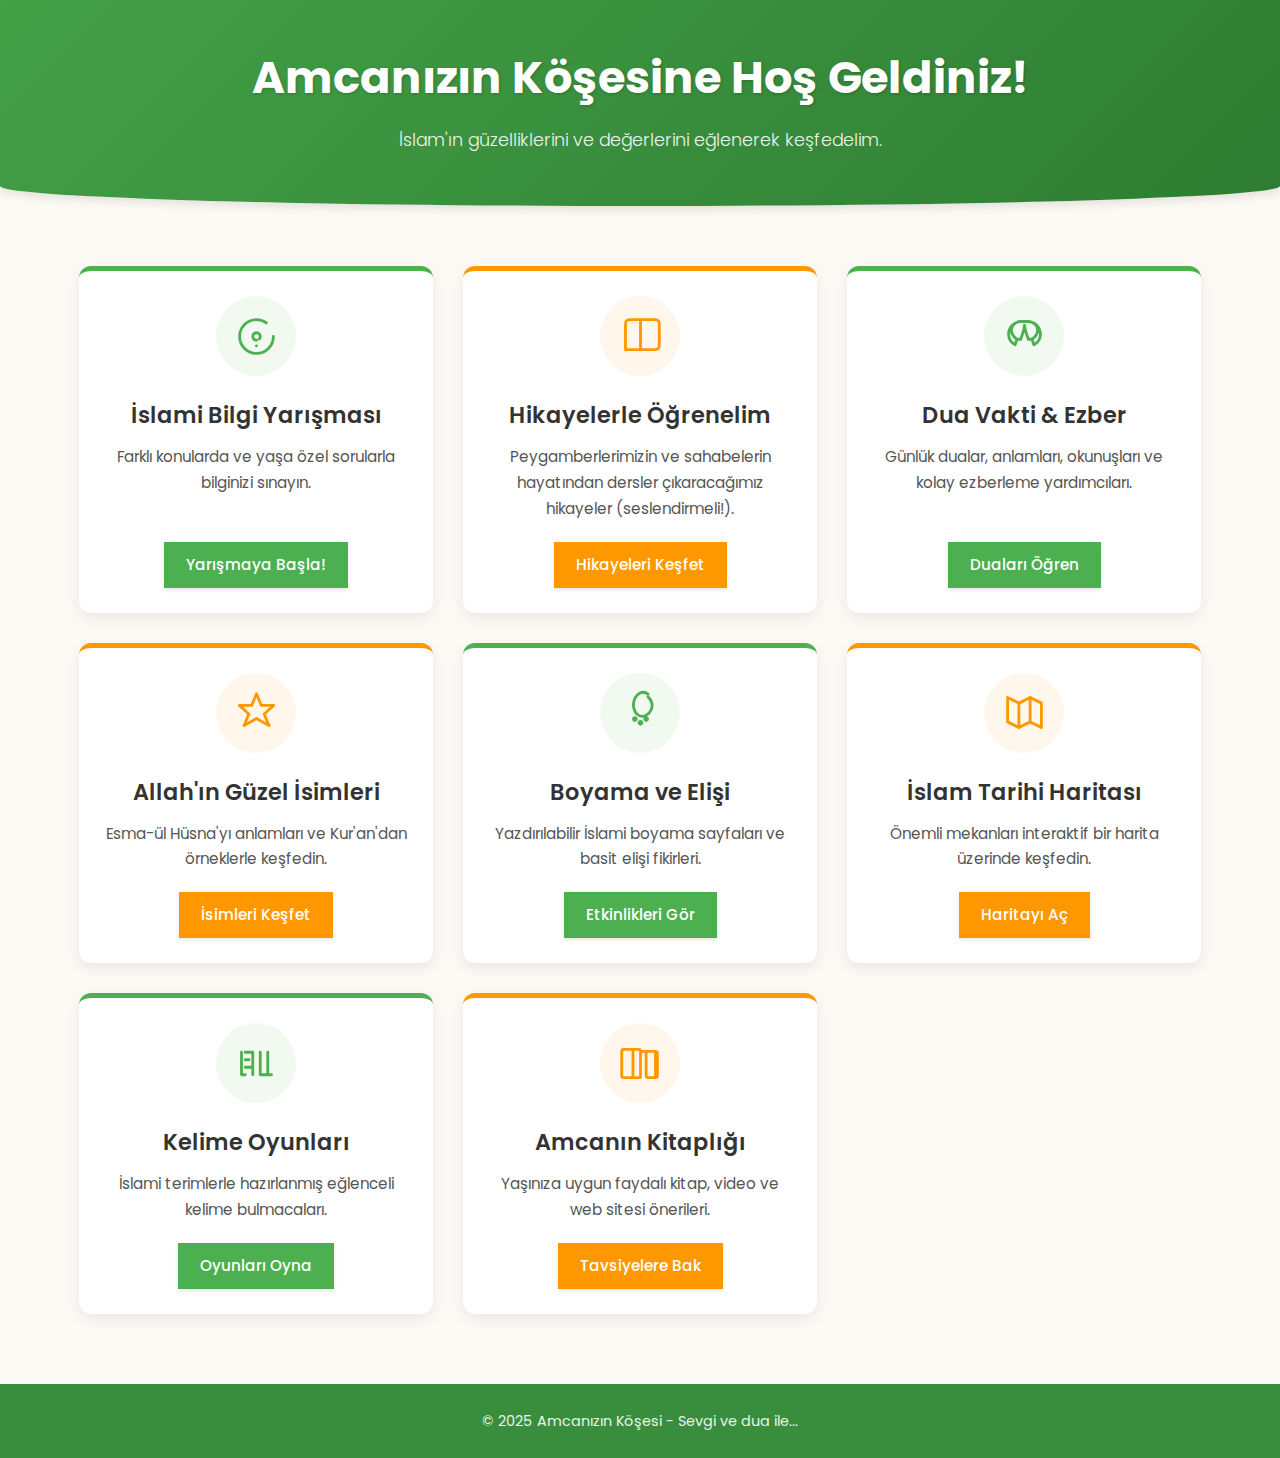
<file: index.html>
<!DOCTYPE html>
<html lang="tr">
<head>
    <meta charset="UTF-8">
    <meta name="viewport" content="width=device-width, initial-scale=1.0">
    <title>Amcanızın Köşesi - İslam'ı Birlikte Keşfedelim</title>
    <link rel="stylesheet" href="homepage-styles.css">
    <link rel="preconnect" href="https://fonts.googleapis.com">
    <link rel="preconnect" href="https://fonts.gstatic.com" crossorigin>
    <link href="https://fonts.googleapis.com/css2?family=Poppins:wght@300;400;500;600;700&display=swap" rel="stylesheet">
</head>
<body>

    <header class="main-header">
        <div class="container">
            <h1>Amcanızın Köşesine Hoş Geldiniz!</h1>
            <p class="subtitle">İslam'ın güzelliklerini ve değerlerini eğlenerek keşfedelim.</p>
        </div>
    </header>

    <main class="main-content">
        <div class="container">
            <section id="activity-grid" class="activity-grid">

                <div class="activity-card">
                    <div class="card-icon">
                        <svg class="icon-svg" width="50px" height="50px" viewBox="0 0 24 24" fill="none" xmlns="http://www.w3.org/2000/svg"><path d="M12 17V17.01M12 14C10.8954 14 10 13.1046 10 12C10 10.8954 10.8954 10 12 10C13.1046 10 14 10.8954 14 12C14 12.5214 13.8052 13.0013 13.4706 13.3665M21 12C21 16.9706 16.9706 21 12 21C7.02944 21 3 16.9706 3 12C3 7.02944 7.02944 3 12 3C13.9846 3 15.8096 3.63078 17.25 4.75" stroke="currentColor" stroke-width="1.5" stroke-linecap="round" stroke-linejoin="round"/></svg>
                    </div>
                    <h2 class="card-title">İslami Bilgi Yarışması</h2>
                    <p class="card-description">Farklı konularda ve yaşa özel sorularla bilginizi sınayın.</p>
                    <a href="/Yarismav2/" class="btn card-button">Yarışmaya Başla!</a>
                </div>

                <div class="activity-card">
                    <div class="card-icon">
                        <svg class="icon-svg" width="50px" height="50px" viewBox="0 0 24 24" fill="none" xmlns="http://www.w3.org/2000/svg"><path d="M4 19V6.2C4 5.0799 4 4.51984 4.21799 4.09202C4.40973 3.71569 4.71569 3.40973 5.09202 3.21799C5.51984 3 6.0799 3 7.2 3H12M4 19V6.2M4 19H18.8C19.9201 19 20.4802 19 20.908 18.782C21.2843 18.5903 21.5903 18.2843 21.782 17.908C22 17.4802 22 16.9201 22 15.8V6.2C22 5.0799 22 4.51984 21.782 4.09202C21.5903 3.71569 21.2843 3.40973 20.908 3.21799C20.4802 3 19.9201 3 18.8 3H12M4 19H12M12 3V19M12 3H7.2M18.8 3H16.8" stroke="currentColor" stroke-width="1.5" stroke-linecap="round" stroke-linejoin="round"/></svg>
                    </div>
                    <h2 class="card-title">Hikayelerle Öğrenelim</h2>
                    <p class="card-description">Peygamberlerimizin ve sahabelerin hayatından dersler çıkaracağımız hikayeler (seslendirmeli!).</p>
                    <a href="hikayeler.html" class="btn card-button">Hikayeleri Keşfet</a>
                </div>

                <div class="activity-card">
                    <div class="card-icon">
                         <svg class="icon-svg" width="50px" height="50px" viewBox="0 0 24 24" fill="none" xmlns="http://www.w3.org/2000/svg"><path d="M7 16.4563C4.93998 15.3849 3.54283 13.2171 3.5 10.8333C3.5 7.34756 5.97781 4.6283 9.08361 4.06036C9.38023 4 9.75 4.00001 10.042 4.00001M17 16.4563C19.06 15.3849 20.4572 13.2171 20.5 10.8333C20.5 7.34756 18.0222 4.6283 14.9164 4.06036C14.6198 4 14.25 4.00001 13.958 4.00001M10.042 4.00001C11.3 4.00001 12.7 4.00001 13.958 4.00001C16.5 4.00001 19 5.81734 19 8.49998C19 10.4255 17.7068 12.2835 16 13.4563M10.042 4.00001C7.50001 4 5.00001 5.81734 5.00001 8.49998C5.00001 10.4255 6.29321 12.2835 8.00001 13.4563M16 13.4563L17 16.4563M8.00001 13.4563L7 16.4563M12 6L12.4167 8.5M12 6L11.5833 8.5M11.5833 8.5L10 13.4563M12.4167 8.5L14 13.4563M14 13.4563L16 13.4563M10 13.4563H8.00001" stroke="currentColor" stroke-width="1.5" stroke-linecap="round" stroke-linejoin="round"/></svg>
                    </div>
                    <h2 class="card-title">Dua Vakti & Ezber</h2>
                    <p class="card-description">Günlük dualar, anlamları, okunuşları ve kolay ezberleme yardımcıları.</p>
                    <a href="dualar.html" class="btn card-button">Duaları Öğren</a>
                </div>

                <div class="activity-card">
                     <div class="card-icon">
                        <svg class="icon-svg" width="50px" height="50px" viewBox="0 0 24 24" fill="none" xmlns="http://www.w3.org/2000/svg"><path d="M12 2L14.5323 8.18237H21.1805L16.1141 12.8176L18.6464 19L12 15.1824L5.35363 19L7.8859 12.8176L2.81953 8.18237H9.46771L12 2Z" stroke="currentColor" stroke-width="1.5" stroke-linecap="round" stroke-linejoin="round"/></svg>
                    </div>
                    <h2 class="card-title">Allah'ın Güzel İsimleri</h2>
                    <p class="card-description">Esma-ül Hüsna'yı anlamları ve Kur'an'dan örneklerle keşfedin.</p>
                    <a href="esmaulhusna.html" class="btn card-button">İsimleri Keşfet</a>
                </div>

                 <div class="activity-card">
                     <div class="card-icon">
                        <svg class="icon-svg" width="50px" height="50px" viewBox="0 0 24 24" fill="none" xmlns="http://www.w3.org/2000/svg"><path d="M16 2.20686C14.4684 1.02406 12.3967 1.01476 10.8523 2.17591C10.131 2.71914 9.54501 3.42323 9.14757 4.23198C8.06901 6.44604 7.89107 9.4482 9.30879 11.8539C9.59622 12.3196 9.96135 12.7299 10.3858 13.0675C11.518 14.0031 13.369 14.3197 15.0583 13.4978C17.464 12.246 18.7063 9.20667 17.9304 6.59811C17.6064 5.4513 16.9355 4.42917 16 3.64306" stroke="currentColor" stroke-width="1.5" stroke-linecap="round" stroke-linejoin="round"/><path d="M10.5 15.5C10.5 16.3284 9.82843 17 9 17C8.17157 17 7.5 16.3284 7.5 15.5C7.5 14.6716 8.17157 14 9 14C9.82843 14 10.5 14.6716 10.5 15.5Z" fill="currentColor"/><path d="M13.5 17.5C13.5 18.3284 12.8284 19 12 19C11.1716 19 10.5 18.3284 10.5 17.5C10.5 16.6716 11.1716 16 12 16C12.8284 16 13.5 16.6716 13.5 17.5Z" fill="currentColor"/><path d="M16.5 15.5C16.5 16.3284 15.8284 17 15 17C14.1716 17 13.5 16.3284 13.5 15.5C13.5 14.6716 14.1716 14 15 14C15.8284 14 16.5 14.6716 16.5 15.5Z" fill="currentColor"/></svg>
                     </div>
                    <h2 class="card-title">Boyama ve Elişi</h2>
                    <p class="card-description">Yazdırılabilir İslami boyama sayfaları ve basit elişi fikirleri.</p>
                    <a href="boyama.html" class="btn card-button">Etkinlikleri Gör</a>
                </div>

                <div class="activity-card">
                     <div class="card-icon">
                         <svg class="icon-svg" width="50px" height="50px" viewBox="0 0 24 24" fill="none" xmlns="http://www.w3.org/2000/svg"><path d="M9 20L3 17V4L9 7M9 20L15 17M9 20V7M15 17L21 20V7L15 4M15 17V4M15 4L9 7" stroke="currentColor" stroke-width="1.5" stroke-linecap="round" stroke-linejoin="round"/></svg>
                     </div>
                    <h2 class="card-title">İslam Tarihi Haritası</h2>
                    <p class="card-description">Önemli mekanları interaktif bir harita üzerinde keşfedin.</p>
                    <a href="harita.html" class="btn card-button">Haritayı Aç</a>
                </div>

                 <div class="activity-card">
                     <div class="card-icon">
                         <svg class="icon-svg" width="50px" height="50px" viewBox="0 0 24 24" fill="none" xmlns="http://www.w3.org/2000/svg"><path d="M4 6V18H6M10 6V18M6 6H10M6 10H8M6 14H10M14 6V18M18 6V18H20M14 18H18" stroke="currentColor" stroke-width="1.5" stroke-linecap="round" stroke-linejoin="round"/></svg> </div>
                    <h2 class="card-title">Kelime Oyunları</h2>
                    <p class="card-description">İslami terimlerle hazırlanmış eğlenceli kelime bulmacaları.</p>
                    <a href="bulmaca.html" class="btn card-button">Oyunları Oyna</a>
                </div>

                 <div class="activity-card">
                     <div class="card-icon">
                         <svg class="icon-svg" width="50px" height="50px" viewBox="0 0 24 24" fill="none" xmlns="http://www.w3.org/2000/svg"><path d="M2 5.5V18.5C2 19.0523 2.44772 19.5 3 19.5H8M2 5.5C2 4.94772 2.44772 4.5 3 4.5H11C11.5523 4.5 12 4.94771 12 5.5V19.5M12 5.5H19C19.5523 5.5 20 5.94772 20 6.5V19.5M12 19.5H8M20 19.5H16C15.4477 19.5 15 19.0523 15 18.5V6.5C15 5.94771 15.4477 5.5 16 5.5H20C20.5523 5.5 21 5.94771 21 6.5V18.5C21 19.0523 20.5523 19.5 20 19.5M8 19.5V4.5" stroke="currentColor" stroke-width="1.5" stroke-linecap="round" stroke-linejoin="round"/></svg> </div>
                    <h2 class="card-title">Amcanın Kitaplığı</h2>
                    <p class="card-description">Yaşınıza uygun faydalı kitap, video ve web sitesi önerileri.</p>
                    <a href="tavsiyeler.html" class="btn card-button">Tavsiyelere Bak</a>
                </div>


            </section>
        </div>
    </main>

    <footer class="main-footer">
        <div class="container">
            <p>&copy; 2025 Amcanızın Köşesi - Sevgi ve dua ile...</p>
        </div>
    </footer>

    </body>
</html>
</file>
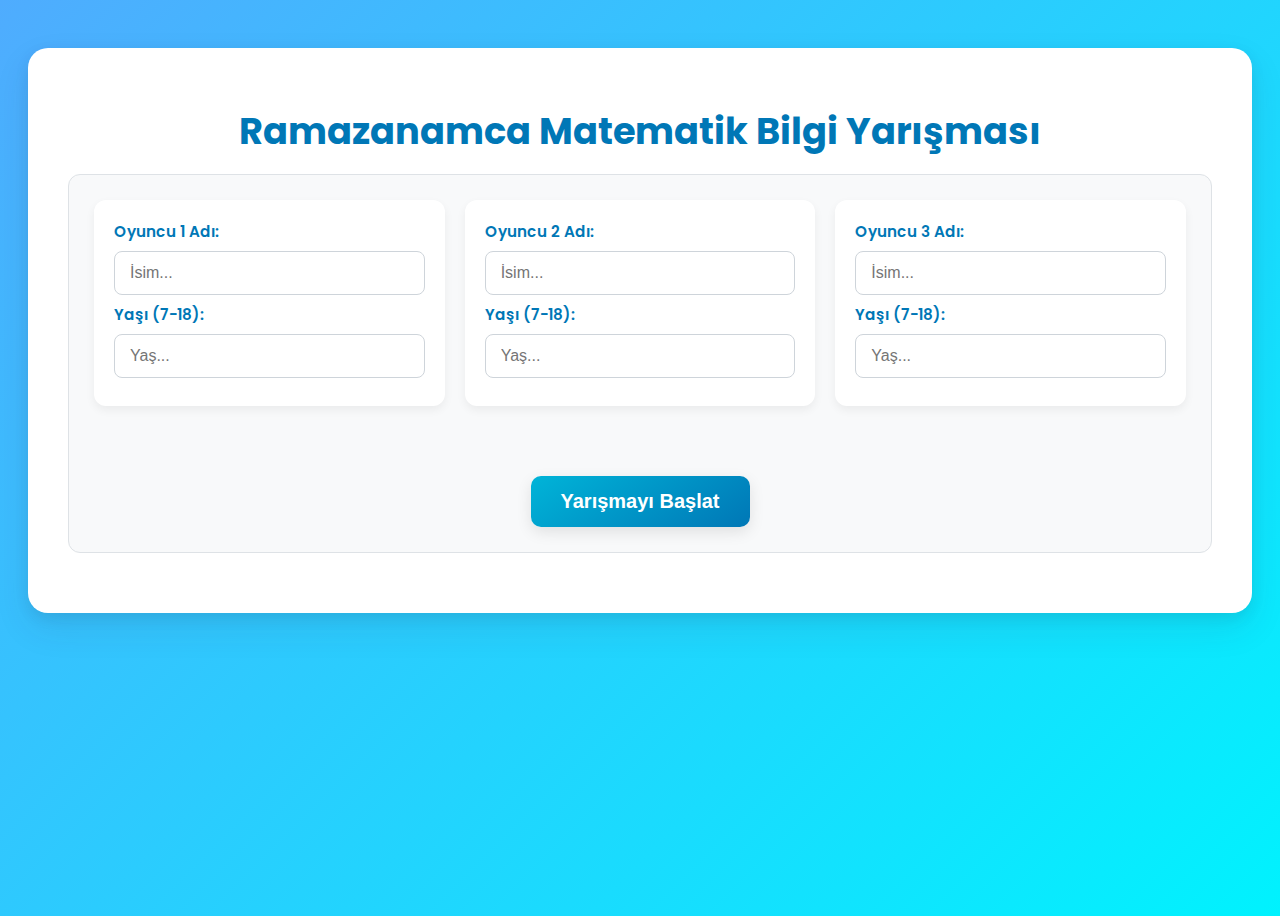
<file: matematik/index.html>
<!DOCTYPE html>
<html lang="tr">
<head>
    <meta charset="UTF-8">
    <meta name="viewport" content="width=device-width, initial-scale=1.0">
    <title>Ramazanamca Matematik Bilgi Yarışması</title>
    <link rel="stylesheet" href="styles.css">
    </head>
<body>
    <div id="quiz-container">
        <h1>Ramazanamca Matematik Bilgi Yarışması </h1>

        <div id="name-entry">
            <div class="player-input-group">
                <label for="player-1-name-input">Oyuncu 1 Adı:</label>
                <input type="text" id="player-1-name-input" placeholder="İsim..." maxlength="20">
                <label for="player-1-age-input">Yaşı (7-18):</label>
                <input type="number" id="player-1-age-input" min="7" max="18" placeholder="Yaş...">
            </div>
            <div class="player-input-group">
                <label for="player-2-name-input">Oyuncu 2 Adı:</label>
                <input type="text" id="player-2-name-input" placeholder="İsim..." maxlength="20">
                <label for="player-2-age-input">Yaşı (7-18):</label>
                <input type="number" id="player-2-age-input" min="7" max="18" placeholder="Yaş...">
            </div>
            <div class="player-input-group">
                <label for="player-3-name-input">Oyuncu 3 Adı:</label>
                <input type="text" id="player-3-name-input" placeholder="İsim..." maxlength="20">
                <label for="player-3-age-input">Yaşı (7-18):</label>
                <input type="number" id="player-3-age-input" min="7" max="18" placeholder="Yaş...">
            </div>
            <div id="confirm-container">
                <button id="confirm-names-button">Yarışmayı Başlat</button>
            </div>
            <p id="tts-support-warning" style="color: red; width: 100%; text-align: center; margin-top: 10px; display: none;">Tarayıcınız metin seslendirme özelliğini desteklemiyor olabilir. Anlatım seslendirilemeyecek.</p>
        </div>

        <div id="quiz-content">
            <div id="narration-area" style="display: none;">
                <p id="narration-info">Şimdi dikkatle dinleyin...</p>
                <button id="play-narration-btn">Anlatımı Seslendir</button>
            </div>
            <div id="loading-indicator">Sıradaki sorular hazırlanıyor...</div>
            <div id="scoreboard" style="display: none;">
                <h3>Skor Tablosu</h3>
                <ul id="scoreboard-list"></ul>
            </div>
            <div id="players-area">
                <div class="player-quiz-area" id="player-area-1">
                    <div class="player-info">
                        <span class="player-name" id="player-1-name-display">Oyuncu 1</span>
                        <span class="player-age" id="player-1-age-display">(Yaş)</span>
                    </div>
                    <div class="player-question" id="question-player-1">Soru yükleniyor...</div>
                    <div class="player-options" id="options-player-1"></div>
                    <div class="player-feedback" id="feedback-player-1"></div>
                </div>
                <div class="player-quiz-area" id="player-area-2">
                    <div class="player-info">
                         <span class="player-name" id="player-2-name-display">Oyuncu 2</span>
                         <span class="player-age" id="player-2-age-display">(Yaş)</span>
                    </div>
                    <div class="player-question" id="question-player-2">Soru yükleniyor...</div>
                    <div class="player-options" id="options-player-2"></div>
                    <div class="player-feedback" id="feedback-player-2"></div>
                </div>
                <div class="player-quiz-area" id="player-area-3">
                    <div class="player-info">
                        <span class="player-name" id="player-3-name-display">Oyuncu 3</span>
                        <span class="player-age" id="player-3-age-display">(Yaş)</span>
                    </div>
                    <div class="player-question" id="question-player-3">Soru yükleniyor...</div>
                    <div class="player-options" id="options-player-3"></div>
                    <div class="player-feedback" id="feedback-player-3"></div>
                </div>
            </div>
        </div>

        <div id="results">
            <h2>Yarışma Bitti!</h2>
            <div id="final-scores"></div>
            <p id="winner-info"></p>
            <button id="restart-button">Yeni Oyun (Yeni İsimlerle)</button>
        </div>
    </div>

    <script src="questions.js"></script>

    <script>
        document.addEventListener('DOMContentLoaded', () => {

            // --- SORU HAVUZU & SEGMENTLER DIŞARIDAN questions.js'den GELİYOR ---
            if (typeof questionPool === 'undefined' || typeof quizSegments === 'undefined') {
                 console.error("CRITICAL ERROR: questions.js could not be loaded or is missing data.");
                 // Kullanıcıya daha görünür bir hata mesajı gösterilebilir
                 const container = document.getElementById('quiz-container');
                 if (container) {
                    container.innerHTML = `<h1>Hata!</h1><p>Yarışma verileri (questions.js) yüklenemedi. Lütfen dosyanın doğru yerde olduğundan ve içeriğinin geçerli olduğundan emin olun. Sayfayı yenilemeyi deneyin.</p>`;
                    container.style.color = 'red';
                    container.style.textAlign = 'center';
                 }
                 return; // Hata durumunda scriptin geri kalanını çalıştırma
             }

            // --- Oyuncu Bilgileri ---
            const players = [
                { id: 1, name: "Oyuncu 1", age: 0, score: 0, answered: false, themeClass: '', currentQuestion: null },
                { id: 2, name: "Oyuncu 2", age: 0, score: 0, answered: false, themeClass: '', currentQuestion: null },
                { id: 3, name: "Oyuncu 3", age: 0, score: 0, answered: false, themeClass: '', currentQuestion: null }
            ];
            // --- Değişkenler ---
            let currentSegmentIndex = 0;
            let askedQuestionIds = []; // Sorulan soru ID'lerini tut

            // --- Element Referansları ---
            const nameEntrySection = document.getElementById('name-entry');
            const confirmNamesButton = document.getElementById('confirm-names-button');
            const ttsSupportWarning = document.getElementById('tts-support-warning');
            const quizContent = document.getElementById('quiz-content');
            const narrationArea = document.getElementById('narration-area');
            const narrationInfo = document.getElementById('narration-info');
            const playNarrationButton = document.getElementById('play-narration-btn');
            const scoreboardElement = document.getElementById('scoreboard');
            const scoreboardListElement = document.getElementById('scoreboard-list');
            const playersArea = document.getElementById('players-area');
            const loadingIndicator = document.getElementById('loading-indicator');
            const resultsElement = document.getElementById('results');
            const finalScoresElement = document.getElementById('final-scores');
            const restartButton = document.getElementById('restart-button');
            const winnerInfoElement = document.getElementById('winner-info');
            const nameInputs = []; const ageInputs = []; const nameDisplays = []; const ageDisplays = [];
            const playerAreaElements = []; const playerQuestionElements = []; const playerOptionsElements = []; const playerFeedbackElements = [];

            for (let i = 1; i <= 3; i++) {
                // Elementlerin varlığını kontrol etmek iyi bir pratik olabilir ama şimdilik varsayalım.
                nameInputs.push(document.getElementById(`player-${i}-name-input`));
                ageInputs.push(document.getElementById(`player-${i}-age-input`));
                nameDisplays.push(document.getElementById(`player-${i}-name-display`));
                ageDisplays.push(document.getElementById(`player-${i}-age-display`));
                playerAreaElements.push(document.getElementById(`player-area-${i}`));
                playerQuestionElements.push(document.getElementById(`question-player-${i}`));
                playerOptionsElements.push(document.getElementById(`options-player-${i}`));
                playerFeedbackElements.push(document.getElementById(`feedback-player-${i}`));
            }

             // --- Yardımcı Fonksiyonlar ---
             function shuffleArray(array) {
                  let currentIndex = array.length,  randomIndex;
                  while (currentIndex > 0) {
                      randomIndex = Math.floor(Math.random() * currentIndex);
                      currentIndex--;
                      [array[currentIndex], array[randomIndex]] = [array[randomIndex], array[currentIndex]];
                  }
                  return array;
              }

             function getThemeClass(age) {
                  if (age >= 7 && age <= 10) return 'theme-child';
                  if (age >= 11 && age <= 14) return 'theme-teen';
                  if (age >= 15 && age <= 18) return 'theme-young-adult';
                  return 'theme-default';
              }

              // Skor tablosunu güncelleme fonksiyonu (CSS uyumlu)
              function updateScoreboard() {
                  scoreboardListElement.innerHTML = '';
                  const sortedByIdPlayers = [...players].sort((a, b) => a.id - b.id);
                  sortedByIdPlayers.forEach(player => {
                      if (player.age >= 7 && player.age <= 18) {
                          const listItem = document.createElement('li');
                          // **DÜZELTME:** Tema sınıfını doğrudan li elementine ekle
                          listItem.classList.add(player.themeClass);

                          // Önceki skoru kontrol etmek için bir data attribute ekleyebiliriz (animasyon için)
                          const currentScore = player.score;
                          const prevScore = parseInt(listItem.dataset.prevScore || '0');
                          if (currentScore > prevScore) {
                              listItem.classList.add('score-update-animation');
                              // Animasyon bittikten sonra sınıfı kaldırmak iyi olabilir
                              listItem.addEventListener('animationend', () => {
                                  listItem.classList.remove('score-update-animation');
                              }, { once: true });
                          }
                          listItem.dataset.prevScore = currentScore;

                          // İçeriği ayarla
                          const nameSpan = `<span class="name">${player.name}</span>`; // span içinden tema sınıfı kaldırıldı
                          listItem.innerHTML = `${nameSpan}: <span class="score">${currentScore} Puan</span>`;
                          scoreboardListElement.appendChild(listItem);
                      }
                  });
              }

              // --- Quiz Akış Fonksiyonları ---

              function loadSegment(segmentIndex) {
                  if ('speechSynthesis' in window && window.speechSynthesis.speaking) {
                       window.speechSynthesis.cancel();
                  }

                  if (segmentIndex >= quizSegments.length) {
                       showResults(); return;
                  }
                  currentSegmentIndex = segmentIndex;
                  const segmentData = quizSegments[segmentIndex];

                  // Oyuncu alanlarını gizle ve sıfırla
                  playerAreaElements.forEach((el, index) => {
                      if(el) {
                          el.classList.remove('visible', 'answered-correct', 'answered-incorrect');
                          // Tema sınıfı initializeQuiz'de eklendiği için burada tekrar eklemeye gerek yok
                          // Alt ve üst border renkleri tema class'ı ve answered-* class'ları ile CSS'de yönetiliyor.
                          const feedbackEl = playerFeedbackElements[index];
                          if(feedbackEl) feedbackEl.textContent = '';
                      }
                  });
                  playersArea.style.display = 'none';

                  loadingIndicator.style.display = 'none';
                  narrationArea.style.display = 'block';
                  scoreboardElement.style.display = 'block';
                  narrationInfo.textContent = `Segment ${segmentIndex + 1}: "${segmentData.narrationTitle}" konusunu dinlemek için butona basın.`;
                  playNarrationButton.disabled = false;
                  playNarrationButton.textContent = "Anlatımı Seslendir";

                  updateScoreboard(); // Her segment başında skor tablosunu güncelle
              }

             function handleNarrationEnd() {
                  console.log("Seslendirme bitti, sorular yükleniyor...");
                  if(playNarrationButton) {
                       playNarrationButton.textContent = "Anlatım Bitti";
                       playNarrationButton.disabled = true;
                  }
                  if(narrationArea) narrationArea.style.display = 'none';
                  if(loadingIndicator) loadingIndicator.style.display = 'block';

                  setTimeout(() => {
                       loadQuestionsForPlayers(currentSegmentIndex);
                       if(loadingIndicator) loadingIndicator.style.display = 'none';
                       if(playersArea) playersArea.style.display = 'flex';
                       // Aktif oyuncu alanlarını animasyonla göster
                       players.forEach(player => {
                           if (player.age >= 7 && player.age <= 18) {
                               const areaEl = playerAreaElements[player.id - 1];
                               if(areaEl) areaEl.classList.add('visible');
                           }
                       });
                  }, 500); // Kısa bir bekleme süresi
              }

             function loadQuestionsForPlayers(segmentIdx) {
                  let currentRoundSelectedIds = [];

                  players.forEach(player => {
                       const playerIndex = player.id - 1;
                       const areaEl = playerAreaElements[playerIndex];
                       const optionsEl = playerOptionsElements[playerIndex];
                       const feedbackEl = playerFeedbackElements[playerIndex];
                       const questionEl = playerQuestionElements[playerIndex];

                       // Sadece aktif oyuncular için işlem yap
                       if (!(player.age >= 7 && player.age <= 18)) {
                           player.answered = true; // Aktif olmayanları cevaplamış say
                           if(areaEl) areaEl.style.display = 'none'; // Alanını gizle
                           return;
                       }

                       player.answered = false;
                       player.currentQuestion = null;

                       // Önceki turdan kalan sınıfları temizle
                       if(areaEl) areaEl.classList.remove('answered-correct', 'answered-incorrect');
                       if(optionsEl) optionsEl.innerHTML = ''; // Seçenekleri temizle (butonları yeniden oluşturacağız)
                       if(feedbackEl) feedbackEl.textContent = '';
                       if(questionEl) questionEl.textContent = 'Soru aranıyor...';
                       if(areaEl && areaEl.style.display === 'none') areaEl.style.display = 'flex'; // Alanın görünür olduğundan emin ol

                       // Uygun soruları filtrele
                       const suitableQuestions = questionPool.filter(q =>
                           q.segmentId === quizSegments[segmentIdx].segmentId &&
                           player.age >= q.minAge &&
                           player.age <= q.maxAge &&
                           !askedQuestionIds.includes(q.questionId) &&
                           !currentRoundSelectedIds.includes(q.questionId)
                       );

                       let questionData = null;
                       if (suitableQuestions.length > 0) {
                           questionData = suitableQuestions[Math.floor(Math.random() * suitableQuestions.length)];
                           player.currentQuestion = questionData;
                           askedQuestionIds.push(questionData.questionId);
                           currentRoundSelectedIds.push(questionData.questionId);

                           if (questionEl) questionEl.textContent = questionData.questionText;
                           if (optionsEl) {
                               const shuffledOptions = shuffleArray([...questionData.options]);
                               shuffledOptions.forEach(option => {
                                   const button = document.createElement('button');
                                   button.textContent = option;
                                   button.onclick = () => handleAnswer(player.id, option, button); // Buton referansını da gönder
                                   optionsEl.appendChild(button);
                               });
                           }
                       } else {
                           if (questionEl) questionEl.textContent = 'Size uygun soru bulunamadı.';
                           player.answered = true; // Soru bulunamayan da cevaplamış sayılır
                       }
                  });

                  checkRoundCompletion(); // Sorular yüklendikten sonra kontrol et
             }

             // Turun tamamlanıp tamamlanmadığını kontrol etme fonksiyonu
             function checkRoundCompletion() {
                  const activePlayers = players.filter(p => p.age >= 7 && p.age <= 18);
                  const allActiveAnswered = activePlayers.every(p => p.answered);

                  if (activePlayers.length === 0 || allActiveAnswered) {
                      console.log("Tur tamamlandı, sonraki segmente geçiliyor.");
                      if(loadingIndicator) loadingIndicator.style.display = 'block';
                      playerAreaElements.forEach(el => {
                          if(el) el.classList.remove('visible'); // Animasyonla gizle
                      });
                      setTimeout(() => {
                          if(playersArea) playersArea.style.display = 'none';
                          loadSegment(currentSegmentIndex + 1);
                      }, 1800); // Geri bildirimi görmek için bekleme süresi
                  }
             }

            // Cevap işleme fonksiyonu (CSS uyumlu)
            function handleAnswer(playerId, selectedOption, clickedButton) {
                 const player = players.find(p => p.id === playerId);
                 if (!player || player.answered || !player.currentQuestion || !(player.age >= 7 && player.age <= 18)) return;

                 player.answered = true;

                 const playerIndex = player.id - 1;
                 const feedbackEl = playerFeedbackElements[playerIndex];
                 const sectionEl = playerAreaElements[playerIndex];
                 const optionsContainer = playerOptionsElements[playerIndex];
                 const playerOptionButtons = optionsContainer?.getElementsByTagName('button');

                 if (!feedbackEl || !sectionEl || !optionsContainer || !playerOptionButtons) {
                     console.error(`Oyuncu ${playerId} için UI elementleri bulunamadı.`);
                     checkRoundCompletion(); // Hata olsa bile turu bitirme kontrolü yap
                     return;
                 }

                 const isCorrect = (selectedOption === player.currentQuestion.correctAnswer);
                 const correctAnswerText = player.currentQuestion.correctAnswer;

                 // Tüm butonları devre dışı bırak
                 for (let btn of playerOptionButtons) {
                     btn.disabled = true;
                     // Tıklanan butonu işaretle
                     if (btn === clickedButton) {
                         btn.classList.add(isCorrect ? 'selected-correct' : 'selected-incorrect');
                     }
                     // Eğer yanlış cevap verildiyse ve bu buton doğru cevap ise, onu da işaretle
                     if (!isCorrect && btn.textContent === correctAnswerText) {
                         btn.classList.add('reveal-correct');
                     }
                     // Diğer butonları biraz soldur (isteğe bağlı)
                     if (btn !== clickedButton && btn.textContent !== correctAnswerText) {
                        // btn.style.opacity = '0.6'; // CSS zaten disabled stili veriyor, bu gerekmeyebilir
                     }
                 }

                 // Geri bildirim metnini ve alanın alt border class'ını ayarla
                 if (isCorrect) {
                     player.score++;
                     feedbackEl.textContent = "Doğru!";
                     feedbackEl.className = 'player-feedback feedback-correct';
                     sectionEl.classList.add('answered-correct');
                 } else {
                     feedbackEl.textContent = `Yanlış! Doğru: ${correctAnswerText}`;
                     feedbackEl.className = 'player-feedback feedback-incorrect';
                     sectionEl.classList.add('answered-incorrect');
                 }

                 updateScoreboard(); // Skoru güncelle (ve animasyonu tetikle)
                 checkRoundCompletion(); // Turun bitip bitmediğini kontrol et
            }


            // Sonuçları gösterme fonksiyonu (CSS uyumlu)
            function showResults() {
                 if ('speechSynthesis' in window && window.speechSynthesis.speaking) {
                     window.speechSynthesis.cancel();
                 }
                 if(quizContent) quizContent.style.display = 'none';
                 if(resultsElement) resultsElement.style.display = 'block';
                 if(finalScoresElement) finalScoresElement.innerHTML = '';
                 let maxScore = -1;
                 let winners = [];

                 const activePlayers = players.filter(p => p.age >= 7 && p.age <= 18);
                 if (activePlayers.length === 0) {
                     if(winnerInfoElement) winnerInfoElement.textContent = "Yarışmaya katılan geçerli oyuncu bulunamadı.";
                     // Sonuç listesini boş bırak
                      if(finalScoresElement) finalScoresElement.innerHTML = '<p style="text-align: center; color: grey;">Gösterilecek skor yok.</p>';
                     return;
                 }

                 const sortedPlayers = [...activePlayers].sort((a, b) => b.score - a.score);

                 sortedPlayers.forEach(player => {
                     const resultLine = document.createElement('div');
                     resultLine.classList.add('result-line');
                     // **DÜZELTME:** Sonuç satırına tema sınıfını ekle
                     resultLine.classList.add(player.themeClass);

                     resultLine.innerHTML = `<span class="name">${player.name} (${player.age} yaş)</span> <span class="score">${player.score} Puan</span>`;
                     if(finalScoresElement) finalScoresElement.appendChild(resultLine);

                     // Kazananları belirle (0 puan da dahil)
                     if (player.score >= maxScore) {
                         if (player.score > maxScore) {
                             maxScore = player.score;
                             winners = [player.name];
                         } else { // player.score === maxScore
                             winners.push(player.name);
                         }
                     }
                 });

                 // Kazanan bilgisini ayarla
                 if(winnerInfoElement){
                      if (maxScore < 0 && activePlayers.length > 0) { // Eğer aktif oyuncu var ama max skor negatifse (yani hiç kimse skor alamadıysa veya başlangıçta kaldıysa)
                          winnerInfoElement.textContent = "Kimse puan alamadı!";
                      } else if (winners.length > 1) {
                          winnerInfoElement.textContent = `🏆 Kazananlar (Berabere): ${winners.join(', ')} (${maxScore} puan)! 🎉`;
                      } else if (winners.length === 1) {
                          winnerInfoElement.textContent = `🏆 Kazanan: ${winners[0]} (${maxScore} puan)! 🎉`;
                      } else {
                           winnerInfoElement.textContent = "Kazanan belirlenemedi."; // Beklenmedik durum
                      }
                 }
            }


             // Quiz'i başlatma ve isim/yaş kontrolü
             function initializeQuiz() {
                  let allAgesValid = true;
                  let playerCount = 0;

                  players.forEach((player, index) => {
                      const nameInput = nameInputs[index];
                      const ageInput = ageInputs[index];
                      const areaEl = playerAreaElements[index];

                      if (!nameInput || !ageInput || !areaEl) {
                          console.error(`Oyuncu ${index + 1} için UI elementleri eksik.`);
                          // Eksik element varsa bu oyuncu slotunu tamamen devre dışı bırak
                          player.age = 0;
                          if(areaEl) areaEl.style.display = 'none';
                          return;
                      }

                      const name = nameInput.value.trim();
                      const ageString = ageInput.value;

                      // Oyuncu slotu boşsa
                      if (name === '' && ageString === '') {
                          player.age = 0; player.score = 0; player.themeClass = '';
                          areaEl.style.display = 'none'; // Gizle
                          return;
                      }

                      // En az bir bilgi girilmişse oyuncu adayıdır
                      playerCount++;
                      player.name = name === '' ? `Oyuncu ${player.id}` : name;
                      const age = parseInt(ageString);

                      // Yaş kontrolü
                      if (isNaN(age) || age < 7 || age > 18) {
                          alert(`Oyuncu "${player.name}" için geçerli bir yaş (7-18) girmelisiniz.`);
                          ageInput.style.border = '2px solid red';
                          allAgesValid = false;
                          player.age = 0; // Geçersiz kıl
                          areaEl.style.display = 'flex'; // Input görünsün
                          areaEl.className = 'player-quiz-area'; // Temayı kaldır
                      } else {
                          player.age = age;
                          player.themeClass = getThemeClass(age);
                          ageInput.style.border = ''; // Hata işaretini kaldır
                          areaEl.style.display = 'flex'; // Göster
                           // Tema sınıfını burada uygula
                           areaEl.className = `player-quiz-area ${player.themeClass}`;
                           // Diğer UI güncellemeleri
                           const nameEl = nameDisplays[index];
                           const ageEl = ageDisplays[index];
                           if(nameEl) nameEl.textContent = player.name;
                           if(ageEl) ageEl.textContent = `(${player.age} yaş)`;
                      }
                      // Başlangıç skorları ve durumları sıfırla
                      player.score = 0;
                      player.answered = false;
                      player.currentQuestion = null;
                  });

                  const validPlayerCount = players.filter(p => p.age >= 7 && p.age <= 18).length;

                  if (!allAgesValid || validPlayerCount === 0) {
                       if (validPlayerCount === 0 && allAgesValid && playerCount > 0) alert("Lütfen en az bir oyuncu için geçerli bir yaş (7-18) girin.");
                       else if (validPlayerCount === 0 && playerCount === 0) alert("Lütfen en az bir oyuncu için isim ve yaş girin.");
                      return; // Başlatma
                   }

                  // Başlatmaya hazırız, UI geçişlerini yap
                  if(nameEntrySection) nameEntrySection.style.display = 'none';
                  if(resultsElement) resultsElement.style.display = 'none';
                  if(quizContent) quizContent.style.display = 'block';
                  startQuiz();
             }


             function startQuiz() {
                  askedQuestionIds = []; // Sorulan soruları sıfırla
                  currentSegmentIndex = 0; // İlk segmentten başla
                  // Skorlar initializeQuiz'da sıfırlandı
                  updateScoreboard(); // Başlangıç skor tablosunu göster
                  loadSegment(currentSegmentIndex); // İlk segmenti yükle
             }

             // İsim giriş ekranına dönme fonksiyonu
             function resetToNameEntry() {
                 if ('speechSynthesis' in window && window.speechSynthesis.speaking) {
                     window.speechSynthesis.cancel();
                 }
                 if(quizContent) quizContent.style.display = 'none';
                 if(resultsElement) resultsElement.style.display = 'none';
                 if(nameEntrySection) nameEntrySection.style.display = 'flex';

                 // Inputları temizle
                 nameInputs.forEach(input => { if(input) input.value = ''; });
                 ageInputs.forEach(input => { if(input) { input.value = ''; input.style.border = ''; } });

                 // Oyuncu alanlarını sıfırla ve göster (initializeQuiz gizlemesi gerekenleri gizleyecek)
                 playerAreaElements.forEach((el, index) => {
                     if(el) {
                         el.style.display = 'flex';
                         el.className = 'player-quiz-area'; // Tüm tema ve durum sınıflarını kaldır
                         const feedbackEl = playerFeedbackElements[index];
                         const questionEl = playerQuestionElements[index];
                         const optionsEl = playerOptionsElements[index];
                         const nameEl = nameDisplays[index];
                         const ageEl = ageDisplays[index];
                         if(feedbackEl) feedbackEl.textContent = '';
                         if(questionEl) questionEl.textContent = 'Soru yükleniyor...';
                         if(optionsEl) optionsEl.innerHTML = '';
                         if(nameEl) nameEl.textContent = `Oyuncu ${index + 1}`;
                         if(ageEl) ageEl.textContent = '(Yaş)';
                     }
                 });

                 // Skorbordu temizle ve gizle
                 if(scoreboardListElement) scoreboardListElement.innerHTML = '';
                 if(scoreboardElement) scoreboardElement.style.display = 'none';

                 checkTtsSupport(); // TTS desteğini kontrol et
             }

             // TTS Desteğini Kontrol Et
             function checkTtsSupport() {
                 const hasTts = 'speechSynthesis' in window && window.speechSynthesis;
                 if (ttsSupportWarning) {
                      ttsSupportWarning.style.display = hasTts ? 'none' : 'block';
                 }
                 if (playNarrationButton) {
                      playNarrationButton.disabled = false;
                      playNarrationButton.textContent = "Anlatımı Seslendir";
                 }
             }

            // --- Olay Dinleyicileri ---
             if (confirmNamesButton) {
                  confirmNamesButton.addEventListener('click', initializeQuiz);
             } else { console.error("confirm-names-button bulunamadı!"); }

             if (restartButton) {
                  restartButton.addEventListener('click', resetToNameEntry);
             } else { console.error("restart-button bulunamadı!"); }

             if (playNarrationButton) {
                  playNarrationButton.addEventListener('click', () => {
                      if (!('speechSynthesis' in window) || !window.speechSynthesis) {
                          alert("Tarayıcınız metin seslendirme özelliğini desteklemiyor.");
                          handleNarrationEnd(); return;
                      }
                       window.speechSynthesis.cancel();

                      if (!quizSegments[currentSegmentIndex]?.narrationText) {
                           console.error("Seslendirilecek metin bulunamadı!");
                           alert("Anlatım metni bulunamadı!");
                           handleNarrationEnd(); return;
                       }
                       const segmentData = quizSegments[currentSegmentIndex];
                       const utterance = new SpeechSynthesisUtterance(segmentData.narrationText);
                       utterance.lang = 'tr-TR'; utterance.rate = 0.9; utterance.pitch = 1;
                       utterance.onend = handleNarrationEnd;
                       utterance.onerror = (event) => {
                           console.error('TTS Hatası:', event);
                           alert(`Seslendirme sırasında bir hata oluştu: ${event.error}. Sorulara devam edilecek.`);
                           handleNarrationEnd(); // Hata olsa bile devam et
                       };
                       playNarrationButton.disabled = true; playNarrationButton.textContent = "Seslendiriliyor...";
                       window.speechSynthesis.speak(utterance);
                  });
             } else { console.error("play-narration-btn bulunamadı!"); }


            // --- Başlangıç ---
            resetToNameEntry(); // Uygulamayı başlat

        }); // DOMContentLoaded Sonu
    </script>

</body>
</html>
</file>
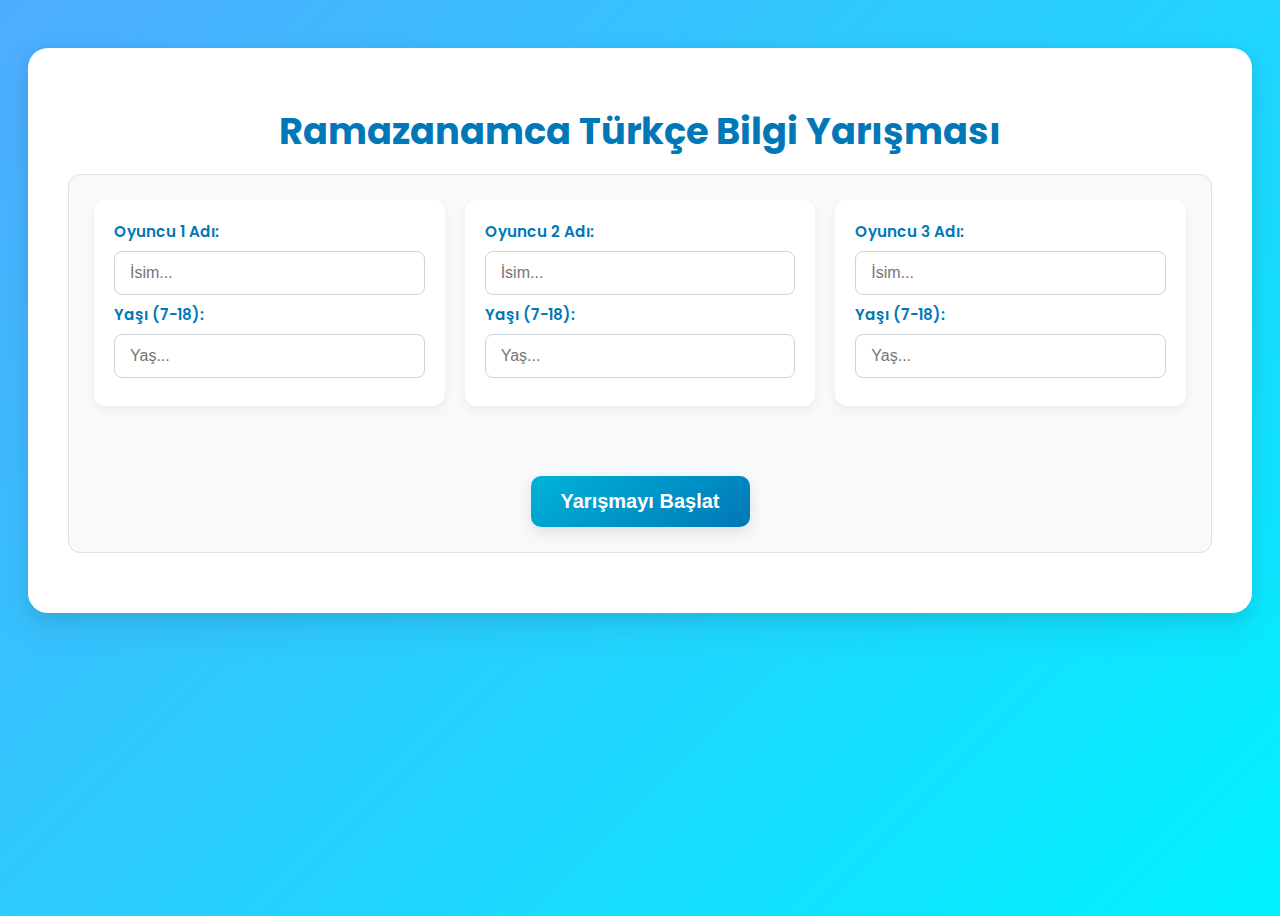
<file: turkce/index.html>
<!DOCTYPE html>
<html lang="tr">
<head>
    <meta charset="UTF-8">
    <meta name="viewport" content="width=device-width, initial-scale=1.0">
    <title>Ramazanamca Türkçe Bilgi Yarışması</title>
    <link rel="stylesheet" href="styles.css">
    </head>
<body>
    <div id="quiz-container">
        <h1>Ramazanamca Türkçe Bilgi Yarışması </h1>

        <div id="name-entry">
            <div class="player-input-group">
                 <label for="player-1-name-input">Oyuncu 1 Adı:</label>
                 <input type="text" id="player-1-name-input" placeholder="İsim..." maxlength="20">
                 <label for="player-1-age-input">Yaşı (7-18):</label>
                 <input type="number" id="player-1-age-input" min="7" max="18" placeholder="Yaş...">
             </div>
             <div class="player-input-group">
                 <label for="player-2-name-input">Oyuncu 2 Adı:</label>
                 <input type="text" id="player-2-name-input" placeholder="İsim..." maxlength="20">
                 <label for="player-2-age-input">Yaşı (7-18):</label>
                 <input type="number" id="player-2-age-input" min="7" max="18" placeholder="Yaş...">
             </div>
             <div class="player-input-group">
                 <label for="player-3-name-input">Oyuncu 3 Adı:</label>
                 <input type="text" id="player-3-name-input" placeholder="İsim..." maxlength="20">
                 <label for="player-3-age-input">Yaşı (7-18):</label>
                 <input type="number" id="player-3-age-input" min="7" max="18" placeholder="Yaş...">
             </div>
             <div id="confirm-container">
                 <button id="confirm-names-button">Yarışmayı Başlat</button>
             </div>
            <p id="tts-support-warning" class="tts-warning">Tarayıcınız metin seslendirme özelliğini desteklemiyor olabilir. Anlatım seslendirilemeyecek.</p>
        </div>

        <div id="quiz-content">
             <div id="narration-area" style="display: none;">
                 <p id="narration-info">Şimdi dikkatle dinleyin...</p>
                 <button id="play-narration-btn">Anlatımı Seslendir</button>
                 <button id="skip-narration-btn">Anlatımı Atla</button>
             </div>
             <div id="loading-indicator">Sıradaki sorular hazırlanıyor...</div>
             <div id="scoreboard" style="display: none;">
                 <h3>Skor Tablosu</h3>
                 <ul id="scoreboard-list"></ul>
             </div>
             <div id="players-area">
                <div class="player-quiz-area" id="player-area-1">
                     <div class="player-info">
                         <span class="player-name" id="player-1-name-display">Oyuncu 1</span>
                         <span class="player-age" id="player-1-age-display">(Yaş)</span>
                     </div>
                     <div class="player-question" id="question-player-1">Soru yükleniyor...</div>
                     <div class="player-options" id="options-player-1"></div>
                     <div class="player-feedback" id="feedback-player-1"></div>
                 </div>
                 <div class="player-quiz-area" id="player-area-2">
                     <div class="player-info">
                          <span class="player-name" id="player-2-name-display">Oyuncu 2</span>
                          <span class="player-age" id="player-2-age-display">(Yaş)</span>
                     </div>
                     <div class="player-question" id="question-player-2">Soru yükleniyor...</div>
                     <div class="player-options" id="options-player-2"></div>
                     <div class="player-feedback" id="feedback-player-2"></div>
                 </div>
                 <div class="player-quiz-area" id="player-area-3">
                     <div class="player-info">
                         <span class="player-name" id="player-3-name-display">Oyuncu 3</span>
                         <span class="player-age" id="player-3-age-display">(Yaş)</span>
                     </div>
                     <div class="player-question" id="question-player-3">Soru yükleniyor...</div>
                     <div class="player-options" id="options-player-3"></div>
                     <div class="player-feedback" id="feedback-player-3"></div>
                 </div>
             </div>
        </div>

        <div id="results">
            <h2>Yarışma Bitti!</h2>
             <div id="final-scores"></div>
             <p id="winner-info"></p>
             <button id="restart-button">Yeni Oyun (Yeni İsimlerle)</button>
        </div>
    </div>

    <script src="questions.js"></script>

    <script>
        document.addEventListener('DOMContentLoaded', () => {
            console.log("DOM Yüklendi, script başlıyor.");

            // --- VERİ KONTROLÜ ---
            if (typeof questionPool === 'undefined' || typeof quizSegments === 'undefined' || !Array.isArray(questionPool) || !Array.isArray(quizSegments)) {
                 console.error("CRITICAL ERROR: questionPool veya quizSegments yüklenemedi, tanımsız veya dizi değil.");
                 displayGlobalError("Yarışma verileri yüklenemedi veya geçersiz. Lütfen 'questions.js' dosyasını kontrol edin.");
                 return;
             }
            if (quizSegments.length === 0) {
                console.error("CRITICAL ERROR: quizSegments dizisi boş.");
                displayGlobalError("Yarışma segmentleri bulunamadı. Lütfen 'questions.js' dosyasını kontrol edin.");
                return;
            }
            console.log(`questions.js yüklendi: ${quizSegments.length} segment, ${questionPool.length} soru bulundu.`);


            // --- Oyuncu Bilgileri ---
            const players = [
                { id: 1, name: "Oyuncu 1", age: 0, score: 0, answered: false, themeClass: '', currentQuestion: null },
                { id: 2, name: "Oyuncu 2", age: 0, score: 0, answered: false, themeClass: '', currentQuestion: null },
                { id: 3, name: "Oyuncu 3", age: 0, score: 0, answered: false, themeClass: '', currentQuestion: null }
            ];
            // --- Değişkenler ---
            let currentSegmentIndex = 0;
            let askedQuestionIds = [];

            // --- Element Referansları (Kontrollü) ---
            const nameEntrySection = getElementOrFail('name-entry');
            const confirmNamesButton = getElementOrFail('confirm-names-button');
            const ttsSupportWarning = getElementOrFail('tts-support-warning');
            const quizContent = getElementOrFail('quiz-content');
            const narrationArea = getElementOrFail('narration-area');
            const narrationInfo = getElementOrFail('narration-info');
            const playNarrationButton = getElementOrFail('play-narration-btn');
            const skipNarrationButton = getElementOrFail('skip-narration-btn'); // Atlama butonu referansı
            const scoreboardElement = getElementOrFail('scoreboard');
            const scoreboardListElement = getElementOrFail('scoreboard-list');
            const playersArea = getElementOrFail('players-area');
            const loadingIndicator = getElementOrFail('loading-indicator');
            const resultsElement = getElementOrFail('results');
            const finalScoresElement = getElementOrFail('final-scores');
            const restartButton = getElementOrFail('restart-button');
            const winnerInfoElement = getElementOrFail('winner-info');

            const nameInputs = []; const ageInputs = []; const nameDisplays = []; const ageDisplays = [];
            const playerAreaElements = []; const playerQuestionElements = []; const playerOptionsElements = []; const playerFeedbackElements = [];
            let elementsMissing = false;

            for (let i = 1; i <= 3; i++) {
                nameInputs.push(getElementOrFail(`player-${i}-name-input`, true));
                ageInputs.push(getElementOrFail(`player-${i}-age-input`, true));
                nameDisplays.push(getElementOrFail(`player-${i}-name-display`, true));
                ageDisplays.push(getElementOrFail(`player-${i}-age-display`, true));
                playerAreaElements.push(getElementOrFail(`player-area-${i}`, true));
                playerQuestionElements.push(getElementOrFail(`question-player-${i}`, true));
                playerOptionsElements.push(getElementOrFail(`options-player-${i}`, true));
                playerFeedbackElements.push(getElementOrFail(`feedback-player-${i}`, true));
                if (!playerAreaElements[i-1]) elementsMissing = true;
            }

            if (elementsMissing || !nameEntrySection || !quizContent || !resultsElement || !skipNarrationButton) {
                console.error("Kritik HTML elementleri bulunamadı. Script durduruluyor.");
                displayGlobalError("Arayüz elementleri yüklenemedi. HTML yapısını kontrol edin.");
                return;
            }
            console.log("Tüm gerekli element referansları alındı.");


             // --- Yardımcı Fonksiyonlar ---
            function getElementOrFail(id, suppressError = false) {
                const element = document.getElementById(id);
                if (!element && !suppressError) { console.error(`Element with ID "${id}" not found!`); }
                return element;
            }
            function displayGlobalError(message) {
                const container = getElementOrFail('quiz-container');
                 if (container) { container.innerHTML = `<h1>Hata!</h1><p>${message}</p>`; container.style.color = 'red'; container.style.textAlign = 'center'; }
            }
             function shuffleArray(array) {
                 let currentIndex = array.length,  randomIndex;
                 while (currentIndex > 0) {randomIndex = Math.floor(Math.random() * currentIndex);currentIndex--;[array[currentIndex], array[randomIndex]] = [array[randomIndex], array[currentIndex]];}
                 return array;
             }
             function getThemeClass(age) {
                 if (age >= 7 && age <= 10) return 'theme-child';
                 if (age >= 11 && age <= 14) return 'theme-teen';
                 if (age >= 15 && age <= 18) return 'theme-young-adult';
                 return 'theme-default';
             }
             function updateScoreboard() {
                if (!scoreboardListElement) return; scoreboardListElement.innerHTML = '';
                const sortedByIdPlayers = [...players].sort((a, b) => a.id - b.id);
                sortedByIdPlayers.forEach(player => {
                    if (player.age >= 7 && player.age <= 18) {
                        const listItem = document.createElement('li');
                        listItem.className = player.themeClass || 'theme-default';
                        const nameSpan = document.createElement('span'); nameSpan.className = 'name'; nameSpan.textContent = player.name;
                        const scoreSpan = document.createElement('span'); scoreSpan.className = 'score'; scoreSpan.textContent = `${player.score} Puan`;
                        listItem.appendChild(nameSpan); listItem.appendChild(document.createTextNode(': ')); listItem.appendChild(scoreSpan);
                        scoreboardListElement.appendChild(listItem);
                    }
                });
                // console.log("Skor tablosu güncellendi."); // Çok sık loglamamak için kapatılabilir
             }

              // --- Quiz Akış Fonksiyonları ---

              function loadSegment(segmentIndex) {
                  console.log(`Segment ${segmentIndex + 1} yükleniyor.`);
                  if ('speechSynthesis' in window && window.speechSynthesis.speaking) { window.speechSynthesis.cancel(); console.log("Mevcut seslendirme iptal edildi."); }

                  if (segmentIndex >= quizSegments.length) { console.log("Tüm segmentler bitti, sonuçlar gösteriliyor."); showResults(); return; }
                  currentSegmentIndex = segmentIndex;
                  const segmentData = quizSegments[segmentIndex];
                  if (!segmentData) { console.error(`Segment verisi bulunamadı: index ${segmentIndex}`); displayGlobalError("Segment verisi hatası."); return; }

                  playersArea.style.display = 'none';
                  playerAreaElements.forEach((areaEl, index) => {
                      if (areaEl) { areaEl.classList.remove('visible', 'answered-correct', 'answered-incorrect'); const feedbackEl = playerFeedbackElements[index]; if(feedbackEl) feedbackEl.textContent = ''; }
                  });
                  //console.log("Oyuncu alanları gizlendi ve sıfırlandı.");

                  if (loadingIndicator) loadingIndicator.style.display = 'none';
                  if (narrationArea) narrationArea.style.display = 'block';
                  if (scoreboardElement) scoreboardElement.style.display = 'block';
                  if (narrationInfo) narrationInfo.textContent = `Segment ${segmentIndex + 1}: "${segmentData.narrationTitle || 'Başlıksız Konu'}" konusunu dinlemek için butona basın.`;

                  // Butonları etkinleştir
                  if (playNarrationButton) { playNarrationButton.disabled = false; playNarrationButton.textContent = "Anlatımı Seslendir"; }
                  if (skipNarrationButton) { skipNarrationButton.disabled = false; }

                  updateScoreboard();
              }

             function handleNarrationEnd() {
                  console.log("Anlatım bitti/atlandı, sorular yükleniyor...");
                  // Butonları devre dışı bırak
                  if(playNarrationButton) { playNarrationButton.textContent = "Anlatım Bitti"; playNarrationButton.disabled = true; }
                  if (skipNarrationButton) { skipNarrationButton.disabled = true; }

                  if(narrationArea) narrationArea.style.display = 'none';
                  if(loadingIndicator) loadingIndicator.style.display = 'block';

                  setTimeout(() => {
                       if(loadingIndicator) loadingIndicator.style.display = 'none';
                       loadQuestionsForPlayers(currentSegmentIndex);
                       if(playersArea) playersArea.style.display = 'flex';
                       //console.log("Oyuncu alanı gösteriliyor.");
                       players.forEach(player => {
                           if (player.age >= 7 && player.age <= 18) { const areaEl = playerAreaElements[player.id - 1]; if(areaEl) { areaEl.classList.add('visible'); } }
                       });
                       //console.log("Aktif oyuncu alanları 'visible' yapıldı.");
                  }, 300);
              }

            function loadQuestionsForPlayers(segmentIdx) {
                console.log(`Segment ${segmentIdx + 1} için sorular yükleniyor.`);
                let currentRoundSelectedIds = []; let activePlayerCount = 0;
                players.forEach(player => {
                    const playerIndex = player.id - 1; const areaEl = playerAreaElements[playerIndex]; const optionsEl = playerOptionsElements[playerIndex]; const feedbackEl = playerFeedbackElements[playerIndex]; const questionEl = playerQuestionElements[playerIndex];
                    if (!areaEl || !optionsEl || !feedbackEl || !questionEl) { console.error(`Oyuncu ${player.id} UI eksik!`); player.answered = true; return; }
                    if (!(player.age >= 7 && player.age <= 18)) { player.answered = true; areaEl.style.display = 'none'; /*console.log(`Oyuncu ${player.id} aktif değil.`);*/ return; }
                    activePlayerCount++; player.answered = false; player.currentQuestion = null;
                    areaEl.classList.remove('answered-correct', 'answered-incorrect'); optionsEl.innerHTML = ''; feedbackEl.textContent = ''; questionEl.textContent = 'Soru aranıyor...';
                    if (areaEl.style.display === 'none') { areaEl.style.display = 'flex'; /*console.log(`Oyuncu ${player.id} alanı gösterildi.`);*/ }
                    const suitableQuestions = questionPool.filter(q => q.segmentId === quizSegments[segmentIdx].segmentId && player.age >= q.minAge && player.age <= q.maxAge && !askedQuestionIds.includes(q.questionId) && !currentRoundSelectedIds.includes(q.questionId) );
                    //console.log(`Oyuncu ${player.id} (${player.age} yaş) için ${suitableQuestions.length} uygun soru bulundu.`);
                    if (suitableQuestions.length > 0) {
                        const questionData = suitableQuestions[Math.floor(Math.random() * suitableQuestions.length)]; player.currentQuestion = questionData; askedQuestionIds.push(questionData.questionId); currentRoundSelectedIds.push(questionData.questionId);
                        //console.log(`Oyuncu ${player.id} için seçilen soru ID: ${questionData.questionId}`);
                        questionEl.textContent = questionData.questionText;
                        const shuffledOptions = shuffleArray([...questionData.options]);
                        shuffledOptions.forEach(optionText => { const button = document.createElement('button'); button.textContent = optionText; button.onclick = (event) => { handleAnswer(player.id, optionText, event.target); }; optionsEl.appendChild(button); });
                        //console.log(`Oyuncu ${player.id} için seçenek butonları oluşturuldu.`);
                    } else { console.warn(`Oyuncu ${player.id} için uygun soru bulunamadı.`); questionEl.textContent = 'Size uygun soru bulunamadı.'; player.answered = true; }
                });
                if (activePlayerCount === 0 || players.filter(p => p.age >= 7 && p.age <= 18).every(p => p.answered)) { console.log("Soru yükleme sonrası tur tamamlama kontrolü."); checkRoundCompletion(); }
                else { console.log("Sorular yüklendi, cevap bekleniyor."); }
            }

            function checkRoundCompletion() {
                const activePlayers = players.filter(p => p.age >= 7 && p.age <= 18);
                const allActiveAnswered = activePlayers.length > 0 && activePlayers.every(p => p.answered);
                //console.log(`checkRoundCompletion: Aktif=${activePlayers.length}, Cevapladı=${allActiveAnswered}`);
                if (activePlayers.length === 0 || allActiveAnswered) {
                    console.log("Tur tamamlandı, geçiş başlıyor..."); if(loadingIndicator) loadingIndicator.style.display = 'block';
                    setTimeout(() => { playerAreaElements.forEach(el => { if(el && el.classList.contains('visible')) { el.classList.remove('visible'); } });
                        setTimeout(() => { if(playersArea) playersArea.style.display = 'none'; loadSegment(currentSegmentIndex + 1); }, 600); // CSS transition süresi
                    }, 1200); // Geri bildirim süresi
                }
            }

            function handleAnswer(playerId, selectedOption, clickedButton) {
                 //console.log(`Oyuncu ${playerId} cevap verdi: ${selectedOption}`);
                 const player = players.find(p => p.id === playerId);
                 if (!player || player.answered || !player.currentQuestion || !(player.age >= 7 && player.age <= 18)) return; // Hızlı çıkış kontrolleri
                 player.answered = true; //console.log(`Oyuncu ${playerId} 'answered' işaretlendi.`);
                 const playerIndex = player.id - 1; const feedbackEl = playerFeedbackElements[playerIndex]; const sectionEl = playerAreaElements[playerIndex]; const optionsContainer = playerOptionsElements[playerIndex];
                 if (!feedbackEl || !sectionEl || !optionsContainer || !clickedButton) { console.error(`handleAnswer UI eksik Oyuncu ${playerId}`); checkRoundCompletion(); return; }
                 const isCorrect = (selectedOption === player.currentQuestion.correctAnswer); const correctAnswerText = player.currentQuestion.correctAnswer; console.log(`Cevap ${isCorrect ? 'Doğru' : 'Yanlış'}. Doğru: ${correctAnswerText}`);
                 const buttons = optionsContainer.getElementsByTagName('button');
                 for (let btn of buttons) { btn.disabled = true; if (btn === clickedButton) { btn.classList.add(isCorrect ? 'selected-correct' : 'selected-incorrect'); } if (!isCorrect && btn.textContent === correctAnswerText) { btn.classList.add('reveal-correct'); } }
                 if (isCorrect) { player.score++; /*console.log(`Oyuncu ${playerId} skoru ${player.score} oldu.`);*/ feedbackEl.textContent = "Doğru!"; feedbackEl.className = 'player-feedback feedback-correct'; sectionEl.classList.remove('answered-incorrect'); sectionEl.classList.add('answered-correct'); }
                 else { feedbackEl.textContent = `Yanlış! Doğru: ${correctAnswerText}`; feedbackEl.className = 'player-feedback feedback-incorrect'; sectionEl.classList.remove('answered-correct'); sectionEl.classList.add('answered-incorrect'); }
                 updateScoreboard(); checkRoundCompletion();
            }

            function showResults() {
                console.log("Sonuçlar gösteriliyor."); if ('speechSynthesis' in window && window.speechSynthesis.speaking) { window.speechSynthesis.cancel(); } if(quizContent) quizContent.style.display = 'none'; if(resultsElement) resultsElement.style.display = 'block'; if(finalScoresElement) finalScoresElement.innerHTML = '';
                 let maxScore = -Infinity; let winners = []; const activePlayers = players.filter(p => p.age >= 7 && p.age <= 18);
                 if (activePlayers.length === 0) { console.log("Aktif oyuncu yok."); if(winnerInfoElement) winnerInfoElement.textContent = "Yarışmaya katılan oyuncu bulunamadı."; if(finalScoresElement) finalScoresElement.innerHTML = '<p class="no-score">Gösterilecek skor yok.</p>'; return; }
                 activePlayers.forEach(p => { if(p.score > maxScore) { maxScore = p.score; } }); console.log("En yüksek skor:", maxScore);
                 winners = activePlayers.filter(p => p.score === maxScore && maxScore >= 0).map(p => p.name); // Kazanan olmak için skor >= 0 olmalı
                 console.log("Kazanan(lar):", winners);
                 const sortedPlayers = [...activePlayers].sort((a, b) => b.score - a.score);
                 sortedPlayers.forEach(player => { const resultLine = document.createElement('div'); resultLine.classList.add('result-line'); resultLine.classList.add(player.themeClass || 'theme-default'); resultLine.innerHTML = `<span class="name">${player.name} (${player.age} yaş)</span> <span class="score">${player.score} Puan</span>`; if(finalScoresElement) finalScoresElement.appendChild(resultLine); });
                 if(winnerInfoElement){
                      // Kazanan mesajını sadece pozitif skor varsa veya 0 puanla berabere kalınmışsa anlamlı yapalım
                      if (maxScore < 0 || (maxScore === 0 && winners.length === 0) ) { // Kimse puan alamadıysa veya max skor < 0 ise
                           winnerInfoElement.textContent = "Kimse puan alamadı!";
                      } else if (winners.length > 1) {
                          winnerInfoElement.textContent = `🏆 Kazananlar (Berabere): ${winners.join(', ')} (${maxScore} puan)! 🎉`;
                      } else if (winners.length === 1) {
                          winnerInfoElement.textContent = `🏆 Kazanan: ${winners[0]} (${maxScore} puan)! 🎉`;
                      } else { // maxScore >= 0 ama winner yoksa (olmamalı ama kontrol)
                           winnerInfoElement.textContent = "Kimse puan alamadı!";
                      }
                 }
            }

             function initializeQuiz() {
                 console.log("Quiz başlatılıyor..."); let allAgesValid = true; let playerCount = 0; let validPlayerCount = 0;
                 players.forEach((player, index) => {
                     const nameInput = nameInputs[index]; const ageInput = ageInputs[index]; const areaEl = playerAreaElements[index]; const nameEl = nameDisplays[index]; const ageEl = ageDisplays[index];
                     if (!nameInput || !ageInput || !areaEl || !nameEl || !ageEl) { console.error(`Oyuncu ${index + 1} UI eksik.`); player.age = 0; if(areaEl) areaEl.style.display = 'none'; return; }
                     const name = nameInput.value.trim(); const ageString = ageInput.value;
                     if (name === '' && ageString === '') { player.age = 0; player.score = 0; player.themeClass = ''; areaEl.className = 'player-quiz-area'; areaEl.style.display = 'none'; return; }
                     playerCount++; player.name = name === '' ? `Oyuncu ${player.id}` : name; const age = parseInt(ageString);
                     if (isNaN(age) || age < 7 || age > 18) { alert(`Oyuncu "${player.name}" için geçerli yaş (7-18) girin.`); ageInput.style.border = '2px solid red'; allAgesValid = false; player.age = 0; player.themeClass = ''; areaEl.className = 'player-quiz-area'; areaEl.style.display = 'flex'; nameEl.textContent = player.name; ageEl.textContent = '(Geçersiz Yaş)'; }
                     else { validPlayerCount++; player.age = age; player.themeClass = getThemeClass(age); ageInput.style.border = ''; areaEl.style.display = 'flex'; areaEl.className = `player-quiz-area ${player.themeClass}`; nameEl.textContent = player.name; ageEl.textContent = `(${player.age} yaş)`; /*console.log(`Oyuncu ${player.id} geçerli.`);*/ }
                     player.score = 0; player.answered = false; player.currentQuestion = null;
                 });
                 if (!allAgesValid) { console.log("Geçersiz yaş, başlatılmadı."); return; }
                 if (validPlayerCount === 0) { console.log("Geçerli oyuncu yok, başlatılmadı."); if (playerCount > 0) alert("Geçerli yaş girin."); else alert("Oyuncu bilgisi girin."); return; }
                 console.log(`${validPlayerCount} oyuncu ile başlıyor.`);
                 if(nameEntrySection) nameEntrySection.style.display = 'none'; if(resultsElement) resultsElement.style.display = 'none'; if(quizContent) quizContent.style.display = 'block'; startQuiz();
             }

             function startQuiz() {
                 console.log("startQuiz çağrıldı."); askedQuestionIds = []; currentSegmentIndex = 0; updateScoreboard(); loadSegment(currentSegmentIndex);
             }

            function resetToNameEntry() {
                 console.log("resetToNameEntry çağrıldı."); if ('speechSynthesis' in window && window.speechSynthesis.speaking) { window.speechSynthesis.cancel(); } if(quizContent) quizContent.style.display = 'none'; if(resultsElement) resultsElement.style.display = 'none'; if(nameEntrySection) nameEntrySection.style.display = 'flex';
                 nameInputs.forEach(input => { if(input) input.value = ''; }); ageInputs.forEach(input => { if(input) { input.value = ''; input.style.border = ''; } });
                 playerAreaElements.forEach((el, index) => { if(el) { el.style.display = 'flex'; el.className = 'player-quiz-area'; const feedbackEl = playerFeedbackElements[index]; const questionEl = playerQuestionElements[index]; const optionsEl = playerOptionsElements[index]; const nameEl = nameDisplays[index]; const ageEl = ageDisplays[index]; if(feedbackEl) feedbackEl.textContent = ''; if(questionEl) questionEl.textContent = 'Soru yükleniyor...'; if(optionsEl) optionsEl.innerHTML = ''; if(nameEl) nameEl.textContent = `Oyuncu ${index + 1}`; if(ageEl) ageEl.textContent = '(Yaş)'; } });
                 if(scoreboardListElement) scoreboardListElement.innerHTML = ''; if(scoreboardElement) scoreboardElement.style.display = 'none'; checkTtsSupport(); console.log("Arayüz sıfırlandı.");
             }

             function checkTtsSupport() {
                 const hasTts = 'speechSynthesis' in window && window.speechSynthesis; if (ttsSupportWarning) { ttsSupportWarning.style.display = hasTts ? 'none' : 'block'; } if (playNarrationButton) { playNarrationButton.disabled = false; playNarrationButton.textContent = "Anlatımı Seslendir"; }
             }

            // --- Olay Dinleyicileri ---
             if (confirmNamesButton) { confirmNamesButton.addEventListener('click', initializeQuiz); } else { console.error("confirm-names-button bulunamadı!"); }
             if (restartButton) { restartButton.addEventListener('click', resetToNameEntry); } else { console.error("restart-button bulunamadı!"); }
             if (playNarrationButton) {
                 playNarrationButton.addEventListener('click', () => {
                    console.log("Anlatımı Seslendir butonuna tıklandı.");
                    if (!('speechSynthesis' in window) || !window.speechSynthesis) { alert("Tarayıcınız metin seslendirme özelliğini desteklemiyor."); handleNarrationEnd(); return; }
                    window.speechSynthesis.cancel();
                    if (!quizSegments[currentSegmentIndex]?.narrationText) { console.error("Seslendirilecek metin bulunamadı!"); alert("Anlatım metni bulunamadı!"); handleNarrationEnd(); return; }
                    const segmentData = quizSegments[currentSegmentIndex]; const utterance = new SpeechSynthesisUtterance(segmentData.narrationText);
                    utterance.lang = 'tr-TR'; utterance.rate = 0.9; utterance.pitch = 1;
                    utterance.onstart = () => { console.log("Seslendirme başladı."); if (skipNarrationButton) skipNarrationButton.disabled = true; }; // Atla'yı devredışı bırak
                    utterance.onend = () => { console.log("Seslendirme normal bitti."); handleNarrationEnd(); };
                    utterance.onerror = (event) => {
                         console.error('TTS Hatası:', event); alert(`Seslendirme hatası: ${event.error}. Sorulara devam edilecek.`);
                         if (skipNarrationButton) skipNarrationButton.disabled = true; // Hata durumunda da devredışı
                         handleNarrationEnd();
                    };
                    playNarrationButton.disabled = true; playNarrationButton.textContent = "Seslendiriliyor...";
                    if (skipNarrationButton) skipNarrationButton.disabled = true; // Oynatırken atla devredışı
                    window.speechSynthesis.speak(utterance);
                 });
             } else { console.error("play-narration-btn butonu bulunamadı!"); }

             if (skipNarrationButton) { // Atlama Butonu
                 skipNarrationButton.addEventListener('click', () => {
                    console.log("Anlatımı Atla butonuna tıklandı.");
                    if ('speechSynthesis' in window && window.speechSynthesis.speaking) { window.speechSynthesis.cancel(); console.log("Devam eden seslendirme iptal edildi."); }
                    handleNarrationEnd(); // Doğrudan sorulara geç
                 });
             } else { console.error("skip-narration-btn butonu bulunamadı!"); }


            // --- Başlangıç Noktası ---
            console.log("Başlangıç: resetToNameEntry çağrılıyor.");
            resetToNameEntry();

        }); // DOMContentLoaded Sonu
    </script>

</body>
</html>
</file>
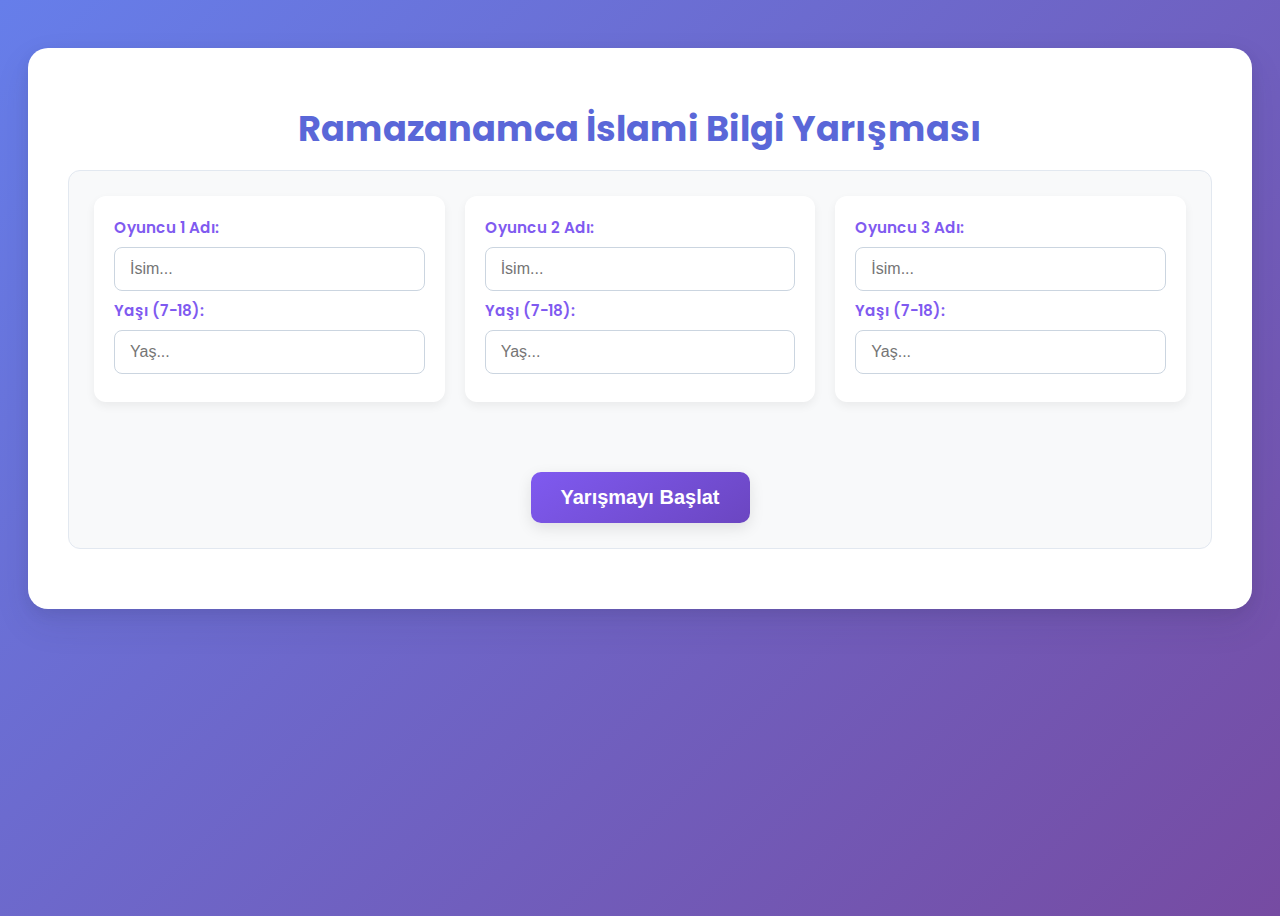
<file: Yarisma/index.html>
<!DOCTYPE html>
<html lang="tr">
<head>
    <meta charset="UTF-8">
    <meta name="viewport" content="width=device-width, initial-scale=1.0">
    <title>Ramazanamca İslami Bilgi Yarışması</title>
    <link rel="stylesheet" href="styles.css">
    </head>
<body>
    <div id="quiz-container">
        <h1>Ramazanamca İslami Bilgi Yarışması </h1>

        <div id="name-entry">
            <div class="player-input-group">
                 <label for="player-1-name-input">Oyuncu 1 Adı:</label>
                 <input type="text" id="player-1-name-input" placeholder="İsim..." maxlength="20">
                 <label for="player-1-age-input">Yaşı (7-18):</label>
                 <input type="number" id="player-1-age-input" min="7" max="18" placeholder="Yaş...">
             </div>
             <div class="player-input-group">
                 <label for="player-2-name-input">Oyuncu 2 Adı:</label>
                 <input type="text" id="player-2-name-input" placeholder="İsim..." maxlength="20">
                 <label for="player-2-age-input">Yaşı (7-18):</label>
                 <input type="number" id="player-2-age-input" min="7" max="18" placeholder="Yaş...">
             </div>
             <div class="player-input-group">
                 <label for="player-3-name-input">Oyuncu 3 Adı:</label>
                 <input type="text" id="player-3-name-input" placeholder="İsim..." maxlength="20">
                 <label for="player-3-age-input">Yaşı (7-18):</label>
                 <input type="number" id="player-3-age-input" min="7" max="18" placeholder="Yaş...">
             </div>
             <div id="confirm-container">
                 <button id="confirm-names-button">Yarışmayı Başlat</button>
             </div>
            <p id="tts-support-warning" style="color: red; width: 100%; text-align: center; margin-top: 10px; display: none;">Tarayıcınız metin seslendirme özelliğini desteklemiyor olabilir. Anlatım seslendirilemeyecek.</p>
        </div>

        <div id="quiz-content">
             <div id="narration-area" style="display: none;">
                <p id="narration-info">Şimdi dikkatle dinleyin...</p>
                <button id="play-narration-btn">Anlatımı Seslendir</button>
            </div>
            <div id="loading-indicator">Sıradaki sorular hazırlanıyor...</div>
            <div id="scoreboard" style="display: none;">
                 <h3>Skor Tablosu</h3>
                 <ul id="scoreboard-list"></ul>
            </div>
            <div id="players-area">
                 <div class="player-quiz-area" id="player-area-1">
                     <div class="player-info">
                         <span class="player-name" id="player-1-name-display">Oyuncu 1</span>
                         <span class="player-age" id="player-1-age-display">(Yaş)</span>
                     </div>
                     <div class="player-question" id="question-player-1">Soru yükleniyor...</div>
                     <div class="player-options" id="options-player-1"></div>
                     <div class="player-feedback" id="feedback-player-1"></div>
                 </div>
                 <div class="player-quiz-area" id="player-area-2">
                     <div class="player-info">
                          <span class="player-name" id="player-2-name-display">Oyuncu 2</span>
                          <span class="player-age" id="player-2-age-display">(Yaş)</span>
                     </div>
                     <div class="player-question" id="question-player-2">Soru yükleniyor...</div>
                     <div class="player-options" id="options-player-2"></div>
                     <div class="player-feedback" id="feedback-player-2"></div>
                 </div>
                 <div class="player-quiz-area" id="player-area-3">
                       <div class="player-info">
                           <span class="player-name" id="player-3-name-display">Oyuncu 3</span>
                           <span class="player-age" id="player-3-age-display">(Yaş)</span>
                       </div>
                       <div class="player-question" id="question-player-3">Soru yükleniyor...</div>
                       <div class="player-options" id="options-player-3"></div>
                       <div class="player-feedback" id="feedback-player-3"></div>
                 </div>
            </div>
        </div>

        <div id="results">
              <h2>Yarışma Bitti!</h2>
              <div id="final-scores"></div>
              <p id="winner-info"></p>
              <button id="restart-button">Yeni Oyun (Yeni İsimlerle)</button>
        </div>
    </div>

    <script src="questions.js"></script>

    <script>
        document.addEventListener('DOMContentLoaded', () => {

            // --- SORU HAVUZU & SEGMENTLER DIŞARIDAN questions.js'den GELİYOR ---
            // Bu değişkenlerin (questionPool, quizSegments) questions.js içinde tanımlı olduğunu varsayıyoruz.

            // --- Oyuncu Bilgileri ---
            const players = [
                { id: 1, name: "Oyuncu 1", age: 0, score: 0, answered: false, themeClass: '', currentQuestion: null },
                { id: 2, name: "Oyuncu 2", age: 0, score: 0, answered: false, themeClass: '', currentQuestion: null },
                { id: 3, name: "Oyuncu 3", age: 0, score: 0, answered: false, themeClass: '', currentQuestion: null }
            ];
            // --- Değişkenler ---
            let currentSegmentIndex = 0;
            let playersAnsweredCount = 0;
            let askedQuestionIds = []; // Sorulan soru ID'lerini tut

            // --- Element Referansları ---
            // (Referanslar aynı kalır, değişiklik yok)
            const nameEntrySection = document.getElementById('name-entry');
            const confirmNamesButton = document.getElementById('confirm-names-button');
            const ttsSupportWarning = document.getElementById('tts-support-warning');
            const quizContent = document.getElementById('quiz-content');
            const narrationArea = document.getElementById('narration-area');
            const narrationInfo = document.getElementById('narration-info');
            const playNarrationButton = document.getElementById('play-narration-btn');
            const scoreboardElement = document.getElementById('scoreboard');
            const scoreboardListElement = document.getElementById('scoreboard-list');
            const playersArea = document.getElementById('players-area');
            const loadingIndicator = document.getElementById('loading-indicator');
            const resultsElement = document.getElementById('results');
            const finalScoresElement = document.getElementById('final-scores');
            const restartButton = document.getElementById('restart-button');
            const winnerInfoElement = document.getElementById('winner-info');
            const nameInputs = []; const ageInputs = []; const nameDisplays = []; const ageDisplays = [];
            const playerAreaElements = []; const playerQuestionElements = []; const playerOptionsElements = []; const playerFeedbackElements = [];

            for (let i = 1; i <= 3; i++) {
                nameInputs.push(document.getElementById(`player-${i}-name-input`));
                ageInputs.push(document.getElementById(`player-${i}-age-input`));
                nameDisplays.push(document.getElementById(`player-${i}-name-display`));
                ageDisplays.push(document.getElementById(`player-${i}-age-display`));
                playerAreaElements.push(document.getElementById(`player-area-${i}`));
                playerQuestionElements.push(document.getElementById(`question-player-${i}`));
                playerOptionsElements.push(document.getElementById(`options-player-${i}`));
                playerFeedbackElements.push(document.getElementById(`feedback-player-${i}`));
            }

              // --- Fonksiyonlar (shuffleArray, updateScoreboard, getThemeClass vb. - Değişiklik Yok) ---
              // ... (Önceki cevapta verilen tüm JavaScript fonksiyonları buraya gelecek) ...
               function shuffleArray(array) {
                  let currentIndex = array.length,  randomIndex;
                  while (currentIndex > 0) {
                      randomIndex = Math.floor(Math.random() * currentIndex);
                      currentIndex--;
                      [array[currentIndex], array[randomIndex]] = [array[randomIndex], array[currentIndex]];
                  }
                  return array;
              }

              function updateScoreboard() {
                  scoreboardListElement.innerHTML = '';
                  const sortedByIdPlayers = [...players].sort((a, b) => a.id - b.id);
                  sortedByIdPlayers.forEach(player => {
                        // Sadece aktif (yaşı geçerli) oyuncuları skorbordda göster
                        if (player.age >= 7 && player.age <= 18) {
                            const listItem = document.createElement('li');
                            const nameSpan = `<span class="name ${player.themeClass}">${player.name}</span>`;
                            listItem.innerHTML = `${nameSpan}: <span class="score">${player.score} Puan</span>`;
                            scoreboardListElement.appendChild(listItem);
                        }
                  });
              }

              function getThemeClass(age) {
                  if (age >= 7 && age <= 10) return 'theme-child';
                  if (age >= 11 && age <= 14) return 'theme-teen';
                  if (age >= 15 && age <= 18) return 'theme-young-adult';
                  return 'theme-default'; // Gerekirse varsayılan tema
              }

               // Bu fonksiyon artık CSS değişkenlerini döndürmek yerine doğrudan CSS dosyasındaki
               // değişkenleri kullanacak şekilde stil ayarlaması yapar.
               // Fakat cevap borderlarını JS ile ayarladığımız için bir yardımcı fonksiyon tutabiliriz.
                function getThemeBorderColorVar(themeClass) {
                    switch (themeClass) {
                        case 'theme-child': return 'var(--theme-child-border)';
                        case 'theme-teen': return 'var(--theme-teen-border)';
                        case 'theme-young-adult': return 'var(--theme-young-adult-border)';
                        default: return 'transparent'; // Varsayılan veya hata durumu
                    }
              }


              function loadSegment(segmentIndex) {
                   if ('speechSynthesis' in window && window.speechSynthesis.speaking) {
                       window.speechSynthesis.cancel();
                   }

                   if (segmentIndex >= quizSegments.length) {
                       showResults(); return;
                   }
                   currentSegmentIndex = segmentIndex;
                   const segmentData = quizSegments[segmentIndex];
                    // Oyuncu alanlarını gizle (animasyon için opacity'yi sıfırla)
                    playerAreaElements.forEach(el => {
                        if(el) el.classList.remove('visible');
                    });
                    // Kısa bir gecikme sonrası display:none yapabiliriz ama genellikle opacity yeterli
                    playersArea.style.display = 'none'; // Flex'i kaldır


                   loadingIndicator.style.display = 'none';
                   narrationArea.style.display = 'block';
                   scoreboardElement.style.display = 'block';
                   narrationInfo.textContent = `Segment ${segmentIndex + 1}: "${segmentData.narrationTitle}" konusunu dinlemek için butona basın.`;
                   playNarrationButton.disabled = false;
                   playNarrationButton.textContent = "Anlatımı Seslendir";

                   // Önceki geri bildirimleri ve borderları temizle
                   players.forEach(player => {
                        // Sadece aktif oyuncuların elementlerini temizle
                        if (player.age >= 7 && player.age <= 18) {
                            const feedbackEl = playerFeedbackElements[player.id-1];
                            const areaEl = playerAreaElements[player.id-1];
                            if(feedbackEl) feedbackEl.textContent = '';
                            if(areaEl) {
                                // JS ile border rengini sıfırla
                                areaEl.style.borderTopColor = 'transparent';
                                areaEl.style.borderBottomColor = 'transparent';
                            }
                        }
                   });
                   updateScoreboard();
               }

               function handleNarrationEnd() {
                   console.log("Seslendirme bitti, sorular yükleniyor...");
                   if(playNarrationButton) { // Buton varsa güncelle
                        playNarrationButton.textContent = "Anlatım Bitti";
                        playNarrationButton.disabled = true;
                   }
                   if(narrationArea) narrationArea.style.display = 'none';
                   if(loadingIndicator) loadingIndicator.style.display = 'block';

                   setTimeout(() => {
                       loadQuestionsForPlayers(currentSegmentIndex);
                       if(loadingIndicator) loadingIndicator.style.display = 'none';
                       if(playersArea) playersArea.style.display = 'flex'; // Flex'i tekrar etkinleştir
                        // Aktif oyuncu alanlarını animasyonla göster
                       players.forEach(player => {
                            if (player.age >= 7 && player.age <= 18) {
                                const areaEl = playerAreaElements[player.id - 1];
                                if(areaEl) areaEl.classList.add('visible');
                            }
                       });

                   }, 500);
               }


               function loadQuestionsForPlayers(segmentIdx) {
                   playersAnsweredCount = 0;
                   let currentRoundSelectedIds = [];

                   if (typeof quizSegments === 'undefined' || typeof questionPool === 'undefined') {
                        console.error("HATA: Soru verileri (questions.js) yüklenemedi!");
                        alert("Kritik Hata: Soru verileri yüklenemedi. Lütfen sayfayı yenileyin ve questions.js dosyasının index.html ile aynı dizinde olduğundan emin olun.");
                        resetToNameEntry(); // Başlangıca dön
                        return;
                   }

                   players.forEach(player => {
                        // Sadece aktif oyuncular için soru yükle
                        if (!(player.age >= 7 && player.age <= 18)) {
                            player.answered = true; // Aktif olmayanları cevaplamış say
                            // playersAnsweredCount++; // Bunları sayıma eklemeyelim, sadece aktifler bitince tur biter
                            return; // Sonraki oyuncuya geç
                        }

                       player.answered = false;
                       player.currentQuestion = null;
                       const optionsEl = playerOptionsElements[player.id-1];
                       const feedbackEl = playerFeedbackElements[player.id-1];
                       const questionEl = playerQuestionElements[player.id-1];
                       const sectionEl = playerAreaElements[player.id-1];

                       if (optionsEl) optionsEl.innerHTML = '';
                       if (feedbackEl) feedbackEl.textContent = '';
                       if (questionEl) questionEl.textContent = 'Soru aranıyor...';
                       if (sectionEl) {
                            sectionEl.style.borderTopColor = 'transparent';
                            sectionEl.style.borderBottomColor = 'transparent';
                       }

                       const suitableQuestions = questionPool.filter(q =>
                           q.segmentId === quizSegments[segmentIdx].segmentId &&
                           player.age >= q.minAge &&
                           player.age <= q.maxAge &&
                           !askedQuestionIds.includes(q.questionId) &&
                           !currentRoundSelectedIds.includes(q.questionId)
                       );

                       let questionData = null;
                       if (suitableQuestions.length > 0) {
                           questionData = suitableQuestions[Math.floor(Math.random() * suitableQuestions.length)];
                           player.currentQuestion = questionData;
                           askedQuestionIds.push(questionData.questionId);
                           currentRoundSelectedIds.push(questionData.questionId);

                           if (questionEl) questionEl.textContent = questionData.questionText;
                           if (optionsEl) {
                               const shuffledOptions = shuffleArray([...questionData.options]);
                               shuffledOptions.forEach(option => {
                                   const button = document.createElement('button');
                                   button.textContent = option;
                                   button.onclick = () => handleAnswer(player.id, option);
                                   optionsEl.appendChild(button);
                               });
                           }
                       } else {
                           if (questionEl) questionEl.textContent = 'Size uygun soru bulunamadı.';
                           player.answered = true;
                            // playersAnsweredCount++; // Bunu burada artırmıyoruz, handleAnswer'da artırıyoruz
                       }
                   });

                    // Turun bitip bitmediğini kontrol et (sadece aktif oyunculara göre)
                    checkRoundCompletion();
               }

               // Yeni fonksiyon: Aktif oyuncuların hepsinin cevaplayıp cevaplamadığını kontrol eder
               function checkRoundCompletion() {
                    const activePlayers = players.filter(p => p.age >= 7 && p.age <= 18);
                    const allActiveAnswered = activePlayers.every(p => p.answered);

                    // Eğer aktif oyuncu yoksa veya hepsi cevapladıysa (veya soru bulamadıysa)
                    if (activePlayers.length === 0 || allActiveAnswered) {
                        console.log("Tur tamamlandı (aktif oyunculara göre), sonraki segmente geçiliyor.");
                        if(loadingIndicator) loadingIndicator.style.display = 'block';
                        // Oyuncu alanlarını animasyonla gizle
                        playerAreaElements.forEach(el => {
                            if(el) el.classList.remove('visible');
                        });
                        // Gecikmeli olarak display:none yap ve sonraki segmenti yükle
                        setTimeout(() => {
                            if(playersArea) playersArea.style.display = 'none';
                            loadSegment(currentSegmentIndex + 1);
                        }, 1800); // Geri bildirimi görmek için bekleme süresi
                    }
               }


               function handleAnswer(playerId, selectedOption) {
                   const player = players.find(p => p.id === playerId);
                   if (!player || player.answered || !player.currentQuestion || !(player.age >= 7 && player.age <= 18)) return; // Sadece aktif oyuncular cevaplayabilir

                   player.answered = true;
                   // playersAnsweredCount++; // Bu sayacı artık kullanmıyoruz, checkRoundCompletion var

                   const feedbackEl = playerFeedbackElements[player.id - 1];
                   const sectionEl = playerAreaElements[player.id - 1];
                   const playerOptionButtons = playerOptionsElements[player.id - 1]?.getElementsByTagName('button'); // Null check

                   if (!feedbackEl || !sectionEl || !playerOptionButtons) {
                       console.error(`Oyuncu ${playerId} için UI elementleri bulunamadı.`);
                       return;
                   }

                   for (let btn of playerOptionButtons) {
                       btn.disabled = true;
                       if (btn.textContent !== selectedOption) {
                            btn.style.opacity = '0.6';
                       }
                   }

                    const correctBorderColor = getThemeBorderColorVar(player.themeClass);
                    const incorrectBorderColor = 'var(--incorrect-border)';

                    if (selectedOption === player.currentQuestion.correctAnswer) {
                        player.score++;
                        feedbackEl.textContent = "Doğru!";
                        feedbackEl.className = 'player-feedback feedback-correct';
                         sectionEl.style.borderTopColor = correctBorderColor;
                         sectionEl.style.borderBottomColor = correctBorderColor;

                    } else {
                        feedbackEl.textContent = `Yanlış! Doğru: ${player.currentQuestion.correctAnswer}`;
                        feedbackEl.className = 'player-feedback feedback-incorrect';
                         sectionEl.style.borderTopColor = incorrectBorderColor;
                         sectionEl.style.borderBottomColor = incorrectBorderColor;
                    }

                   updateScoreboard();
                   checkRoundCompletion(); // Her cevaptan sonra turun bitip bitmediğini kontrol et
               }


               function showResults() {
                    if ('speechSynthesis' in window && window.speechSynthesis.speaking) {
                       window.speechSynthesis.cancel();
                    }
                   if(quizContent) quizContent.style.display = 'none';
                   if(resultsElement) resultsElement.style.display = 'block';
                   if(finalScoresElement) finalScoresElement.innerHTML = '';
                   let maxScore = -1;
                   let winners = [];

                   // Sadece aktif oyuncuları sırala ve göster
                   const activePlayers = players.filter(p => p.age >= 7 && p.age <= 18);
                   const sortedPlayers = [...activePlayers].sort((a, b) => b.score - a.score);

                   if (sortedPlayers.length === 0) {
                        if(winnerInfoElement) winnerInfoElement.textContent = "Yarışmaya katılan oyuncu bulunamadı.";
                        return;
                   }

                   sortedPlayers.forEach(player => {
                       const resultLine = document.createElement('div');
                       resultLine.classList.add('result-line');
                       resultLine.innerHTML = `<span class="name ${player.themeClass}">${player.name} (${player.age} yaş)</span> <span class="score">${player.score} Puan</span>`;
                       if(finalScoresElement) finalScoresElement.appendChild(resultLine);

                       if (player.score > maxScore) {
                           maxScore = player.score;
                           winners = [player.name];
                       } else if (player.score === maxScore && maxScore >= 0) {
                           winners.push(player.name);
                       }
                   });

                    if(winnerInfoElement){
                        if (maxScore <= 0 ) {
                                winnerInfoElement.textContent = "Kimse puan alamadı veya yeterli soru bulunamadı!";
                        } else if (winners.length > 1) {
                            winnerInfoElement.textContent = `🏆 Kazananlar (Berabere): ${winners.join(', ')} (${maxScore} puan)! 🎉`;
                        } else {
                            winnerInfoElement.textContent = `🏆 Kazanan: ${winners[0]} (${maxScore} puan)! 🎉`;
                        }
                    }
               }


                function initializeQuiz() {
                    let allAgesValid = true;
                    let playerCount = 0;

                    players.forEach((player, index) => {
                        const nameInput = nameInputs[index];
                        const ageInput = ageInputs[index];
                        const areaEl = playerAreaElements[player.id - 1]; // Alanı al

                        if (!nameInput || !ageInput) {
                            console.error(`Oyuncu ${index + 1} için input elementleri bulunamadı.`);
                            if(areaEl) areaEl.style.display = 'none'; // Hata varsa alanı gizle
                            return;
                        }

                        const name = nameInput.value.trim();
                        const ageString = ageInput.value;

                        // Oyuncu slotu boşsa veya sadece boşluk girilmişse
                        if (name === '' && ageString === '') {
                            player.age = 0; // Yaşı sıfırla (aktif değil)
                            player.score = 0;
                            player.themeClass = '';
                            if (areaEl) areaEl.style.display = 'none'; // Alanı gizle
                            return; // Sonraki oyuncuya geç
                        }

                        // İsim veya yaş girilmişse, geçerli bir oyuncu adayıdır
                        playerCount++;
                        player.name = name === '' ? `Oyuncu ${player.id}` : name;
                        const age = parseInt(ageString);

                        if (isNaN(age) || age < 7 || age > 18) {
                            alert(`Oyuncu "${player.name}" için geçerli bir yaş (7-18 arası) girmelisiniz veya alanı boş bırakmalısınız.`);
                            ageInput.style.border = '2px solid red';
                            allAgesValid = false;
                            player.age = 0; // Geçersiz yaş, oyuncu aktif değil
                            if (areaEl) areaEl.style.display = 'flex'; // Hata olsa da alanı gösterelim ki input görünsün
                        } else {
                            player.age = age; // Geçerli yaş
                            player.themeClass = getThemeClass(age);
                            ageInput.style.border = ''; // Hata işaretini kaldır
                             if (areaEl) areaEl.style.display = 'flex'; // Geçerli oyuncu, alanı göster
                        }
                        // Başlangıç skorları ve durumları sıfırla
                        player.score = 0;
                        player.answered = false;
                        player.currentQuestion = null;
                    });

                    // Yaşlarda hata varsa veya hiç geçerli oyuncu girilmemişse başlatma
                    if (!allAgesValid || playerCount === 0) {
                         if (playerCount === 0 && allAgesValid) alert("Lütfen en az bir oyuncu için isim ve yaş girin.");
                         return; // Başlatma
                     }


                    // Geçerli oyuncuların UI'larını güncelle (isim, yaş, tema class)
                    players.forEach((player) => {
                         if (player.age >= 7 && player.age <= 18) { // Sadece aktif oyuncular
                            const areaEl = playerAreaElements[player.id - 1];
                            const nameEl = nameDisplays[player.id - 1];
                            const ageEl = ageDisplays[player.id - 1];

                            if (areaEl) {
                                // className'i doğrudan ayarlamak daha temiz olabilir
                                areaEl.className = `player-quiz-area ${player.themeClass}`;
                                areaEl.style.display = 'flex'; // Emin olmak için tekrar göster
                                areaEl.style.borderTopColor = 'transparent';
                                areaEl.style.borderBottomColor = 'transparent';
                            } else { console.error(`player-area-${player.id} bulunamadı`); }

                            if (nameEl) { nameEl.textContent = player.name; }
                            else { console.error(`player-${player.id}-name-display bulunamadı`); }

                            if (ageEl) { ageEl.textContent = `(${player.age} yaş)`; }
                            else { console.error(`player-${player.id}-age-display bulunamadı`); }
                        } else {
                             // Aktif olmayan oyuncuların alanlarını gizle
                             const areaEl = playerAreaElements[player.id - 1];
                             if (areaEl) areaEl.style.display = 'none';
                        }
                    });


                    if(nameEntrySection) nameEntrySection.style.display = 'none';
                    if(resultsElement) resultsElement.style.display = 'none';
                    if(quizContent) quizContent.style.display = 'block';
                    startQuiz();
                }


                function startQuiz() {
                    askedQuestionIds = [];
                    currentSegmentIndex = 0;
                    // Skorlar initializeQuiz'da sıfırlandı
                    updateScoreboard(); // Başlangıç skorbordunu göster (sadece aktif oyuncularla)
                    loadSegment(currentSegmentIndex);
                }

                function resetToNameEntry() {
                    if ('speechSynthesis' in window && window.speechSynthesis.speaking) {
                       window.speechSynthesis.cancel();
                    }
                    if(quizContent) quizContent.style.display = 'none';
                    if(resultsElement) resultsElement.style.display = 'none';
                    if(nameEntrySection) nameEntrySection.style.display = 'flex'; // Tekrar flex yapalım

                     // Inputları temizle, borderları sıfırla
                     nameInputs.forEach(input => { if(input) input.value = ''; });
                     ageInputs.forEach(input => { if(input) { input.value = ''; input.style.border = ''; } });

                      // Tüm oyuncu alanlarını görünür yap (isim girişine hazır)
                      // Ancak initializeQuiz'de zaten boş olanlar gizlenecek, bu yüzden belki gereksiz.
                      // playerAreaElements.forEach(el => { if(el) el.style.display = 'flex'; });
                      // Skorbordu temizle
                      if(scoreboardListElement) scoreboardListElement.innerHTML = '';
                      if(scoreboardElement) scoreboardElement.style.display = 'none'; // Başlangıçta skor tablosunu gizle

                    checkTtsSupport();
                }

               function checkTtsSupport() {
                   const hasTts = 'speechSynthesis' in window && window.speechSynthesis;
                   const warningEl = document.getElementById('tts-support-warning');
                   if (warningEl) {
                        warningEl.style.display = hasTts ? 'none' : 'block';
                   }
                   // Oynatma butonu başlangıçta etkin olmalı
                   if (playNarrationButton) {
                       playNarrationButton.disabled = false;
                       playNarrationButton.textContent = "Anlatımı Seslendir";
                   }
               }

            // --- Olay Dinleyicileri ---
            // (Dinleyiciler aynı kalır, değişiklik yok)
             if (confirmNamesButton) {
                confirmNamesButton.addEventListener('click', initializeQuiz);
            } else { console.error("confirm-names-button bulunamadı!"); }

            if (restartButton) {
                restartButton.addEventListener('click', resetToNameEntry);
            } else { console.error("restart-button bulunamadı!"); }

            if (playNarrationButton) {
                playNarrationButton.addEventListener('click', () => {
                    if (!('speechSynthesis' in window) || !window.speechSynthesis) {
                        alert("Tarayıcınız metin seslendirme özelliğini desteklemiyor.");
                        handleNarrationEnd(); // Direkt sorulara geç
                        return;
                     }
                      window.speechSynthesis.cancel();

                    // Segment verisi kontrolü
                    if (typeof quizSegments === 'undefined' || !quizSegments[currentSegmentIndex] || !quizSegments[currentSegmentIndex].narrationText) {
                         console.error("Seslendirilecek metin bulunamadı veya segment verisi eksik!");
                         alert("Seslendirilecek anlatım metni bulunamadı!");
                         handleNarrationEnd(); // Hata olsa bile sorulara geçmeyi dene
                         return;
                    }
                    const segmentData = quizSegments[currentSegmentIndex];
                    const utterance = new SpeechSynthesisUtterance(segmentData.narrationText);
                    utterance.lang = 'tr-TR'; utterance.rate = 0.9; utterance.pitch = 1;

                    utterance.onend = handleNarrationEnd;
                    utterance.onerror = (event) => {
                        console.error('TTS Hatası:', event);
                        alert(`Seslendirme sırasında bir hata oluştu: ${event.error}. Sorulara devam edilecek.`);
                        playNarrationButton.textContent = "Hata!";
                        playNarrationButton.disabled = false;
                        handleNarrationEnd(); // Hata olsa bile soruları yükle
                    };

                    playNarrationButton.disabled = true; playNarrationButton.textContent = "Seslendiriliyor...";
                    window.speechSynthesis.speak(utterance);
                });
            } else { console.error("play-narration-btn bulunamadı!"); }


            // --- Başlangıç ---
             if (typeof quizSegments === 'undefined' || typeof questionPool === 'undefined') {
                console.error("HATA: Soru verileri (questions.js) yüklenemedi! Uygulama başlatılamıyor.");
                const container = document.getElementById('quiz-container');
                if(container) {
                    container.innerHTML = `<h1>Hata!</h1><p>Yarışma verileri yüklenemedi. Lütfen 'questions.js' dosyasının 'index.html' ile aynı klasörde olduğundan emin olun ve sayfayı yenileyin.</p>`;
                    container.style.color = 'red'; container.style.textAlign = 'center';
                }
             } else {
                resetToNameEntry();
             }

        }); // DOMContentLoaded Sonu
    </script>

</body>
</html>
</file>
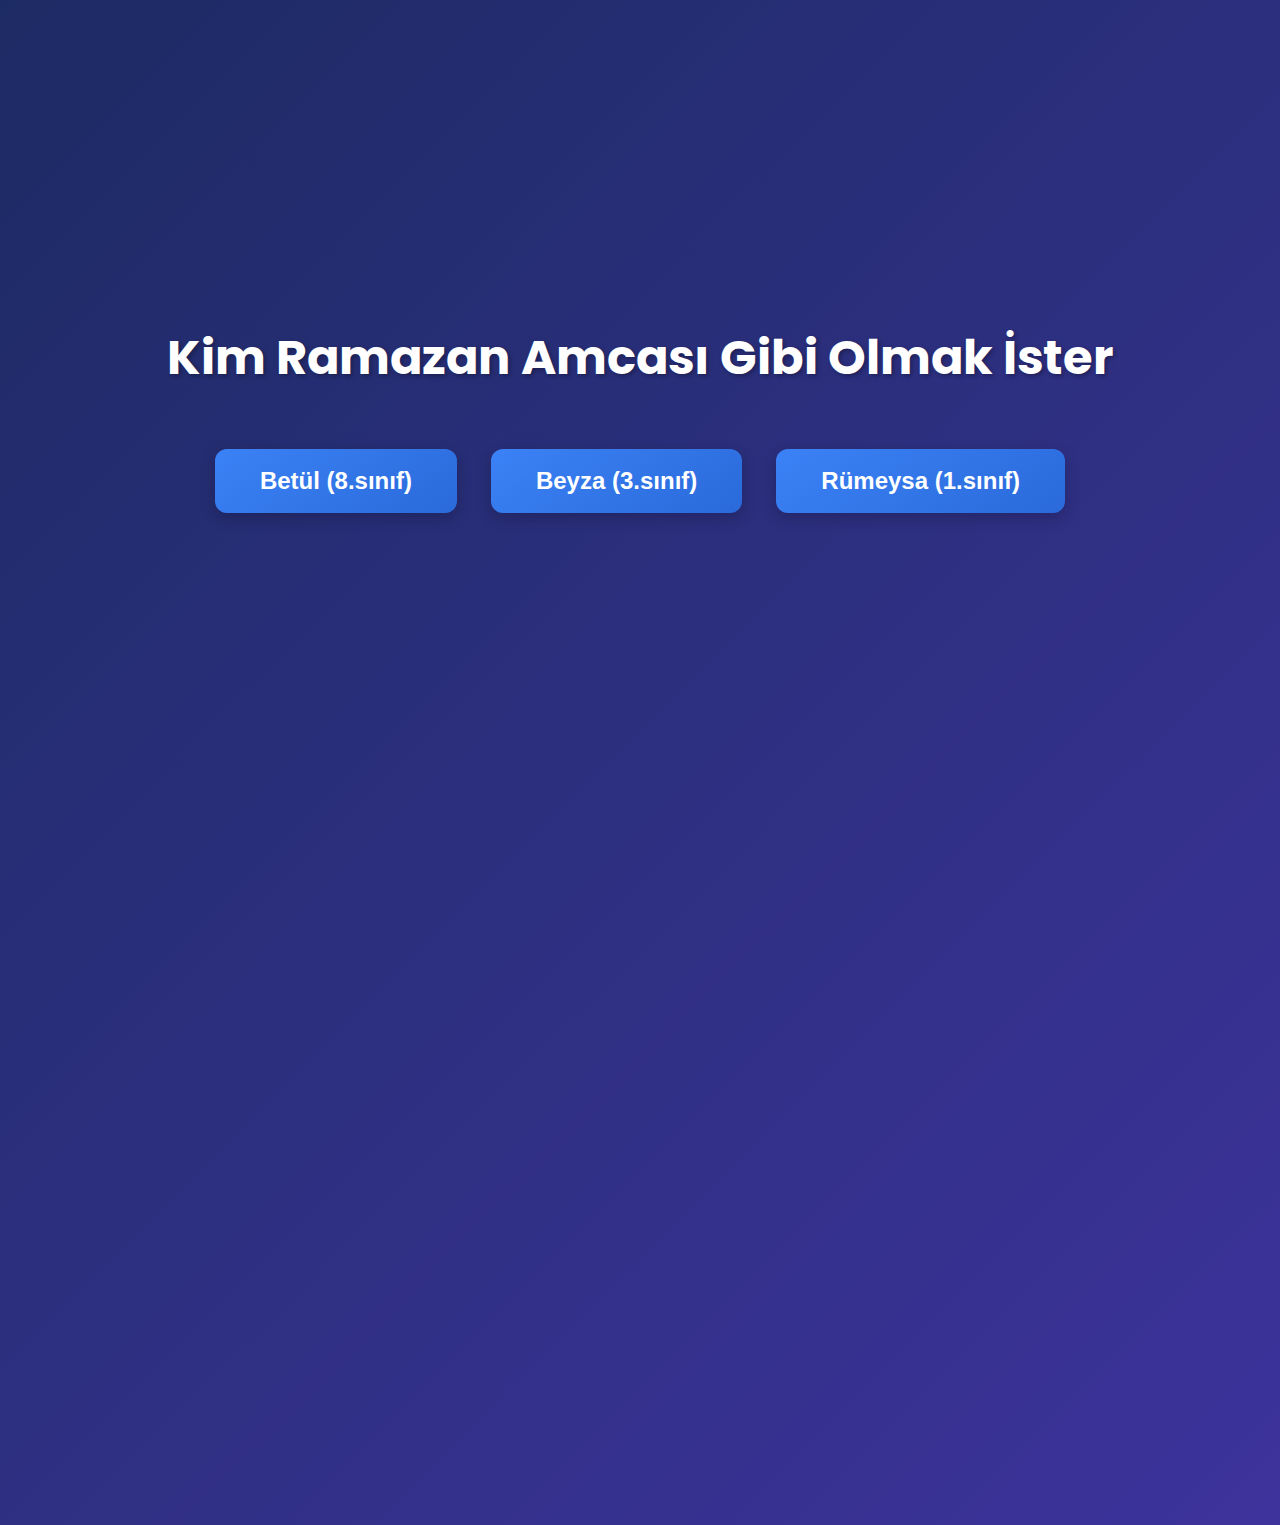
<file: kim milyoner copy.html>
<!DOCTYPE html>
<html lang="tr">
<head>
    <meta charset="UTF-8">
    <title>Kim Ramazan Amcası Gibi Olmak İster - Modern v7.1</title>
    <link rel="preconnect" href="https://fonts.googleapis.com">
    <link rel="preconnect" href="https://fonts.gstatic.com" crossorigin>
    <link href="https://fonts.googleapis.com/css2?family=Poppins:wght@300;400;600;700&display=swap" rel="stylesheet">
    <style>
        :root {
            --bg-grad-start: #1D2B64;
            --bg-grad-end: #3d339c;
            --container-bg: rgba(0, 0, 0, 0.4);
            --element-bg-dark: #0F172A;
            --element-bg-light: #1E293B;
            --text-light: #E2E8F0;
            --text-dark: #94A3B8;
            --accent-yellow: #FACC15;
            --accent-green: #22C55E;
            --accent-red: #EF4444;
            --accent-blue: #3B82F6;
            --font-family: 'Poppins', sans-serif;
            --transition-speed: 0.6s; /* Transition duration variable */
        }

        body {
            margin: 0; padding: 0; font-family: var(--font-family);
            background: linear-gradient(135deg, var(--bg-grad-start), var(--bg-grad-end));
            color: var(--text-light); min-height: 100vh;
            display: flex; flex-direction: column;
            overflow-x: hidden;
        }

        /* --- Transitions --- */
        /* Apply transition to elements that fade */
        #category-selection-container, #container {
            transition: opacity var(--transition-speed) ease-in-out;
        }
        .hidden-section {
            opacity: 0;
            pointer-events: none;
            /* position: absolute; Remove if causing layout issues */
        }
        .visible-section {
            opacity: 1;
            pointer-events: auto;
        }

        /* --- Category Selection --- */
        #category-selection-container {
            width: 100%; text-align: center; padding: 50px 20px;
            display: flex; justify-content: center; align-items: center;
            min-height: 90vh; flex-direction: column;
            box-sizing: border-box;
             /* Starts visible */
        }
        /* Other category styles remain the same */
         #category-selection h2 { margin-bottom: 40px; font-size: 3em; font-weight: 700; color: #fff; text-shadow: 2px 2px 4px rgba(0,0,0,0.3); }
         #category-selection button { margin: 15px; padding: 18px 45px; font-size: 1.5em; font-weight: 600; border: none; border-radius: 12px; background: linear-gradient(145deg, var(--accent-blue), #2a6ada); color: #fff; cursor: pointer; transition: all 0.3s ease; box-shadow: 0 5px 15px rgba(0, 0, 0, 0.2); }
         #category-selection button:hover { background: linear-gradient(145deg, #2a6ada, var(--accent-blue)); transform: translateY(-3px) scale(1.03); box-shadow: 0 8px 20px rgba(43, 98, 218, 0.4); }


        /* --- Game Content Area --- */
        #container {
            display: flex; flex: 1; padding: 20px; gap: 20px;
            flex-wrap: wrap;
             /* Starts hidden */
        }
        #game-content {
            width: 100%; display: flex; flex-wrap: inherit; gap: inherit;
            /* No opacity here, controlled by parent #container */
        }

        /* --- Scoreboard --- */
        #scoreboard {
            width: 220px; background-color: var(--container-bg);
            border-radius: 12px; padding: 15px;
            max-height: calc(100vh - 120px); overflow-y: auto;
            box-shadow: 0 4px 10px rgba(0,0,0,0.3);
            margin-bottom: 20px;
            scrollbar-width: thin;
            scrollbar-color: var(--accent-yellow) transparent;
        }
         #scoreboard::-webkit-scrollbar { width: 8px; }
         #scoreboard::-webkit-scrollbar-track { background: transparent; }
         #scoreboard::-webkit-scrollbar-thumb { background-color: var(--accent-yellow); border-radius: 10px; border: 2px solid transparent; background-clip: content-box;}
         #scoreboard ul { list-style: none; padding: 0; margin: 0; }
         #scoreboard li { padding: 10px 8px; text-align: left; border-bottom: 1px solid rgba(255, 255, 255, 0.1); font-size: 1em; font-weight: 400; transition: background-color 0.3s, color 0.3s, transform 0.2s; color: var(--text-dark); display: flex; justify-content: space-between; }
         #scoreboard li span:first-child { color: var(--text-light); font-weight: 600; margin-right: 10px; min-width: 20px; display: inline-block; text-align: right; }
         #scoreboard li span:last-child { color: var(--text-light); font-weight: 600; }
         #scoreboard li.active { background-color: var(--accent-yellow); color: var(--element-bg-dark) !important; font-weight: 700; border-radius: 6px; transform: scale(1.05); }
         #scoreboard li.active span { color: var(--element-bg-dark) !important; }
         #scoreboard li.passed { opacity: 0.5; }
         #scoreboard li.baraj { font-weight: 600; color: var(--accent-yellow); border-top: 1px dashed var(--accent-yellow); margin-top: 8px; padding-top: 8px;}
         #scoreboard li.baraj span { color: var(--accent-yellow); }
         #scoreboard li.baraj.passed { color: var(--text-dark); border-top-color: var(--text-dark); opacity: 0.6;}
         #scoreboard li.baraj.passed span { color: var(--text-dark); }

        /* --- Game Area --- */
        #game-area { flex: 1; background: var(--container-bg); border-radius: 12px; padding: 25px; display: flex; flex-direction: column; box-shadow: 0 4px 10px rgba(0,0,0,0.3); min-width: 320px; }
        #quiz { text-align: center; flex: 1; display: flex; flex-direction: column; justify-content: space-between; }
        #quiz-content { flex-grow: 1; display: flex; flex-direction: column; justify-content: center; }

        /* --- Question Bar, Answers, Timer, Feedback, Reward, Lifelines --- */
        /* Styles for these elements remain unchanged from the previous version */
         #question-bar { margin: 25px auto; background: linear-gradient(to right, var(--element-bg-dark), var(--element-bg-light)); padding: 20px 25px; border-radius: 10px; width: 95%; font-size: 1.6em; font-weight: 600; min-height: 80px; display: flex; align-items: center; justify-content: center; line-height: 1.5; box-shadow: 0 5px 12px rgba(0, 0, 0, 0.4); color: #fff; text-align: center; }
         .answers { width: 98%; margin: 20px auto 0 auto; display: flex; flex-wrap: wrap; justify-content: space-between; gap: 15px; }
         .answer { position: relative; width: calc(50% - 8px); background: linear-gradient(to right, var(--element-bg-light), var(--element-bg-dark)); border: 1px solid transparent; border-radius: 30px; margin-bottom: 0; padding: 18px 15px; cursor: pointer; display: flex; align-items: center; transition: all 0.3s ease; box-sizing: border-box; min-height: 70px; box-shadow: 0 3px 8px rgba(0, 0, 0, 0.3); }
         .answer:hover:not(.disabled) { background: linear-gradient(to right, var(--accent-blue), #2a6ada); transform: translateY(-2px) scale(1.01); box-shadow: 0 6px 15px rgba(59, 130, 246, 0.3); border-color: rgba(255, 255, 255, 0.5); }
         .answer.selected { background: linear-gradient(to right, var(--accent-yellow), #eab308) !important; color: var(--element-bg-dark); transform: scale(1.03); border-color: var(--element-bg-dark); }
         .answer.selected .answer-label, .answer.selected .answer-text { color: var(--element-bg-dark); }
         .answer.correct { background: linear-gradient(to right, var(--accent-green), #16a34a) !important; color: #fff !important; border-color: #fff; }
         .answer.correct .answer-label, .answer.correct .answer-text { color: #fff !important; }
         .answer.wrong { background: linear-gradient(to right, var(--accent-red), #dc2626) !important; color: #fff !important; animation: blink 0.7s infinite; border-color: #ff9090; }
         .answer.wrong .answer-label, .answer.wrong .answer-text { color: #fff !important; }
         @keyframes blink { 0%, 100% { opacity: 1; transform: scale(1); } 50% { opacity: 0.7; transform: scale(0.98); } }
         .answer.disabled { background: linear-gradient(to right, #374151, #4B5563); cursor: not-allowed; opacity: 0.6; box-shadow: none; }
         .answer.hidden-lifeline { opacity: 0; pointer-events: none; height: 0; padding: 0; margin: 0; border: none; overflow: hidden; width: 0; transition: all 0.5s ease; }
         .answer-label { font-weight: 700; margin-right: 12px; color: var(--accent-yellow); font-size: 1.2em; }
         .answer-text { flex: 1; text-align: left; font-size: 1.1em; font-weight: 400; color: var(--text-light); }
         #timer-container { margin: 15px auto 10px auto; position: relative; width: 80px; height: 80px; }
         #timer-svg { transform: rotate(-90deg); width: 100%; height: 100%; }
         #timer-circle-bg, #timer-circle-progress { fill: none; stroke-width: 7; }
         #timer-circle-bg { stroke: rgba(255, 255, 255, 0.15); }
         #timer-circle-progress { stroke: var(--accent-yellow); stroke-linecap: round; transition: stroke-dashoffset 1s linear, stroke 0.3s ease; }
         #timer-text { position: absolute; top: 50%; left: 50%; transform: translate(-50%, -50%); font-size: 1.6em; font-weight: 700; color: #fff; }
         #feedback { margin: 10px 0; font-size: 1.25em; min-height: 25px; color: var(--accent-yellow); font-weight: 600; }
         #reward { margin-top: 5px; margin-bottom: 15px; font-size: 1.5em; font-weight: 700;}
         .lifelines { margin: 15px 0 20px 0; display: flex; justify-content: center; gap: 25px; }
         .lifelines button { padding: 12px 20px; font-size: 0.9em; font-weight: 600; text-transform: uppercase; border: none; border-radius: 8px; background-color: var(--accent-green); color: #fff; cursor: pointer; transition: all 0.3s ease; box-shadow: 0 4px 10px rgba(0, 0, 0, 0.2); }
         .lifelines button:hover:not(:disabled) { background-color: #16a34a; transform: translateY(-2px); box-shadow: 0 6px 12px rgba(34, 197, 94, 0.3); }
         .lifelines button:disabled { background-color: #4B5563; cursor: not-allowed; opacity: 0.6; box-shadow: none; }


        /* --- Responsive Design --- */
        /* Media queries remain unchanged */
         @media (max-width: 992px) { #container { flex-direction: column; padding: 15px; gap: 15px; } #game-content { flex-direction: column; gap: 15px; } #scoreboard { width: 100%; margin-right: 0; max-height: 250px; } #game-area { padding: 20px; } .answer { width: 100%; } }
         @media (max-width: 768px) { #category-selection h2 { font-size: 2.5em; } #category-selection button { font-size: 1.3em; padding: 15px 35px; } #question-bar { font-size: 1.3em; padding: 15px 20px; min-height: 70px;} .answer-label { font-size: 1.1em; } .answer-text { font-size: 1.05em; } .lifelines { gap: 15px; } .lifelines button { padding: 10px 15px; font-size: 0.85em;} #timer-container { width: 70px; height: 70px; } #timer-text { font-size: 1.4em; } #scoreboard li { font-size: 0.95em; padding: 8px 6px; } }
         @media (max-width: 480px) { body { font-size: 14px; } #category-selection h2 { font-size: 2em; } #category-selection button { font-size: 1.1em; padding: 12px 25px; } #question-bar { font-size: 1.1em; padding: 12px 15px; } .answer { min-height: 60px; padding: 15px 12px; } .answer-label { font-size: 1em; } .answer-text { font-size: 1em; } #reward { font-size: 1.3em; } #feedback { font-size: 1.1em; } .lifelines button { font-size: 0.8em; } }

    </style>
</head>
<body>
    <div id="category-selection-container" class="visible-section"> <div id="category-selection">
            <h2>Kim Ramazan Amcası Gibi Olmak İster</h2>
            <button data-category="betul">Betül (8.sınıf)</button>
            <button data-category="beyza">Beyza (3.sınıf)</button>
            <button data-category="rumeysa">Rümeysa (1.sınıf)</button>
        </div>
    </div>

    <div id="container" class="hidden-section"> <div id="game-content">
            <div id="scoreboard">
                <ul id="scoreboard-list"></ul>
            </div>
            <div id="game-area">
                <div id="quiz">
                    <div class="lifelines">
                        <button id="lifeline-5050">50-50</button>
                        <button id="lifeline-phone">Telefon</button>
                        <button id="lifeline-audience">Seyirci</button>
                    </div>
                    <div id="timer-container">
                        <svg id="timer-svg" viewBox="0 0 36 36">
                            <circle id="timer-circle-bg" cx="18" cy="18" r="15.9155" />
                            <circle id="timer-circle-progress" cx="18" cy="18" r="15.9155" stroke-dasharray="100, 100" />
                        </svg>
                        <div id="timer-text">45</div>
                    </div>
                    <div id="quiz-content">
                        <div id="question-bar">Soru Yükleniyor...</div>
                        <div class="answers">
                            <div class="answer" data-answer="A"><span class="answer-label">A:</span><span class="answer-text"></span></div>
                            <div class="answer" data-answer="B"><span class="answer-label">B:</span><span class="answer-text"></span></div>
                            <div class="answer" data-answer="C"><span class="answer-label">C:</span><span class="answer-text"></span></div>
                            <div class="answer" data-answer="D"><span class="answer-label">D:</span><span class="answer-text"></span></div>
                        </div>
                    </div>
                    <div id="feedback"></div>
                    <div id="reward">Ödül: 0 TL</div>
                 </div>
            </div>
         </div>
    </div>

    <audio id="audio-correct" src="https://assets.mixkit.co/sfx/preview/mixkit-correct-answer-tone-2870.mp3" preload="auto"></audio>
    <audio id="audio-wrong" src="https://assets.mixkit.co/sfx/preview/mixkit-wrong-answer-bass-buzzer-948.mp3" preload="auto"></audio>
    <audio id="audio-lifeline-5050" src="https://assets.mixkit.co/sfx/preview/mixkit-interface-hint-notification-911.mp3" preload="auto"></audio>
    <audio id="audio-lifeline-phone" src="https://assets.mixkit.co/sfx/preview/mixkit-modern-technology-select-3124.mp3" preload="auto"></audio>
    <audio id="audio-lifeline-audience" src="https://assets.mixkit.co/sfx/preview/mixkit-short-crowd-ovation-436.mp3" preload="auto"></audio>
    <audio id="audio-tick" src="https://assets.mixkit.co/sfx/preview/mixkit-tick-tock-clock-timer-1041.mp3" loop preload="auto"></audio>
    <audio id="audio-win" src="https://assets.mixkit.co/sfx/preview/mixkit-video-game-win-2016.mp3" preload="auto"></audio>
    <audio id="audio-background" src="https://assets.mixkit.co/music/preview/mixkit-suspense-mystery-movie-trailer-21.mp3" loop preload="auto"></audio>


    <script>
    // --- SORULAR (Değişmedi - Önceki zorlaştırılmış hali) ---
    let questions = {
        "betul": [ // 8. Sınıf - Zor Seviye
            { "question": "'İpe un sermek' deyimi hangi durumda kullanılır?", "options": { "A": "Çok çalışmak", "B": "İş yapmamak için geçersiz bahaneler bulmak", "C": "Detaylı plan yapmak", "D": "Bir sırrı açığa vurmak" }, "answer": "B" },
            { "question": "x/2 - (x-1)/3 = 1 denklemini sağlayan x değeri kaçtır?", "options": { "A": "2", "B": "3", "C": "4", "D": "5" }, "answer": "C" },
            { "question": "Mitoz bölünme sonucu oluşan hücrelerin kromozom sayısı ana hücreye göre nasıldır?", "options": { "A": "Yarısı kadardır", "B": "İki katıdır", "C": "Aynıdır", "D": "Dörtte biri kadardır" }, "answer": "C" },
            { "question": "Kurtuluş Savaşı'nda Batı Cephesi Komutanı kimdir?", "options": { "A": "Mustafa Kemal Atatürk", "B": "Kazım Karabekir", "C": "Fevzi Çakmak", "D": "İsmet İnönü" }, "answer": "D" },
            { "question": "Bir ikizkenar yamuğun taban açıları birbirine eşittir. Farklı taban uzunlukları 8 cm ve 14 cm, yüksekliği 4 cm ise alanı kaç cm²'dir?", "options": { "A": "44", "B": "48", "C": "52", "D": "56" }, "answer": "A" },
            { "question": "Aşağıdaki cümlelerin hangisinde fiilimsi (eylemsi) kullanılmamıştır?", "options": { "A": "Koşan çocuk birden düştü.", "B": "Kitap okumayı çok severim.", "C": "Eve gelir gelmez uyudu.", "D": "Hava kararmadan yola çıkmalıyız." }, "answer": "C" },
            { "question": "pH değeri 7'den küçük olan maddelere ne ad verilir?", "options": { "A": "Baz", "B": "Asit", "C": "Nötr", "D": "Tuz" }, "answer": "B" },
            { "question": "Türkiye'de hangi bölgede karstik şekiller (mağara, obruk vb.) en yaygındır?", "options": { "A": "Karadeniz", "B": "Doğu Anadolu", "C": "Akdeniz", "D": "Ege" }, "answer": "C" },
            { "question": "Hangi cümlede özne, belirtili isim tamlamasından oluşmuştur?", "options": { "A": "Okulun bahçesi çok güzeldi.", "B": "Masanın örtüsü lekelenmiş.", "C": "Ali'nin kardeşi sınavı kazandı.", "D": "Güneşin doğuşu harikaydı." }, "answer": "A" },
            { "question": "Bir cismin kütlesi değişmeden Ay'a götürülürse ağırlığı nasıl değişir?", "options": { "A": "Artar", "B": "Azalır", "C": "Değişmez", "D": "Sıfır olur" }, "answer": "B" },
            { "question": "Yarıçapı 3 cm olan bir kürenin hacmi kaç π cm³'tür?", "options": { "A": "9π", "B": "18π", "C": "27π", "D": "36π" }, "answer": "D" },
            { "question": "Aşağıdaki eserlerden hangisi farklı bir yazara aittir?", "options": { "A": "Yaban", "B": "Sodom ve Gomore", "C": "Ateşten Gömlek", "D": "Çalıkuşu" }, "answer": "D" },
            { "question": "Kalıtsal çeşitliliğe neden olan temel olaylar hangileridir?", "options": { "A": "Mitoz ve Eşeysiz Üreme", "B": "Mayoz ve Döllenme", "C": "Mutasyon ve Rejenerasyon", "D": "Büyüme ve Gelişme" }, "answer": "B" },
            { "question": "Tanzimat Fermanı hangi padişah döneminde ilan edilmiştir?", "options": { "A": "II. Mahmut", "B": "Abdülmecit", "C": "Abdülaziz", "D": "II. Abdülhamit" }, "answer": "B" },
            { "question": "İki zar birlikte atıldığında üst yüze gelen sayıların toplamının 7 olma olasılığı kaçtır?", "options": { "A": "1/36", "B": "5/36", "C": "6/36 (1/6)", "D": "7/36" }, "answer": "C" },
            { "question": "Hangi cümlede ek fiilin (ek eylemin) kullanılmadığı bir isim cümlesi vardır?", "options": { "A": "En sevdiğim renk mavidir.", "B": "Hava dün oldukça soğuktu.", "C": "O, sınıfın en çalışkanıymış.", "D": "Gökyüzü bugün masmavi." }, "answer": "D" },
            { "question": "Aşağıdakilerden hangisi yenilenebilir bir enerji kaynağı değildir?", "options": { "A": "Güneş Enerjisi", "B": "Rüzgar Enerjisi", "C": "Jeotermal Enerji", "D": "Doğal Gaz" }, "answer": "D" },
            { "question": "f(x) = 2x - 5 ve g(x) = x + 3 ise, (fog)(2) değeri kaçtır?", "options": { "A": "3", "B": "5", "C": "7", "D": "9" }, "answer": "B" },
            { "question": "Lozan Antlaşması'nda çözümü sonraya bırakılan ve Türkiye aleyhine sonuçlanan konu hangisidir?", "options": { "A": "Boğazlar Sorunu", "B": "Kapitülasyonlar", "C": "Musul Sorunu (Irak Sınırı)", "D": "Yabancı Okullar" }, "answer": "C" },
            { "question": "4 farklı mektup, 3 farklı posta kutusuna kaç farklı şekilde atılabilir?", "options": { "A": "12", "B": "36", "C": "64", "D": "81" }, "answer": "D" }
        ],
         "beyza": [ // 3. Sınıf - Orta/Zor Seviye (Zorlaştırıldı)
             { "question": "Aşağıdaki sözcüklerden hangisi hecelerine yanlış ayrılmıştır?", "options": { "A": "Ki-tap-lık", "B": "Öğ-ret-men", "C": "Bil-gi-sa-yar", "D": "Tele-viz-yon" }, "answer": "D" },
             { "question": "2 yüzlük + 5 onluk + 8 birlikten oluşan sayı kaçtır?", "options": { "A": "285", "B": "258", "C": "852", "D": "528" }, "answer": "B" },
             { "question": "Dünya'mızın ısı ve ışık kaynağı nedir?", "options": { "A": "Ay", "B": "Yıldızlar", "C": "Güneş", "D": "Bulutlar" }, "answer": "C" },
             { "question": "Türkiye'nin başkenti neresidir?", "options": { "A": "İstanbul", "B": "İzmir", "C": "Bursa", "D": "Ankara" }, "answer": "D" },
             { "question": "'Islak' kelimesinin zıt anlamlısı hangisidir?", "options": { "A": "Yaş", "B": "Nemli", "C": "Kuru", "D": "Sulu" }, "answer": "C" },
             { "question": "Günde 8 sayfa kitap okuyan biri bir haftada kaç sayfa okur?", "options": { "A": "15", "B": "40", "C": "56", "D": "70" }, "answer": "C" },
             { "question": "Hangi madde mıknatıs tarafından çekilir?", "options": { "A": "Cam bardak", "B": "Plastik kaşık", "C": "Demir ataş", "D": "Tahta kalem" }, "answer": "C" },
             { "question": "Okulumuzda ve evimizde kullandığımız elektrik enerjisi nasıl üretilir?", "options": { "A": "Pillerden", "B": "Güneş panellerinden", "C": "Rüzgar türbinlerinden", "D": "Enerji santrallerinden" }, "answer": "D" },
             { "question": "'Aslan gibi çocuk.' cümlesindeki gibi sözcüğü hangi anlamı katmıştır?", "options": { "A": "Soru", "B": "Benzetme", "C": "Abartma", "D": "Karşılaştırma" }, "answer": "B" },
             { "question": "Yarım saat kaç dakikadır?", "options": { "A": "15", "B": "30", "C": "45", "D": "60" }, "answer": "B" },
             { "question": "48 TL'yi 4 kardeş eşit paylaşırsa her birine kaç TL düşer?", "options": { "A": "8 TL", "B": "10 TL", "C": "12 TL", "D": "14 TL" }, "answer": "C" },
             { "question": "'Bir elin nesi var, iki elin sesi var.' atasözü neyi anlatır?", "options": { "A": "Tek başına çalışmanın zorluğunu", "B": "Gürültü yapmamak gerektiğini", "C": "Birlik ve beraberliğin önemini", "D": "Ellerimizi temiz tutmamız gerektiğini" }, "answer": "C" },
             { "question": "Sesin yayılması için neye ihtiyaç vardır?", "options": { "A": "Işığa", "B": "Boşluğa", "C": "Ortama (hava, su, katı)", "D": "Sıcaklığa" }, "answer": "C" },
             { "question": "1 metre 25 santimetre, toplam kaç santimetredir?", "options": { "A": "125 cm", "B": "150 cm", "C": "225 cm", "D": "1025 cm" }, "answer": "A" },
             { "question": "Trafik ışıklarında kırmızı ışık yanarken ne yapmalıyız?", "options": { "A": "Hızlıca geçmeliyiz", "B": "Yavaşça geçmeliyiz", "C": "Durup beklemeliyiz", "D": "Sarı ışığın yanmasını beklemeliyiz" }, "answer": "C" },
             { "question": "Bir çiftlikte 5 tavuk ve 3 inek vardır. Bu hayvanların toplam ayak sayısı kaçtır?", "options": { "A": "8", "B": "16", "C": "22", "D": "26" }, "answer": "C" },
             { "question": "Aşağıdaki cümlelerin hangisinde eş sesli (sesteş) bir kelime yoktur?", "options": { "A": "Çay kenarında oturduk.", "B": "Yüz liram kayboldu.", "C": "Elindeki gülü kokladı.", "D": "Akşam bize gelecek." }, "answer": "D" },
             { "question": "Sağlıklı kalmak için hangisi en önemlidir?", "options": { "A": "Sadece meyve yemek", "B": "Her gün spor yapmak ama hiç dinlenmemek", "C": "Dengeli beslenmek, spor yapmak ve temizliğe dikkat etmek", "D": "Günde 10 saat uyumak" }, "answer": "C" },
             { "question": "Bir yılda kaç mevsim vardır ve bunlar sırasıyla nelerdir?", "options": { "A": "2: Yaz, Kış", "B": "3: İlkbahar, Yaz, Kış", "C": "4: İlkbahar, Yaz, Sonbahar, Kış", "D": "5: Bahar, Yaz, Güz, Kış, Kış Sonu" }, "answer": "C" },
             { "question": "Ali, Veli'den 3 yaş büyüktür. Veli 7 yaşındadır. İkisinin yaşları toplamı kaçtır?", "options": { "A": "10", "B": "13", "C": "17", "D": "20" }, "answer": "C" }
         ],
         "rumeysa": [ // 1. Sınıf - Orta Seviye (Zorlaştırıldı)
             { "question": "Hangisi bir taşıt değildir?", "options": { "A": "Otobüs", "B": "Uçak", "C": "Ağaç", "D": "Gemi" }, "answer": "C" },
             { "question": "İnek nasıl ses çıkarır?", "options": { "A": "Miyav", "B": "Hav hav", "C": "Vak vak", "D": "Möö" }, "answer": "D" },
             { "question": "Kar hangi renktir?", "options": { "A": "Mavi", "B": "Siyah", "C": "Beyaz", "D": "Yeşil" }, "answer": "C" },
             { "question": "Bir haftada kaç gün okul vardır (Cumartesi-Pazar hariç)?", "options": { "A": "3", "B": "5", "C": "7", "D": "10" }, "answer": "B" },
             { "question": "'Açık' kelimesinin zıt anlamlısı nedir?", "options": { "A": "Geniş", "B": "Dar", "C": "Kapalı", "D": "Aydınlık" }, "answer": "C" },
             { "question": "5 ile 4'ün toplamı kaçtır?", "options": { "A": "8", "B": "9", "C": "10", "D": "11" }, "answer": "B" },
             { "question": "Hangi hayvan hem karada hem suda yaşayabilir?", "options": { "A": "Balık", "B": "Kurbağa", "C": "Serçe", "D": "Kedi" }, "answer": "B" },
             { "question": "Bir karenin kaç tane köşesi vardır?", "options": { "A": "3", "B": "4", "C": "5", "D": "Kenarı yoktur" }, "answer": "B" },
             { "question": "'O' harfi ile başlayan bir renk söyle.", "options": { "A": "Mavi", "B": "Yeşil", "C": "Sarı", "D": "Turuncu" }, "answer": "D" },
             { "question": "8'den 2 çıkarırsak kaç kalır?", "options": { "A": "5", "B": "6", "C": "7", "D": "10" }, "answer": "B" },
             { "question": "Kış mevsiminde genellikle nasıl giysiler giyeriz?", "options": { "A": "Şort ve tişört", "B": "Mayo", "C": "Kalın kazak ve mont", "D": "İnce gömlek" }, "answer": "C" },
             { "question": "'Bilgisayar' kelimesi kaç harften oluşur?", "options": { "A": "8", "B": "9", "C": "10", "D": "11" }, "answer": "D" },
             { "question": "Hangi gün haftasonu tatilinin ilk günüdür?", "options": { "A": "Pazar", "B": "Pazartesi", "C": "Cuma", "D": "Cumartesi" }, "answer": "D" },
             { "question": "İki tane 5'in toplamı kaçtır?", "options": { "A": "7", "B": "9", "C": "10", "D": "12" }, "answer": "C" },
             { "question": "Yere çöp atan birini görürsen ne yapmalısın?", "options": { "A": "Hiçbir şey yapmamalısın", "B": "Sen de çöp atmalısın", "C": "Onu kibarca uyarmalısın", "D": "Gülmelisin" }, "answer": "C" },
             { "question": "Aşağıdaki sayılardan hangisi 10'dan büyüktür?", "options": { "A": "7", "B": "10", "C": "13", "D": "9" }, "answer": "C" },
             { "question": "'Telefon' kelimesinin son harfi nedir?", "options": { "A": "T", "B": "O", "C": "F", "D": "N" }, "answer": "D" },
             { "question": "Ali'nin 10 TL'si vardı. 4 TL'ye dondurma aldı. Kaç TL'si kaldı?", "options": { "A": "4 TL", "B": "5 TL", "C": "6 TL", "D": "7 TL" }, "answer": "C" },
             { "question": "Kırmızı ışık ile mavi ışığı karıştırırsak hangi renk oluşur?", "options": { "A": "Yeşil", "B": "Sarı", "C": "Mor (Magenta)", "D": "Turuncu" }, "answer": "C" },
             { "question": "10, 8, 6, 4... Bu sayı dizisinde sıradaki sayı ne olmalı?", "options": { "A": "5", "B": "3", "C": "2", "D": "0" }, "answer": "C" }
         ]
    };
    // --- SORULAR BİTTİ ---

    // --- Değişkenler ve DOM Elementleri (Referanslar Güncellendi) ---
    let currentCategory = ""; let currentQuestionIndex = 0; let currentReward = 0;
    let currentQuestion = null; let timerInterval = null; let timeRemaining = 0;
    let gameAreaVisible = false; // Başlangıçta oyun alanı görünmez
    const COUNTDOWN_TIME = 45;
    const MAX_QUESTIONS = 20;
    const maxRewards = { "betul": 300, "beyza": 200, "rumeysa": 100 };
    const BARAJ1_LEVEL = 5; const BARAJ2_LEVEL = 10;

    const categorySelectionContainer = document.getElementById("category-selection-container");
    const mainContainer = document.getElementById("container"); // Oyun içeriğini kapsayan ana div
    const gameContentDiv = document.getElementById("game-content");
    const quizDiv = document.getElementById("quiz");
    const questionBar = document.getElementById("question-bar");
    const timerTextDiv = document.getElementById("timer-text");
    const timerProgressCircle = document.getElementById("timer-circle-progress");
    const feedbackDiv = document.getElementById("feedback");
    const rewardDiv = document.getElementById("reward");
    const lifeline5050Btn = document.getElementById("lifeline-5050");
    const lifelinePhoneBtn = document.getElementById("lifeline-phone");
    const lifelineAudienceBtn = document.getElementById("lifeline-audience");
    const scoreboardList = document.getElementById("scoreboard-list");

    // Ses Elementleri (Referanslar)
     const audioElements = { /* Referanslar değişmedi */
         correct: document.getElementById("audio-correct"), wrong: document.getElementById("audio-wrong"),
         lifeline5050: document.getElementById("audio-lifeline-5050"), lifelinePhone: document.getElementById("audio-lifeline-phone"), lifelineAudience: document.getElementById("audio-lifeline-audience"),
         tick: document.getElementById("audio-tick"), win: document.getElementById("audio-win"), background: document.getElementById("audio-background")
     };

    const CIRCLE_RADIUS = 15.9155;
    const CIRCLE_CIRCUMFERENCE = 2 * Math.PI * CIRCLE_RADIUS;
    const TRANSITION_DURATION = parseFloat(getComputedStyle(document.documentElement).getPropertyValue('--transition-speed') || '0.6') * 1000; // CSS'den al, ms cinsinden
    const SCROLL_DELAY = 800; // Scroll süresi tahmini (ms)


    // --- Ses Fonksiyonları (Değişmedi) ---
     function playSound(audioElement) { /* Önceki koddaki gibi */
         if (!audioElement) { console.error("playSound: Ses elementi bulunamadı!"); return Promise.reject("Element not found"); }
         console.log(`playSound: Attempting to play ${audioElement.id}`);
         try {
             if (!audioElement.loop) { audioElement.currentTime = 0; }
             const playPromise = audioElement.play();
             if (playPromise !== undefined) {
                 return playPromise.catch(error => {
                     console.error(`playSound Error (${audioElement.id}): ${error.name} - ${error.message}`);
                     if(audioElement.id === 'audio-tick') { console.warn("Tick sound failed. Browser might require more interaction or have restrictions."); }
                     return Promise.reject(error);
                 });
             } else { console.warn(`playSound: play() did not return a promise for ${audioElement.id}.`); return Promise.resolve(); }
         } catch (e) { console.error(`playSound Exception (${audioElement.id}):`, e); return Promise.reject(e); }
     }
     function stopSound(audioElement) { /* Önceki koddaki gibi */
          if (!audioElement) { console.error("stopSound: Ses elementi bulunamadı!"); return; }
          try { audioElement.pause(); audioElement.currentTime = 0; }
          catch (e) { console.error(`stopSound Exception (${audioElement.id}):`, e); }
      }
     function stopAllSounds() { /* Önceki koddaki gibi */
          console.log("Stopping all sounds..."); Object.values(audioElements).forEach(stopSound);
      }
     function stopBackgroundMusic() { /* Önceki koddaki gibi */
          console.log("Stopping background music..."); stopSound(audioElements.background);
      }
     function unlockAudioContext() { /* Önceki koddaki gibi */
          console.log("Attempting to unlock audio context..."); let unlocked = false;
          Object.values(audioElements).forEach(audio => {
               const playPromise = audio.play();
               if (playPromise !== undefined) {
                   playPromise.then(() => { audio.pause(); audio.currentTime = 0; if (!unlocked) { console.log("Audio context likely unlocked."); unlocked = true; }})
                   .catch(error => { if (!unlocked) { console.warn(`Initial audio unlock failed for ${audio.id}. Interaction might be needed.`); /* unlocked = true; */ } });
               }
          });
      }


    // --- Olay Dinleyiciler ve GEÇİŞ YÖNETİMİ (GÜNCELLENDİ) ---
    document.querySelectorAll("#category-selection button").forEach(btn => {
        btn.addEventListener("click", () => {
            currentCategory = btn.getAttribute("data-category");
            if (!questions[currentCategory] || questions[currentCategory].length < MAX_QUESTIONS) {
                alert(`"${currentCategory}" kategorisi için yeterli sayıda (${MAX_QUESTIONS}) soru bulunamadı.`);
                return;
            }

            console.log("Category selected:", currentCategory);
            stopAllSounds();
            unlockAudioContext();

            // 1. Kategori Ekranını Fade Out Yap
            console.log("Step 1: Fading out category selection...");
            categorySelectionContainer.classList.remove('visible-section');
            categorySelectionContainer.classList.add('hidden-section');

            // 2. Fade Out Bittikten Sonra (setTimeout ile)
            setTimeout(() => {
                console.log("Step 2: Category faded out. Hiding category, showing container structure.");
                categorySelectionContainer.style.display = 'none'; // DOM'dan kaldır (isteğe bağlı)

                // Ana Oyun Container'ını görünür yap (opacity 1), ama içeriği değil
                mainContainer.classList.remove('hidden-section');
                mainContainer.classList.add('visible-section');

                // İçeriğin başlangıçta şeffaf olduğundan emin ol (CSS'de yoksa)
                // gameContentDiv.style.opacity = 0; // Gerekirse

                // 3. Oyun Alanına Kaydır
                console.log("Step 3: Scrolling to game container...");
                mainContainer.scrollIntoView({ behavior: 'smooth', block: 'start' });

                // 4. Scroll Bittikten Sonra (Tahmini Süre ile) Oyunu Başlat
                setTimeout(() => {
                    if (mainContainer.classList.contains('visible-section')) { // Hala görünürse devam et
                         console.log("Step 4: Scroll finished. Initializing game...");
                         gameAreaVisible = true; // Oyun alanı artık aktif

                         // Oyunu Başlat
                         resetLifelines();
                         currentQuestionIndex = 0;
                         currentReward = 0;
                         updateRewardDisplay();
                         generateScoreboard();
                         loadQuestion(); // İlk soruyu yükler (timer başlar)

                         // Arka plan müziğini başlat (küçük gecikmeyle)
                         setTimeout(() => {
                              if (gameAreaVisible) {
                                   playSound(audioElements.background).catch(e => console.warn("Background music failed."));
                              }
                         }, 150);
                    } else {
                         console.log("Step 4 skipped: Main container became hidden during scroll delay.");
                    }

                }, SCROLL_DELAY); // Scroll süresi kadar bekle

            }, TRANSITION_DURATION); // Fade-out süresi kadar bekle
        });
    });

    // --- Diğer Fonksiyonlar (generateScoreboard, updateScoreboardVisuals vb.) ---
    // Bu fonksiyonlarda büyük değişiklikler yok, önceki versiyondaki halleri geçerli.
    // Sadece playSound ve stopSound çağrıları audioElements objesi üzerinden yapılıyor.
    // Örneğin: playSound(audioElements.correct), stopSound(audioElements.tick)
    function resetLifelines() { /* Değişmedi */
         lifeline5050Used = false; lifelinePhoneUsed = false; lifelineAudienceUsed = false;
         [lifeline5050Btn, lifelinePhoneBtn, lifelineAudienceBtn].forEach(btn => { btn.disabled = false; btn.style.opacity = 1; });
     }
    function generateScoreboard() { /* Değişmedi */
          scoreboardList.innerHTML = ""; const maxReward = maxRewards[currentCategory];
          for (let level = MAX_QUESTIONS; level >= 1; level--) {
              const rewardVal = Math.round(maxReward * (level / MAX_QUESTIONS)); const li = document.createElement("li"); li.setAttribute("data-step", level);
              const numberSpan = `<span>${level}.</span>`; const amountSpan = `<span>${rewardVal.toLocaleString('tr-TR')} TL</span>`; li.innerHTML = `${numberSpan}${amountSpan}`;
              if (level === BARAJ1_LEVEL || level === BARAJ2_LEVEL) { li.classList.add('baraj'); }
              if (level === MAX_QUESTIONS) { li.style.color = 'var(--accent-yellow)'; li.style.fontWeight = '700'; }
              scoreboardList.appendChild(li);
          }
          updateScoreboardVisuals();
      }
    function updateScoreboardVisuals() { /* Değişmedi */
          document.querySelectorAll("#scoreboard li").forEach(li => {
              const level = parseInt(li.getAttribute("data-step")); li.classList.remove("active", "passed"); li.style.transform = '';
              if ((level === BARAJ1_LEVEL || level === BARAJ2_LEVEL) && level <= currentQuestionIndex) { li.classList.add('passed', 'baraj'); }
              else if (level === (currentQuestionIndex + 1)) { li.classList.add("active"); li.style.transform = 'scale(1.05)'; }
              else if (level <= currentQuestionIndex) { li.classList.add("passed"); if (!li.classList.contains('baraj')) { li.style.opacity = 0.5; } }
              else { if (li.classList.contains('baraj')) { li.style.color = 'var(--accent-yellow)'; li.style.fontWeight = '600'; } else if (level !== MAX_QUESTIONS) { li.style.opacity = 1; li.style.color = ''; li.style.fontWeight = '400'; } }
          });
          updateScoreboardScroll();
      }
    function updateScoreboardScroll() { /* Değişmedi */
           const activeLi = scoreboardList.querySelector('li.active');
           if (activeLi) { activeLi.scrollIntoView({ behavior: 'smooth', block: 'nearest' }); }
           else { const firstLi = scoreboardList.querySelector('li'); if (firstLi) { firstLi.scrollIntoView({ behavior: 'smooth', block: 'start' }); } }
       }
    function loadQuestion() {
         if (!gameAreaVisible) { console.warn("loadQuestion: Game area not visible yet."); return; }
         clearTimer(); feedbackDiv.textContent = ""; enableAllAnswers();
         if (currentQuestionIndex >= MAX_QUESTIONS) {
             feedbackDiv.innerHTML = `🏆 TEBRİKLER! BÜYÜK ÖDÜL ${currentReward.toLocaleString('tr-TR')} TL'yi kazandınız! 🏆`;
             playSound(audioElements.win); stopBackgroundMusic(); disableAllAnswers(); updateScoreboardVisuals(); gameAreaVisible = false; return;
         }
         updateScoreboardVisuals(); currentQuestion = questions[currentCategory][currentQuestionIndex];
         questionBar.innerHTML = `${currentQuestionIndex + 1}. ${currentQuestion.question}`;
         const answerDivs = document.querySelectorAll(".answer");
         answerDivs.forEach(div => {
             div.classList.remove("correct", "wrong", "selected", "hidden-lifeline");
             div.style.display = 'flex'; div.style.opacity = 1; div.style.height = ''; div.style.padding = ''; div.style.margin = ''; div.style.border = '';
             div.style.pointerEvents = ''; div.style.animation = ''; div.style.width = 'calc(50% - 8px)';
             const ansKey = div.getAttribute("data-answer"); const ansTextSpan = div.querySelector(".answer-text");
             if (currentQuestion.options[ansKey] !== undefined && ansTextSpan) { ansTextSpan.textContent = currentQuestion.options[ansKey]; }
             else { div.style.display = 'none'; }
         });
         startTimer();
     }
    document.querySelectorAll(".answer").forEach(answerEl => { /* Değişmedi */
          answerEl.addEventListener("click", () => {
              if (answerEl.classList.contains("disabled") || answerEl.classList.contains("hidden-lifeline") || !gameAreaVisible) return;
              clearTimer(); const selectedAnswer = answerEl.getAttribute("data-answer"); disableAllAnswers(); answerEl.classList.add("selected");
              setTimeout(() => { answerEl.classList.remove("selected"); if (selectedAnswer === currentQuestion.answer) { handleCorrectAnswer(answerEl); } else { handleWrongAnswer(answerEl); } }, 2000);
          });
      });
    function handleCorrectAnswer(correctAnswerElement) { /* Ses elementi değişti */
          correctAnswerElement.classList.add("correct"); feedbackDiv.innerHTML = "Doğru Cevap! ✅"; playSound(audioElements.correct);
          const maxReward = maxRewards[currentCategory]; currentReward = Math.round(maxReward * ((currentQuestionIndex + 1) / MAX_QUESTIONS));
          updateRewardDisplay(); currentQuestionIndex++; setTimeout(loadQuestion, 2500);
      }
    function handleWrongAnswer(wrongAnswerElement) { /* Ses elementi değişti */
          wrongAnswerElement.classList.add("wrong"); const guaranteedReward = calculateGuaranteedReward();
          const correctAnswerDiv = document.querySelector(`.answer[data-answer="${currentQuestion.answer}"]`);
          feedbackDiv.innerHTML = `Yanlış Cevap! ❌ Doğru: ${currentQuestion.answer}.<br>Ödül: ${guaranteedReward.toLocaleString('tr-TR')} TL`;
          playSound(audioElements.wrong); stopBackgroundMusic(); if (correctAnswerDiv) { correctAnswerDiv.classList.add("correct"); }
          disableAllAnswers(); updateScoreboardVisuals(); gameAreaVisible = false;
      }
    function calculateGuaranteedReward() { /* Değişmedi */
           let guaranteedReward = 0; const maxReward = maxRewards[currentCategory];
           if (currentQuestionIndex >= BARAJ2_LEVEL) { guaranteedReward = Math.round(maxReward * (BARAJ2_LEVEL / MAX_QUESTIONS)); }
           else if (currentQuestionIndex >= BARAJ1_LEVEL) { guaranteedReward = Math.round(maxReward * (BARAJ1_LEVEL / MAX_QUESTIONS)); }
           return guaranteedReward;
       }
    function disableAllAnswers() { /* Değişmedi */
           document.querySelectorAll(".answer").forEach(div => { if (div.style.display !== 'none' && !div.classList.contains('hidden-lifeline')) { div.classList.add("disabled"); } div.style.animation = ''; div.classList.remove("selected"); });
       }
    function enableAllAnswers() { /* Değişmedi */
           document.querySelectorAll(".answer").forEach(div => { if (!div.classList.contains('hidden-lifeline')) { div.classList.remove("disabled", "correct", "wrong", "selected"); div.style.background = ''; } });
       }
    function setProgress(percent) { /* Değişmedi */
           const offset = CIRCLE_CIRCUMFERENCE - (percent / 100) * CIRCLE_CIRCUMFERENCE; timerProgressCircle.style.strokeDashoffset = offset; timerTextDiv.textContent = timeRemaining;
       }
    function startTimer() { /* Ses elementi değişti */
           clearTimer(); timeRemaining = COUNTDOWN_TIME; timerProgressCircle.style.strokeDasharray = `${CIRCLE_CIRCUMFERENCE} ${CIRCLE_CIRCUMFERENCE}`; timerProgressCircle.style.strokeDashoffset = CIRCLE_CIRCUMFERENCE;
           setTimeout(() => { if (!gameAreaVisible) return; setProgress(100 * timeRemaining / COUNTDOWN_TIME); console.log("startTimer: Attempting to play audioTick."); playSound(audioElements.tick).catch(e => console.warn("Timer tick sound failed to play.")); }, 10);
           timerInterval = setInterval(() => { if (!gameAreaVisible) { clearTimer(); return; } timeRemaining--; const percent = Math.max(0, 100 * timeRemaining / COUNTDOWN_TIME); setProgress(percent); if (timeRemaining <= 0) { handleTimeUp(); } timerProgressCircle.style.stroke = (timeRemaining <= 10) ? 'var(--accent-red)' : 'var(--accent-yellow)'; }, 1000);
       }
    function clearTimer() { /* Ses elementi değişti */
            if (timerInterval) { clearInterval(timerInterval); timerInterval = null; console.log("clearTimer: Attempting to stop audioTick."); stopSound(audioElements.tick); }
            timerTextDiv.textContent = "0"; timerProgressCircle.style.stroke = 'var(--accent-yellow)';
        }
    function handleTimeUp() { /* Ses elementi değişti */
           clearTimer(); const guaranteedReward = calculateGuaranteedReward(); feedbackDiv.innerHTML = `⏰ Süre Doldu! Oyun bitti.<br>Kazandığınız ödül: ${guaranteedReward.toLocaleString('tr-TR')} TL`;
           playSound(audioElements.wrong); stopBackgroundMusic(); disableAllAnswers();
           const correctAnswerDiv = document.querySelector(`.answer[data-answer="${currentQuestion.answer}"]`); if (correctAnswerDiv) { correctAnswerDiv.classList.add("correct"); }
           updateScoreboardVisuals(); gameAreaVisible = false;
       }
     // Joker Fonksiyonları (Ses elementleri değişti)
     let lifeline5050Used = false, lifelinePhoneUsed = false, lifelineAudienceUsed = false;
     lifeline5050Btn.addEventListener("click", () => { if (lifeline5050Used || !currentQuestion || !gameAreaVisible) return; lifeline5050Used = true; lifeline5050Btn.disabled = true; lifeline5050Btn.style.opacity = 0.6; playSound(audioElements.lifeline5050); const wrongAnswers = []; /* ... rest */ document.querySelectorAll(".answer").forEach(div => { if (div.style.display !== 'none' && !div.classList.contains('hidden-lifeline') && div.getAttribute("data-answer") !== currentQuestion.answer) { wrongAnswers.push(div); } }); let count = 0; while (count < 2 && wrongAnswers.length > 0) { const idx = Math.floor(Math.random() * wrongAnswers.length); wrongAnswers[idx].classList.add('hidden-lifeline'); wrongAnswers.splice(idx, 1); count++; } feedbackDiv.textContent = "50-50 Jokeri kullanıldı."; });
     lifelinePhoneBtn.addEventListener("click", () => { if (lifelinePhoneUsed || !currentQuestion || !gameAreaVisible) return; lifelinePhoneUsed = true; lifelinePhoneBtn.disabled = true; lifelinePhoneBtn.style.opacity = 0.6; playSound(audioElements.lifelinePhone); let phoneGuess = ""; /* ... rest */ const randomChance = Math.random(); const correctAnswerKey = currentQuestion.answer; const visibleOptions = []; document.querySelectorAll(".answer").forEach(div => { if (div.style.display !== 'none' && !div.classList.contains('hidden-lifeline')) { visibleOptions.push(div.getAttribute("data-answer")); } }); if (randomChance < 0.75 && visibleOptions.includes(correctAnswerKey)) { phoneGuess = correctAnswerKey; } else { const wrongVisibleOptions = visibleOptions.filter(opt => opt !== correctAnswerKey); if(wrongVisibleOptions.length > 0) { phoneGuess = wrongVisibleOptions[Math.floor(Math.random() * wrongVisibleOptions.length)]; } else { phoneGuess = correctAnswerKey; } } feedbackDiv.textContent = `📞 Telefonla Yardım: "Sanırım cevap ${phoneGuess} şıkkı..."`; });
     lifelineAudienceBtn.addEventListener("click", () => { if (lifelineAudienceUsed || !currentQuestion || !gameAreaVisible) return; lifelineAudienceUsed = true; lifelineAudienceBtn.disabled = true; lifelineAudienceBtn.style.opacity = 0.6; playSound(audioElements.lifelineAudience); const answers = ["A", "B", "C", "D"]; /* ... rest */ let percentages = {}; let remainingPercent = 100; const visibleOptions = []; document.querySelectorAll(".answer").forEach(div => { if (div.style.display !== 'none' && !div.classList.contains('hidden-lifeline')) { visibleOptions.push(div.getAttribute("data-answer")); } else { percentages[div.getAttribute("data-answer")] = 0; } }); if (visibleOptions.length === 0) return; const correctAnswerKey = currentQuestion.answer; let correctPercent = 0; if (visibleOptions.includes(correctAnswerKey)) { correctPercent = Math.floor(Math.random() * 31) + 40; percentages[correctAnswerKey] = correctPercent; remainingPercent -= correctPercent; } const otherVisibleOptions = visibleOptions.filter(opt => opt !== correctAnswerKey); for (let i = 0; i < otherVisibleOptions.length; i++) { const opt = otherVisibleOptions[i]; if (i === otherVisibleOptions.length - 1) { percentages[opt] = Math.max(0, remainingPercent); } else { let avgRemaining = remainingPercent / (otherVisibleOptions.length - i); let perc = Math.floor(Math.random() * Math.min(remainingPercent + 1, avgRemaining * 1.8)); perc = Math.min(perc, remainingPercent); percentages[opt] = perc; remainingPercent -= perc; } } let currentTotal = 0; visibleOptions.forEach(opt => currentTotal += (percentages[opt] || 0)); if (currentTotal !== 100 && visibleOptions.length > 0 && percentages[visibleOptions[0]] !== undefined) { let diff = 100 - currentTotal; percentages[visibleOptions[0]] = Math.max(0, percentages[visibleOptions[0]] + diff); } let resultText = "📊 Seyirci Oyları: "; answers.forEach(ans => { if (visibleOptions.includes(ans)) { resultText += ` ${ans}: %${Math.round(percentages[ans] || 0)} `; } }); feedbackDiv.textContent = resultText; });
    function updateRewardDisplay() { /* Değişmedi */
          rewardDiv.textContent = "Ödül: " + currentReward.toLocaleString('tr-TR', { style: 'currency', currency: 'TRY', minimumFractionDigits: 0, maximumFractionDigits: 0 });
      }

    // Initial Setup
    timerProgressCircle.style.strokeDasharray = `${CIRCLE_CIRCUMFERENCE} ${CIRCLE_CIRCUMFERENCE}`;
    timerProgressCircle.style.strokeDashoffset = CIRCLE_CIRCUMFERENCE;
    // Ensure correct initial visibility classes
     categorySelectionContainer.classList.add('visible-section');
     categorySelectionContainer.classList.remove('hidden-section');
     mainContainer.classList.add('hidden-section');
     mainContainer.classList.remove('visible-section');


    </script>
</body>
</html>
</file>
<file: homepage-styles.css>
/* homepage-styles.css - Ana Sayfa Stilleri (Gömülü SVG Uyumlu) */

/* === Google Font === */
@import url('https://fonts.googleapis.com/css2?family=Poppins:wght@300;400;500;600;700&display=swap');

/* === Değişkenler === */
:root {
    --hp-font-family: 'Poppins', sans-serif;
    --hp-bg-color: #fdfaf6;
    --hp-header-bg: linear-gradient(135deg, #43a047, #2e7d32);
    --hp-header-text: #ffffff;
    --hp-container-width: 1200px;
    --hp-card-bg: #ffffff;
    --hp-card-shadow: 0 5px 15px rgba(0, 0, 0, 0.08);
    --hp-card-hover-shadow: 0 8px 25px rgba(0, 0, 0, 0.12);
    --hp-text-primary: #333;
    --hp-text-secondary: #555;
    --hp-accent-color-1: #4caf50; /* Yeşil */
    --hp-accent-color-2: #ff9800; /* Turuncu */
    --hp-footer-bg: #388e3c;
    --hp-footer-text: #e8f5e9;
    --hp-border-radius: 12px;
    --hp-transition-speed: 0.3s;
}

/* === Genel Sıfırlama ve Ayarlar === */
*, *::before, *::after { box-sizing: border-box; margin: 0; padding: 0; }
body { font-family: var(--hp-font-family); font-size: 16px; line-height: 1.7; color: var(--hp-text-primary); background-color: var(--hp-bg-color); overflow-x: hidden; }
.container { width: 90%; max-width: var(--hp-container-width); margin: 0 auto; padding: 0 15px; }

/* === Header === */
.main-header { background: var(--hp-header-bg); color: var(--hp-header-text); padding: 40px 0 50px 0; text-align: center; border-bottom-left-radius: 50% 20px; border-bottom-right-radius: 50% 20px; margin-bottom: 40px; box-shadow: 0 4px 10px rgba(0, 0, 0, 0.1); }
.main-header h1 { font-size: 2.8em; font-weight: 700; margin-bottom: 10px; text-shadow: 1px 1px 3px rgba(0, 0, 0, 0.2); }
.main-header .subtitle { font-size: 1.1em; font-weight: 300; opacity: 0.9; }

/* === Ana İçerik Alanı === */
.main-content { padding: 20px 0; }

/* === Aktivite Kartları Izgarası === */
.activity-grid { display: grid; grid-template-columns: repeat(auto-fit, minmax(280px, 1fr)); gap: 30px; }

/* === Aktivite Kartı === */
.activity-card { background-color: var(--hp-card-bg); border-radius: var(--hp-border-radius); box-shadow: var(--hp-card-shadow); padding: 25px; text-align: center; display: flex; flex-direction: column; align-items: center; transition: transform var(--hp-transition-speed) ease, box-shadow var(--hp-transition-speed) ease; overflow: hidden; border-top: 5px solid var(--hp-accent-color-1); }
.activity-card:nth-child(even) { border-top-color: var(--hp-accent-color-2); }
.activity-card:hover { transform: translateY(-8px); box-shadow: var(--hp-card-hover-shadow); }

/* Kart İkonu/Resmi Alanı */
.card-icon {
    margin-bottom: 20px;
    background-color: rgba(76, 175, 80, 0.08); /* Daha soluk ikon arka planı */
    border-radius: 50%;
    width: 80px;
    height: 80px;
    display: flex;
    justify-content: center;
    align-items: center;
    transition: background-color var(--hp-transition-speed) ease;
}
.activity-card:nth-child(even) .card-icon {
    background-color: rgba(255, 152, 0, 0.08);
}

/* Gömülü SVG İkon Stili */
.card-icon svg.icon-svg { /* HTML'deki svg etiketine class="icon-svg" eklenmişti */
    width: 45px;  /* Boyut */
    height: 45px; /* Boyut */
    stroke-width: 1.5; /* SVG içindeki stroke-width'i geçersiz kılabilir veya destekleyebilir */
    color: var(--hp-accent-color-1); /* SVG'de stroke="currentColor" varsa rengi buradan alır */
    fill: none; /* Genellikle ikonlarda dolgu istenmez, stroke kullanılır */
}
.activity-card:nth-child(even) .card-icon svg.icon-svg {
     color: var(--hp-accent-color-2); /* Farklı renk */
}
/* Eğer SVG'leriniz fill kullanıyorsa veya stroke istemiyorsanız:
.card-icon svg.icon-svg {
    fill: var(--hp-accent-color-1);
    stroke: none;
}
.activity-card:nth-child(even) .card-icon svg.icon-svg {
     fill: var(--hp-accent-color-2);
}
*/


/* Kart Başlığı */
.card-title { font-size: 1.4em; font-weight: 600; color: var(--hp-text-primary); margin-bottom: 10px; }

/* Kart Açıklaması */
.card-description { font-size: 0.95em; color: var(--hp-text-secondary); margin-bottom: 20px; flex-grow: 1; min-height: 50px; }

/* Kart Butonu (Genel Buton Stili) */
.card-button {
    display: inline-block; padding: 10px 22px; font-size: 0.95em; font-weight: 500; text-decoration: none;
    border-radius: var(--hp-border-radius-sm); background: var(--hp-accent-color-1); color: white;
    transition: background-color var(--hp-transition-speed) ease, transform var(--hp-transition-speed) ease;
    margin-top: auto; border: none; cursor: pointer; /* Link olsa bile buton gibi görünsün */
    box-shadow: 0 2px 4px rgba(0,0,0,0.1);
}
.activity-card:nth-child(even) .card-button { background: var(--hp-accent-color-2); }
.card-button:hover { background-color: #388e3c; transform: scale(1.05); box-shadow: 0 4px 8px rgba(0,0,0,0.15); }
.activity-card:nth-child(even) .card-button:hover { background-color: #f57c00; }

/* === Footer === */
.main-footer { margin-top: 50px; background-color: var(--hp-footer-bg); color: var(--hp-footer-text); padding: 25px 0; text-align: center; font-size: 0.9em; }

/* === Medya Sorguları (Mobil Uyum) === */
@media (max-width: 992px) {
    .activity-grid { grid-template-columns: repeat(auto-fit, minmax(260px, 1fr)); gap: 25px; }
    .main-header h1 { font-size: 2.4em; }
}
@media (max-width: 768px) {
    body { padding: 10px; }
    #app-container { padding: 20px 15px; }
    .main-header { padding: 30px 0 40px 0; margin-bottom: 30px;}
    .main-header h1 { font-size: 2em; }
    .main-header .subtitle { font-size: 1em; }
    .activity-grid { grid-template-columns: repeat(auto-fit, minmax(240px, 1fr)); gap: 20px; }
    .activity-card { padding: 20px; }
    .card-title { font-size: 1.3em; }
    .card-description { font-size: 0.9em; min-height: 40px; }
    .card-button { padding: 9px 18px; font-size: 0.9em; }
}
@media (max-width: 480px) {
     .main-header h1 { font-size: 1.8em; }
     .main-header .subtitle { font-size: 0.9em; }
     .activity-grid { grid-template-columns: 1fr; /* Mobilde tek sütun */ gap: 15px; }
     .activity-card { padding: 15px; }
     .card-title { font-size: 1.2em; }
}
</file>
<file: matematik/styles.css>
/* styles.css - Matematik Bilgi Yarışması Stilleri (Modern + Canlı Tema) */

@import url('https://fonts.googleapis.com/css2?family=Poppins:wght@300;400;600;700&display=swap');

:root {
    /* === Yeni Matematik Teması Renk Paleti === */
    --primary-bg: linear-gradient(135deg, #4facfe 0%, #00f2fe 100%); /* Gökyüzü Mavisi -> Parlak Cyan */
    --container-bg: #ffffff; /* Beyaz Ana Konteyner */
    --question-bg: #f0f8ff; /* Çok Açık Mavi (AliceBlue) - Soru/Nötr Alanlar */
    --scoreboard-bg: #f8f9fa; /* Açık Gri - Skor Tablosu */
    --primary-text: #212529; /* Koyu Gri Metin */
    --header-color: #0077b6; /* Güçlü, Net Mavi - Ana Başlıklar */
    --subheader-color: #00b4d8; /* Canlı Cyan/Mavi - Alt Başlıklar/Vurgular */
    --winner-color: #ffb703; /* Altın/Amber - Kazanan Metni */

    /* Yaş Grubu Temaları (Matematik Odaklı) */
    /* Çocuk (7-10): Dost canlısı Yeşil/Mint */
    --theme-child-bg: #e0fbf6;
    --theme-child-border: #5dd39e;
    --theme-child-header: #34a0a4;
    --theme-child-button: linear-gradient(145deg, #70e0b3, #5dd39e);
    --theme-child-button-hover: linear-gradient(145deg, #5dd39e, #70e0b3);

    /* Genç (11-14): Net Mavi/Grafik Kağıdı Mavisi */
    --theme-teen-bg: #e6f7ff;
    --theme-teen-border: #4db8ff;
    --theme-teen-header: #0077cc;
    --theme-teen-button: linear-gradient(145deg, #66c7ff, #4db8ff);
    --theme-teen-button-hover: linear-gradient(145deg, #4db8ff, #66c7ff);

    /* Genç Yetişkin (15-18): Derin Mavi/Teknoloji Mavisi */
    --theme-young-adult-bg: #e6f0ff; /* Hafif Teknoloji Mavisi */
    --theme-young-adult-border: #6d83f2; /* İndigo/Mavi */
    --theme-young-adult-header: #3a54c7; /* Derin Mavi */
    --theme-young-adult-button: linear-gradient(145deg, #8d9eff, #6d83f2);
    --theme-young-adult-button-hover: linear-gradient(145deg, #6d83f2, #8d9eff);

    /* Geri Bildirim Renkleri (Standart Yeşil/Kırmızı) */
    --correct-color: #28a745; /* Daha canlı bir yeşil */
    --incorrect-color: #dc3545; /* Standart kırmızı */
    --correct-border: var(--correct-color);
    --incorrect-border: var(--incorrect-color);
    --correct-glow: 0 0 15px rgba(40, 167, 69, 0.6); /* Yeşil parlama */
    --incorrect-glow: 0 0 15px rgba(220, 53, 69, 0.6); /* Kırmızı parlama */

    /* Butonlar ve Diğer Öğeler */
    --start-button-gradient: linear-gradient(145deg, var(--subheader-color), var(--header-color));
    --start-button-hover-gradient: linear-gradient(145deg, #00d4ff, var(--subheader-color)); /* Hoverda daha parlak */
    --input-focus-color: var(--header-color); /* Input odak rengi ana mavi */
    --input-focus-shadow: rgba(0, 119, 182, 0.25); /* Input odak gölgesi */

    /* Ölçüler ve Efektler */
    --border-radius-main: 20px;
    --border-radius-inner: 12px;
    --box-shadow-main: 0 15px 35px rgba(50, 50, 93, 0.1), 0 5px 15px rgba(0, 0, 0, 0.07);
    --box-shadow-light: 0 4px 10px rgba(0, 0, 0, 0.06);
    --transition-speed: 0.3s;
    --animation-duration: 0.6s; /* Animasyon süresi */
    --visibility-transition-duration: 0.5s; /* Görünürlük animasyon süresi */
}

/* === Temel Stiller === */
body {
    font-family: 'Poppins', sans-serif;
    font-weight: 400;
    display: flex;
    justify-content: center;
    align-items: flex-start; /* İçerik uzadıkça yukarıdan başlasın */
    min-height: 100vh;
    background: var(--primary-bg); /* Yeni arkaplan gradienti */
    color: var(--primary-text);
    padding: 20px;
    box-sizing: border-box;
    font-size: 16px;
}

#quiz-container {
    background-color: var(--container-bg);
    padding: 30px 40px;
    border-radius: var(--border-radius-main);
    box-shadow: var(--box-shadow-main);
    text-align: center;
    width: 100%;
    max-width: 1300px; /* Geniş ekranlar için */
    margin: 20px auto; /* Dikey boşluk ve yatay ortalama */
}

h1, h2 { font-weight: 700; margin-bottom: 25px; }
h1 { font-size: 2.3em; color: var(--header-color); margin-bottom: 15px;} /* Biraz daha büyük */
h2 { font-size: 1.9em; color: var(--subheader-color); font-weight: 600; }
h3 { font-size: 1.4em; color: var(--subheader-color); margin-bottom: 15px; font-weight: 600; }

/* === İsim Giriş Alanı === */
#name-entry {
    padding: 25px;
    border: 1px solid #dee2e6; /* Hafif sınır */
    border-radius: var(--border-radius-inner);
    margin-bottom: 30px;
    background-color: var(--scoreboard-bg); /* Skor tablosuyla aynı arka plan */
    display: flex;
    flex-wrap: wrap;
    justify-content: space-around;
    gap: 20px;
    transition: opacity var(--transition-speed) ease, transform var(--transition-speed) ease;
}

.player-input-group {
    flex: 1 1 280px; /* Esneklik ve minimum genişlik */
    text-align: left;
    background: var(--container-bg); /* Beyaz arka plan */
    padding: 20px;
    border-radius: var(--border-radius-inner);
    box-shadow: var(--box-shadow-light);
    transition: box-shadow var(--transition-speed) ease;
}

.player-input-group:focus-within {
    box-shadow: 0 6px 15px var(--input-focus-shadow); /* Odaklandığında belirgin gölge */
}

.player-input-group label {
    display: block;
    margin-bottom: 8px;
    font-weight: 600;
    color: var(--header-color); /* Etiket rengi ana mavi */
    font-size: 0.95em;
}

.player-input-group input {
    width: 100%;
    padding: 12px 15px;
    border: 1px solid #ced4da; /* Standart border */
    border-radius: 8px;
    font-size: 1em;
    box-sizing: border-box;
    margin-bottom: 8px;
    transition: border-color var(--transition-speed) ease, box-shadow var(--transition-speed) ease;
}

.player-input-group input:focus {
    border-color: var(--input-focus-color);
    box-shadow: 0 0 0 3px var(--input-focus-shadow); /* Daha belirgin odak */
    outline: none;
}

#confirm-container { width: 100%; text-align: center; margin-top: 20px; }

/* === Quiz İçeriği Alanı === */
#quiz-content { display: none; /* JS ile gösterilecek */ }

/* Anlatım Alanı */
#narration-area {
    margin-bottom: 30px;
    padding: 25px;
    background-color: var(--question-bg); /* Yeni soru arkaplanı */
    border-radius: var(--border-radius-inner);
    text-align: center;
    border: 1px solid #cfe1ff; /* Açık mavi sınır */
}

#narration-area p {
    color: #495057; /* Biraz daha koyu metin */
    margin-bottom: 20px;
    font-size: 1.15em; /* Biraz daha büyük */
    line-height: 1.6;
}

#play-narration-btn { /* Başlat butonuyla aynı stil */
    padding: 12px 25px;
    font-size: 1.1em;
    cursor: pointer;
    background: var(--start-button-gradient);
    color: white;
    border: none;
    border-radius: 8px;
    transition: all var(--transition-speed) ease;
    font-weight: 600;
}
#play-narration-btn:hover:not(:disabled) {
    background: var(--start-button-hover-gradient);
    transform: translateY(-2px);
    box-shadow: 0 4px 10px rgba(0, 0, 0, 0.1);
}
#play-narration-btn:disabled {
    background: #adb5bd; /* Devre dışı rengi */
    cursor: not-allowed;
    transform: none;
    box-shadow: none;
    opacity: 0.7;
}

/* Yükleniyor Göstergesi */
#loading-indicator {
    display: none;
    font-size: 1.3em;
    color: var(--header-color); /* Ana mavi */
    margin: 40px 20px;
    font-weight: 600;
    padding: 20px;
    background-color: var(--question-bg);
    border-radius: var(--border-radius-inner);
}

/* TTS Uyarı Mesajı */
p#tts-support-warning.tts-warning { /* ID ve class birlikte daha spesifik */
    color: #856404; /* Koyu sarı */
    background-color: #fff3cd; /* Açık sarı */
    border: 1px solid #ffeeba; /* Sarı sınır */
    padding: 10px 15px;
    border-radius: 8px;
    width: auto;
    display: none; /* JS ile block yapılacak */
    margin: 15px auto 0 auto; /* Ortalama ve üst boşluk */
    max-width: 80%; /* Çok geniş olmasın */
    font-size: 0.9em;
}

/* === Skor Tablosu === */
#scoreboard {
    background-color: var(--scoreboard-bg);
    padding: 20px 25px;
    border-radius: var(--border-radius-inner);
    margin-bottom: 30px;
    box-shadow: var(--box-shadow-light);
    border: 1px solid #dee2e6; /* Açık gri sınır */
    position: relative;
    overflow: hidden;
}

#scoreboard h3 {
    margin: 0 0 15px 0;
    color: var(--header-color); /* Ana mavi */
    font-size: 1.3em;
    text-align: left;
    font-weight: 700;
}

#scoreboard-list {
    list-style: none;
    padding: 0;
    margin: 0;
    display: flex;
    justify-content: space-evenly; /* Eşit dağılım */
    text-align: center;
    flex-wrap: wrap;
    gap: 15px; /* Öğeler arası boşluk */
}

#scoreboard-list li {
    font-size: 1.1em;
    padding: 10px 15px;
    background-color: #fff; /* Beyaz arka plan */
    border-radius: 8px;
    box-shadow: 0 3px 6px rgba(0,0,0,0.07);
    min-width: 160px;
    transition: all var(--transition-speed) ease;
    border-left: 5px solid transparent; /* Tema rengi için yer */
    position: relative; /* Animasyon için */
}

/* Temalara göre sol border rengi (JS li elementine class ekleyecek) */
#scoreboard-list li.theme-child { border-left-color: var(--theme-child-border); }
#scoreboard-list li.theme-teen { border-left-color: var(--theme-teen-border); }
#scoreboard-list li.theme-young-adult { border-left-color: var(--theme-young-adult-border); }
#scoreboard-list li.theme-default { border-left-color: #adb5bd; } /* Varsayılan tema için */


#scoreboard-list .name {
    font-weight: 600;
    display: block;
    margin-bottom: 5px;
    font-size: 0.95em;
}
/* İsim renkleri tema başlık renkleriyle eşleşsin */
#scoreboard-list li.theme-child .name { color: var(--theme-child-header); }
#scoreboard-list li.theme-teen .name { color: var(--theme-teen-header); }
#scoreboard-list li.theme-young-adult .name { color: var(--theme-young-adult-header); }
#scoreboard-list li.theme-default .name { color: var(--primary-text); }

#scoreboard-list .score {
    font-weight: 700;
    font-size: 1.2em;
    color: var(--header-color); /* Skorlar ana mavi */
}

/* === Oyuncu Alanları === */
#players-area {
    display: none; /* Başlangıçta gizli, JS ile flex yapılacak */
    justify-content: center;
    flex-wrap: wrap;
    gap: 25px; /* Alanlar arası boşluk */
    perspective: 1000px; /* 3D efektler için (opsiyonel) */
}

.player-quiz-area {
    flex: 1 1 300px; /* Esneklik */
    max-width: 380px; /* Maksimum genişlik */
    border-radius: var(--border-radius-main);
    padding: 25px;
    box-shadow: var(--box-shadow-light);
    border-top: 5px solid transparent; /* Üst kenar tema rengi için */
    border-bottom: 5px solid transparent; /* Alt kenar geri bildirim için */
    transition: opacity var(--visibility-transition-duration) ease-in-out,
                transform var(--visibility-transition-duration) ease-in-out,
                box-shadow var(--transition-speed) ease-in-out,
                border-color var(--transition-speed) ease; /* border rengi hızlı değişebilir */
    text-align: center;
    opacity: 0; /* Başlangıçta gizli */
    transform: translateY(20px) scale(0.98); /* Aşağıdan ve hafif küçük gelsin */
    display: flex;
    flex-direction: column; /* İçerik dikey sıralansın */
    background-color: #fff; /* Beyaz arka plan */
    position: relative;
    overflow: hidden; /* Animasyon taşmalarını engelle */
}

/* Temalara göre üst border rengi (JS class ekleyecek) */
.player-quiz-area.theme-child { border-top-color: var(--theme-child-border); background-color: var(--theme-child-bg);}
.player-quiz-area.theme-teen { border-top-color: var(--theme-teen-border); background-color: var(--theme-teen-bg); }
.player-quiz-area.theme-young-adult { border-top-color: var(--theme-young-adult-border); background-color: var(--theme-young-adult-bg); }
.player-quiz-area.theme-default { border-top-color: #adb5bd; } /* Varsayılan tema */


/* JavaScript ile eklenen görünürlük sınıfı */
.player-quiz-area.visible {
    opacity: 1;
    transform: translateY(0) scale(1);
}
/* Hover efekti (sadece görünürken) */
.player-quiz-area.visible:hover {
      transform: translateY(-5px); /* Hafif yukarı kalksın */
      box-shadow: 0 10px 20px rgba(0, 0, 0, 0.1);
}

/* Oyuncu Bilgisi */
.player-info {
    margin-bottom: 20px;
    font-weight: 700;
    font-size: 1.25em; /* Biraz daha büyük */
    padding-bottom: 10px;
    border-bottom: 1px solid #eee; /* Genel sınır */
}
.player-info .player-age {
    font-size: 0.8em;
    color: #6c757d; /* Gri yaş bilgisi */
    margin-left: 8px;
    font-weight: 400;
}
/* Başlık renkleri ve alt çizgi temaya göre */
.theme-child .player-info { color: var(--theme-child-header); border-bottom-color: var(--theme-child-border); }
.theme-teen .player-info { color: var(--theme-teen-header); border-bottom-color: var(--theme-teen-border); }
.theme-young-adult .player-info { color: var(--theme-young-adult-header); border-bottom-color: var(--theme-young-adult-border); }
.theme-default .player-info { color: var(--primary-text); border-bottom-color: #adb5bd; }

/* Soru Metni Alanı */
.player-question {
    min-height: 90px; /* Biraz daha fazla yükseklik */
    margin-bottom: 20px;
    padding: 18px; /* İç boşluk */
    background-color: var(--question-bg); /* Soru arkaplanı */
    border-radius: var(--border-radius-inner);
    display: flex;
    justify-content: center;
    align-items: center;
    font-size: 1.15em; /* Soru metni boyutu */
    font-weight: 600;
    line-height: 1.5;
    flex-grow: 1; /* Alanı doldur */
    color: #343a40; /* Koyu soru metni */
    border: 1px solid #e0f0ff; /* Hafif sınır */
}

/* Seçenekler Alanı */
.player-options { margin-top: auto; /* Altta kalmasını sağla */ }

.player-options button {
    display: block;
    width: 100%;
    padding: 14px; /* Biraz daha dolgun butonlar */
    margin: 10px 0; /* Butonlar arası boşluk */
    border: 2px solid transparent; /* Geri bildirim için yer aç */
    border-radius: 8px;
    color: white;
    cursor: pointer;
    font-size: 1em;
    font-weight: 600;
    transition: all 0.2s ease-in-out;
    box-shadow: 0 4px 8px rgba(0,0,0,0.1); /* Hafif gölge */
    position: relative; /* İçerik işaretleri için */
}
/* Temalara göre buton renkleri */
.theme-child .player-options button { background: var(--theme-child-button); }
.theme-child .player-options button:hover:not(:disabled) { background: var(--theme-child-button-hover); transform: scale(1.03); box-shadow: 0 6px 12px rgba(0,0,0,0.15); }
.theme-teen .player-options button { background: var(--theme-teen-button); }
.theme-teen .player-options button:hover:not(:disabled) { background: var(--theme-teen-button-hover); transform: scale(1.03); box-shadow: 0 6px 12px rgba(0,0,0,0.15); }
.theme-young-adult .player-options button { background: var(--theme-young-adult-button); }
.theme-young-adult .player-options button:hover:not(:disabled) { background: var(--theme-young-adult-button-hover); transform: scale(1.03); box-shadow: 0 6px 12px rgba(0,0,0,0.15); }
.theme-default .player-options button { background: linear-gradient(145deg, #adb5bd, #6c757d); } /* Varsayılan tema butonu */
.theme-default .player-options button:hover:not(:disabled) { background: linear-gradient(145deg, #6c757d, #adb5bd); transform: scale(1.03); box-shadow: 0 6px 12px rgba(0,0,0,0.15); }


.player-options button:active:not(:disabled) { transform: scale(0.98); }
.player-options button:disabled {
    background: #ced4da !important; /* Devre dışı gri (tema rengini ezer) */
    cursor: not-allowed;
    opacity: 0.7;
    transform: none;
    box-shadow: none !important; /* Gölgeleri de kaldır */
    border-color: transparent !important; /* Border'ı da sıfırla */
}

/* Doğru/Yanlış cevap sonrası buton stilleri (JS ile eklenecek) */
/* Kullanıcının Seçimi */
.player-options button.selected-correct {
     box-shadow: 0 0 15px var(--correct-glow);
     border-color: var(--correct-color); /* Kenarlık yeşil */
}
.player-options button.selected-incorrect {
     box-shadow: 0 0 15px var(--incorrect-glow);
     border-color: var(--incorrect-color); /* Kenarlık kırmızı */
     opacity: 0.7; /* Yanlış seçimi biraz soldur */
}
/* Gösterilen Doğru Cevap (Eğer kullanıcı yanlış seçtiyse) */
.player-options button.reveal-correct {
     /* border: 2px dashed var(--correct-color); /* Bu çok belirgin olmayabilir */
     background: linear-gradient(145deg, #e9f7ec, #d4edda) !important; /* Açık yeşil arka plan */
     color: var(--correct-color) !important; /* Yeşil yazı */
     box-shadow: 0 0 10px rgba(40, 167, 69, 0.3); /* Hafif yeşil içe gölge */
     border-color: var(--correct-color) !important; /* Sınır rengini de ayarla */
}
/* İşaretler (Opsiyonel) */
.player-options button.selected-correct::after {
    content: '✔'; /* Doğru işareti */
    position: absolute; right: 10px; top: 50%; transform: translateY(-50%);
    color: var(--correct-color); background-color: white; padding: 0 3px; border-radius: 50%; font-size: 1.1em;
}
.player-options button.selected-incorrect::after {
    content: '✖'; /* Yanlış işareti */
    position: absolute; right: 10px; top: 50%; transform: translateY(-50%);
    color: var(--incorrect-color); background-color: white; padding: 0 3px; border-radius: 50%; font-size: 1.1em;
}


/* Oyuncu Geri Bildirimi (Doğru/Yanlış metni) */
.player-feedback {
    min-height: 25px;
    margin-top: 15px;
    font-weight: 700;
    font-size: 1.1em; /* Biraz daha büyük */
    transition: color var(--transition-speed) ease;
    /* Renkler JS tarafından atanacak (feedback-correct/feedback-incorrect) */
}
.feedback-correct { color: var(--correct-color); }
.feedback-incorrect { color: var(--incorrect-color); }

/* Cevap sonrası Oyuncu Alanı alt border rengi (JS class ekleyecek) */
.player-quiz-area.answered-correct { border-bottom-color: var(--correct-border); }
.player-quiz-area.answered-incorrect { border-bottom-color: var(--incorrect-border); }


/* === Sonuç Ekranı === */
#results {
    display: none; /* JS ile gösterilecek */
    margin-top: 40px;
    padding: 30px;
    background-color: var(--scoreboard-bg); /* Skor tablosuyla aynı arka plan */
    border-radius: var(--border-radius-inner);
    border: 1px solid #dee2e6;
}

#results h2 { margin-bottom: 30px; color: var(--header-color);} /* Ana mavi başlık */

#final-scores {
    margin-bottom: 30px;
    display: flex;
    flex-direction: column;
    gap: 12px; /* Skor satırları arası boşluk */
}
#final-scores p.no-score { /* Skor olmadığında mesaj stili */
    text-align: center;
    color: #6c757d;
    font-style: italic;
    padding: 20px;
}

.result-line {
    font-size: 1.25em;
    margin: 0;
    padding: 12px 18px;
    border-radius: 8px;
    background-color: #fff; /* Beyaz arka plan */
    display: flex;
    justify-content: space-between;
    align-items: center;
    box-shadow: 0 2px 5px rgba(0,0,0,0.05);
    transition: transform var(--transition-speed) ease, box-shadow var(--transition-speed) ease;
    border-left: 5px solid transparent; /* Tema rengi için (JS class ekleyecek) */
}
.result-line:hover { transform: translateX(5px); box-shadow: 0 4px 8px rgba(0,0,0,0.08); }

/* Sonuçlardaki tema renkleri (JS class ekleyecek) */
.result-line.theme-child { border-left-color: var(--theme-child-border); }
.result-line.theme-teen { border-left-color: var(--theme-teen-border); }
.result-line.theme-young-adult { border-left-color: var(--theme-young-adult-border); }
.result-line.theme-default { border-left-color: #adb5bd; }


.result-line .name {
    font-weight: 600;
    flex-grow: 1;
    text-align: left;
    margin-right: 15px;
}
/* Sonuçlarda isim renkleri (span içinden tema class'ı kaldırıldı, li'den alacak) */
.result-line.theme-child .name { color: var(--theme-child-header); }
.result-line.theme-teen .name { color: var(--theme-teen-header); }
.result-line.theme-young-adult .name { color: var(--theme-young-adult-header); }
.result-line.theme-default .name { color: var(--primary-text); }

.result-line .score {
    font-weight: 700;
    background-color: var(--question-bg); /* Puan arka planı */
    padding: 5px 12px; /* İç boşluk */
    border-radius: 6px;
    color: var(--header-color); /* Ana mavi puan */
    font-size: 1.1em;
    white-space: nowrap; /* Puanlar tek satırda kalsın */
}

/* Kazanan Bilgisi */
#winner-info {
    font-size: 1.8em;
    font-weight: 700;
    color: var(--winner-color); /* Yeni altın rengi */
    margin-top: 25px;
    padding: 15px;
    /* Kazanan alanı arkaplan gradienti */
    background: linear-gradient(135deg, rgba(255, 215, 0, 0.15), rgba(255, 165, 0, 0.15));
    border-radius: 8px;
    border: 1px solid rgba(255, 193, 7, 0.4); /* Altın rengi sınır */
}
#winner-info:before { content: "🏆 "; margin-right: 5px; }

/* Ana Butonlar (Başlat, Yeniden Başlat) */
#confirm-names-button, #restart-button {
    padding: 14px 30px;
    font-size: 1.25em;
    font-weight: 600;
    cursor: pointer;
    margin-top: 30px;
    background: var(--start-button-gradient); /* Yeni gradient */
    color: white;
    border: none;
    border-radius: 10px;
    box-shadow: 0 5px 15px rgba(0, 0, 0, 0.1);
    transition: all var(--transition-speed) ease;
}
#confirm-names-button:hover, #restart-button:hover {
    background: var(--start-button-hover-gradient); /* Yeni hover gradient */
    box-shadow: 0 8px 20px rgba(0, 0, 0, 0.15);
    transform: translateY(-3px);
}
#confirm-names-button:active, #restart-button:active {
    transform: translateY(-1px);
    box-shadow: 0 4px 10px rgba(0, 0, 0, 0.1);
}


/* === Animasyon Keyframes === */
@keyframes correctPulse { /* Bu animasyon şu an aktif olarak kullanılmıyor, istenirse eklenebilir */
  0%, 100% {
    transform: scale(1);
  }
  50% {
    transform: scale(1.03);
    box-shadow: var(--correct-glow);
  }
}

@keyframes incorrectShake { /* Bu animasyon şu an aktif olarak kullanılmıyor, istenirse eklenebilir */
  0%, 100% { transform: translateX(0); }
  10%, 30%, 50%, 70%, 90% { transform: translateX(-6px); }
  20%, 40%, 60%, 80% { transform: translateX(6px); }
}

@keyframes scoreUpdateFlash { /* Bu animasyon scoreboard için eklendi ama JS'den kaldırılmıştı, tekrar eklenebilir */
  0%, 100% {
    background-color: #fff;
    transform: scale(1);
  }
  50% {
    background-color: #ade8f4; /* Açık mavi vurgu */
    transform: scale(1.05);
    box-shadow: 0 5px 10px rgba(0, 180, 216, 0.3);
  }
}

/* Genel Geçişler (Ekranlar arası) */
#name-entry, #quiz-content, #results {
    transition: opacity 0.5s ease-in-out, visibility 0.5s ease-in-out;
}
/* styles.css dosyasının sonuna eklenebilir */

#skip-narration-btn {
    margin-left: 15px; /* Play butonuyla arasına boşluk */
    padding: 10px 20px; /* Biraz daha küçük */
    font-size: 1em; /* Biraz daha küçük font */
    background: #6c757d; /* Farklı bir renk (gri tonu) */
    color: white;
    border: none;
    border-radius: 8px;
    cursor: pointer;
    transition: all var(--transition-speed) ease;
    font-weight: 500;
}

#skip-narration-btn:hover:not(:disabled) {
    background: #5a6268;
    transform: translateY(-1px);
    box-shadow: 0 2px 5px rgba(0,0,0,0.1);
}

#skip-narration-btn:disabled {
    background: #adb5bd;
    cursor: not-allowed;
    opacity: 0.7;
    transform: none;
    box-shadow: none;
}

/* İki butonu yan yana daha iyi hizalamak için */
#narration-area > button {
    vertical-align: middle; /* Dikey hizalama */
}
</file>
<file: turkce/styles.css>
/* styles.css - Bilgi Yarışması Stilleri (Modern + Canlı Tema) */

@import url('https://fonts.googleapis.com/css2?family=Poppins:wght@300;400;600;700&display=swap');

:root {
    /* === Renk Paleti === */
    --primary-bg: linear-gradient(135deg, #4facfe 0%, #00f2fe 100%); /* Gökyüzü Mavisi -> Parlak Cyan */
    --container-bg: #ffffff; /* Beyaz Ana Konteyner */
    --question-bg: #f0f8ff; /* Çok Açık Mavi (AliceBlue) - Soru/Nötr Alanlar */
    --scoreboard-bg: #f8f9fa; /* Açık Gri - Skor Tablosu */
    --primary-text: #212529; /* Koyu Gri Metin */
    --header-color: #0077b6; /* Güçlü, Net Mavi - Ana Başlıklar */
    --subheader-color: #00b4d8; /* Canlı Cyan/Mavi - Alt Başlıklar/Vurgular */
    --winner-color: #ffb703; /* Altın/Amber - Kazanan Metni */

    /* Yaş Grubu Temaları */
    /* Çocuk (7-10): Dost canlısı Yeşil/Mint */
    --theme-child-bg: #e0fbf6;
    --theme-child-border: #5dd39e;
    --theme-child-header: #34a0a4;
    --theme-child-button: linear-gradient(145deg, #70e0b3, #5dd39e);
    --theme-child-button-hover: linear-gradient(145deg, #5dd39e, #70e0b3);

    /* Genç (11-14): Net Mavi/Grafik Kağıdı Mavisi */
    --theme-teen-bg: #e6f7ff;
    --theme-teen-border: #4db8ff;
    --theme-teen-header: #0077cc;
    --theme-teen-button: linear-gradient(145deg, #66c7ff, #4db8ff);
    --theme-teen-button-hover: linear-gradient(145deg, #4db8ff, #66c7ff);

    /* Genç Yetişkin (15-18): Derin Mavi/Teknoloji Mavisi */
    --theme-young-adult-bg: #e6f0ff; /* Hafif Teknoloji Mavisi */
    --theme-young-adult-border: #6d83f2; /* İndigo/Mavi */
    --theme-young-adult-header: #3a54c7; /* Derin Mavi */
    --theme-young-adult-button: linear-gradient(145deg, #8d9eff, #6d83f2);
    --theme-young-adult-button-hover: linear-gradient(145deg, #6d83f2, #8d9eff);

    /* Varsayılan Tema Renkleri */
    --theme-default-bg: #f8f9fa; /* Açık gri */
    --theme-default-border: #adb5bd; /* Gri sınır */
    --theme-default-header: #495057; /* Koyu gri başlık */
    --theme-default-button: linear-gradient(145deg, #adb5bd, #6c757d);
    --theme-default-button-hover: linear-gradient(145deg, #6c757d, #adb5bd);


    /* Geri Bildirim Renkleri */
    --correct-color: #28a745;
    --incorrect-color: #dc3545;
    --correct-border: var(--correct-color);
    --incorrect-border: var(--incorrect-color);
    --correct-glow: 0 0 15px rgba(40, 167, 69, 0.6);
    --incorrect-glow: 0 0 15px rgba(220, 53, 69, 0.6);

    /* Butonlar ve Diğer Öğeler */
    --start-button-gradient: linear-gradient(145deg, var(--subheader-color), var(--header-color));
    --start-button-hover-gradient: linear-gradient(145deg, #00d4ff, var(--subheader-color));
    --input-focus-color: var(--header-color);
    --input-focus-shadow: rgba(0, 119, 182, 0.25);

    /* Ölçüler ve Efektler */
    --border-radius-main: 20px;
    --border-radius-inner: 12px;
    --box-shadow-main: 0 15px 35px rgba(50, 50, 93, 0.1), 0 5px 15px rgba(0, 0, 0, 0.07);
    --box-shadow-light: 0 4px 10px rgba(0, 0, 0, 0.06);
    --transition-speed: 0.3s;
    --animation-duration: 0.6s;
    --visibility-transition-duration: 0.5s;
}

/* === Temel Stiller === */
body {
    font-family: 'Poppins', sans-serif;
    font-weight: 400;
    display: flex;
    justify-content: center;
    align-items: flex-start;
    min-height: 100vh;
    background: var(--primary-bg);
    color: var(--primary-text);
    padding: 20px;
    box-sizing: border-box;
    font-size: 16px;
}

#quiz-container {
    background-color: var(--container-bg);
    padding: 30px 40px;
    border-radius: var(--border-radius-main);
    box-shadow: var(--box-shadow-main);
    text-align: center;
    width: 100%;
    max-width: 1300px;
    margin: 20px auto;
}

h1, h2 { font-weight: 700; margin-bottom: 25px; }
h1 { font-size: 2.3em; color: var(--header-color); margin-bottom: 15px;}
h2 { font-size: 1.9em; color: var(--subheader-color); font-weight: 600; }
h3 { font-size: 1.4em; color: var(--subheader-color); margin-bottom: 15px; font-weight: 600; }

/* === İsim Giriş Alanı === */
#name-entry {
    padding: 25px;
    border: 1px solid #dee2e6;
    border-radius: var(--border-radius-inner);
    margin-bottom: 30px;
    background-color: var(--scoreboard-bg);
    display: flex;
    flex-wrap: wrap;
    justify-content: space-around;
    gap: 20px;
    transition: opacity var(--transition-speed) ease, transform var(--transition-speed) ease;
}

.player-input-group {
    flex: 1 1 280px;
    text-align: left;
    background: var(--container-bg);
    padding: 20px;
    border-radius: var(--border-radius-inner);
    box-shadow: var(--box-shadow-light);
    transition: box-shadow var(--transition-speed) ease;
}

.player-input-group:focus-within {
    box-shadow: 0 6px 15px var(--input-focus-shadow);
}

.player-input-group label {
    display: block;
    margin-bottom: 8px;
    font-weight: 600;
    color: var(--header-color);
    font-size: 0.95em;
}

.player-input-group input {
    width: 100%;
    padding: 12px 15px;
    border: 1px solid #ced4da;
    border-radius: 8px;
    font-size: 1em;
    box-sizing: border-box;
    margin-bottom: 8px;
    transition: border-color var(--transition-speed) ease, box-shadow var(--transition-speed) ease;
}

.player-input-group input:focus {
    border-color: var(--input-focus-color);
    box-shadow: 0 0 0 3px var(--input-focus-shadow);
    outline: none;
}

#confirm-container { width: 100%; text-align: center; margin-top: 20px; }

/* === Quiz İçeriği Alanı === */
#quiz-content { display: none; /* JS ile gösterilecek */ }

/* Anlatım Alanı */
#narration-area {
    margin-bottom: 30px;
    padding: 25px;
    background-color: var(--question-bg);
    border-radius: var(--border-radius-inner);
    text-align: center;
    border: 1px solid #cfe1ff;
}

#narration-area p {
    color: #495057;
    margin-bottom: 20px;
    font-size: 1.15em;
    line-height: 1.6;
}

/* Anlatım Butonları */
#play-narration-btn, #skip-narration-btn {
    padding: 10px 20px;
    font-size: 1em;
    cursor: pointer;
    border: none;
    border-radius: 8px;
    transition: all var(--transition-speed) ease;
    font-weight: 600;
    margin: 5px;
    vertical-align: middle;
}

#play-narration-btn {
    background: var(--start-button-gradient);
    color: white;
}
#play-narration-btn:hover:not(:disabled) {
    background: var(--start-button-hover-gradient);
    transform: translateY(-2px);
    box-shadow: 0 4px 10px rgba(0, 0, 0, 0.1);
}

#skip-narration-btn {
    background: #6c757d; /* Gri tonu */
    color: white;
}
#skip-narration-btn:hover:not(:disabled) {
    background: #5a6268;
    transform: translateY(-1px);
    box-shadow: 0 2px 5px rgba(0,0,0,0.1);
}

#play-narration-btn:disabled, #skip-narration-btn:disabled {
    background: #adb5bd !important; /* Önemli: Gradienti ezmeli */
    cursor: not-allowed;
    transform: none;
    box-shadow: none;
    opacity: 0.7;
}


/* Yükleniyor Göstergesi */
#loading-indicator {
    display: none;
    font-size: 1.3em;
    color: var(--header-color);
    margin: 40px 20px;
    font-weight: 600;
    padding: 20px;
    background-color: var(--question-bg);
    border-radius: var(--border-radius-inner);
}

/* TTS Uyarı Mesajı */
p#tts-support-warning.tts-warning {
    color: #856404;
    background-color: #fff3cd;
    border: 1px solid #ffeeba;
    padding: 10px 15px;
    border-radius: 8px;
    width: auto;
    display: none; /* JS ile block yapılacak */
    margin: 15px auto 0 auto;
    max-width: 80%;
    font-size: 0.9em;
}

/* === Skor Tablosu === */
#scoreboard {
    background-color: var(--scoreboard-bg);
    padding: 20px 25px;
    border-radius: var(--border-radius-inner);
    margin-bottom: 30px;
    box-shadow: var(--box-shadow-light);
    border: 1px solid #dee2e6;
    position: relative;
    overflow: hidden;
}

#scoreboard h3 {
    margin: 0 0 15px 0;
    color: var(--header-color);
    font-size: 1.3em;
    text-align: left;
    font-weight: 700;
}

#scoreboard-list {
    list-style: none;
    padding: 0;
    margin: 0;
    display: flex;
    justify-content: space-evenly;
    text-align: center;
    flex-wrap: wrap;
    gap: 15px;
}

#scoreboard-list li {
    font-size: 1.1em;
    padding: 10px 15px;
    background-color: #fff;
    border-radius: 8px;
    box-shadow: 0 3px 6px rgba(0,0,0,0.07);
    min-width: 160px;
    transition: all var(--transition-speed) ease;
    border-left: 5px solid transparent; /* Tema rengi için yer */
    position: relative;
}

/* Temalara göre sol border rengi */
#scoreboard-list li.theme-child { border-left-color: var(--theme-child-border); }
#scoreboard-list li.theme-teen { border-left-color: var(--theme-teen-border); }
#scoreboard-list li.theme-young-adult { border-left-color: var(--theme-young-adult-border); }
#scoreboard-list li.theme-default { border-left-color: var(--theme-default-border); }


#scoreboard-list .name {
    font-weight: 600;
    display: block;
    margin-bottom: 5px;
    font-size: 0.95em;
}
/* İsim renkleri */
#scoreboard-list li.theme-child .name { color: var(--theme-child-header); }
#scoreboard-list li.theme-teen .name { color: var(--theme-teen-header); }
#scoreboard-list li.theme-young-adult .name { color: var(--theme-young-adult-header); }
#scoreboard-list li.theme-default .name { color: var(--theme-default-header); }

#scoreboard-list .score {
    font-weight: 700;
    font-size: 1.2em;
    color: var(--header-color);
}

/* === Oyuncu Alanları === */
#players-area {
    display: none; /* JS ile flex yapılacak */
    justify-content: center;
    flex-wrap: wrap;
    gap: 25px;
    perspective: 1000px;
}

.player-quiz-area {
    flex: 1 1 300px;
    max-width: 380px;
    border-radius: var(--border-radius-main);
    padding: 25px;
    box-shadow: var(--box-shadow-light);
    border-top: 5px solid transparent;
    border-bottom: 5px solid transparent;
    transition: opacity var(--visibility-transition-duration) ease-in-out,
                transform var(--visibility-transition-duration) ease-in-out,
                box-shadow var(--transition-speed) ease-in-out,
                border-color var(--transition-speed) ease;
    text-align: center;
    opacity: 0;
    transform: translateY(20px) scale(0.98);
    display: flex;
    flex-direction: column;
    background-color: #fff; /* Default background */
    position: relative;
    overflow: hidden;
}

/* Temalara göre üst border ve arka plan rengi */
.player-quiz-area.theme-child { border-top-color: var(--theme-child-border); background-color: var(--theme-child-bg); }
.player-quiz-area.theme-teen { border-top-color: var(--theme-teen-border); background-color: var(--theme-teen-bg); }
.player-quiz-area.theme-young-adult { border-top-color: var(--theme-young-adult-border); background-color: var(--theme-young-adult-bg); }
.player-quiz-area.theme-default { border-top-color: var(--theme-default-border); background-color: var(--theme-default-bg); }


/* Görünürlük */
.player-quiz-area.visible {
    opacity: 1;
    transform: translateY(0) scale(1);
}
.player-quiz-area.visible:hover {
      transform: translateY(-5px);
      box-shadow: 0 10px 20px rgba(0, 0, 0, 0.1);
}

/* Oyuncu Bilgisi */
.player-info {
    margin-bottom: 20px;
    font-weight: 700;
    font-size: 1.25em;
    padding-bottom: 10px;
    border-bottom: 1px solid #eee;
}
.player-info .player-age {
    font-size: 0.8em;
    color: #6c757d;
    margin-left: 8px;
    font-weight: 400;
}
/* Başlık renkleri ve alt çizgi temaya göre */
.theme-child .player-info { color: var(--theme-child-header); border-bottom-color: var(--theme-child-border); }
.theme-teen .player-info { color: var(--theme-teen-header); border-bottom-color: var(--theme-teen-border); }
.theme-young-adult .player-info { color: var(--theme-young-adult-header); border-bottom-color: var(--theme-young-adult-border); }
.theme-default .player-info { color: var(--theme-default-header); border-bottom-color: var(--theme-default-border); }

/* Soru Metni Alanı */
.player-question {
    min-height: 90px;
    margin-bottom: 20px;
    padding: 18px;
    background-color: var(--question-bg);
    border-radius: var(--border-radius-inner);
    display: flex;
    justify-content: center;
    align-items: center;
    font-size: 1.15em;
    font-weight: 600;
    line-height: 1.5;
    flex-grow: 1;
    color: #343a40;
    border: 1px solid #e0f0ff;
}

/* Seçenekler Alanı */
.player-options { margin-top: auto; }

.player-options button {
    display: block;
    width: 100%;
    padding: 14px;
    margin: 10px 0;
    border: 2px solid transparent; /* Geri bildirim için yer aç */
    border-radius: 8px;
    color: white;
    cursor: pointer;
    font-size: 1em;
    font-weight: 600;
    transition: all 0.2s ease-in-out;
    box-shadow: 0 4px 8px rgba(0,0,0,0.1);
    position: relative;
}
/* Temalara göre buton renkleri */
.theme-child .player-options button { background: var(--theme-child-button); }
.theme-child .player-options button:hover:not(:disabled) { background: var(--theme-child-button-hover); transform: scale(1.03); box-shadow: 0 6px 12px rgba(0,0,0,0.15); }
.theme-teen .player-options button { background: var(--theme-teen-button); }
.theme-teen .player-options button:hover:not(:disabled) { background: var(--theme-teen-button-hover); transform: scale(1.03); box-shadow: 0 6px 12px rgba(0,0,0,0.15); }
.theme-young-adult .player-options button { background: var(--theme-young-adult-button); }
.theme-young-adult .player-options button:hover:not(:disabled) { background: var(--theme-young-adult-button-hover); transform: scale(1.03); box-shadow: 0 6px 12px rgba(0,0,0,0.15); }
.theme-default .player-options button { background: var(--theme-default-button); }
.theme-default .player-options button:hover:not(:disabled) { background: var(--theme-default-button-hover); transform: scale(1.03); box-shadow: 0 6px 12px rgba(0,0,0,0.15); }


.player-options button:active:not(:disabled) { transform: scale(0.98); }
.player-options button:disabled {
    background: #ced4da !important;
    cursor: not-allowed;
    opacity: 0.7;
    transform: none;
    box-shadow: none !important;
    border-color: transparent !important;
}

/* Doğru/Yanlış cevap sonrası buton stilleri (JS ile eklenecek) */
.player-options button.selected-correct {
     box-shadow: 0 0 15px var(--correct-glow);
     border-color: var(--correct-color);
}
.player-options button.selected-incorrect {
     box-shadow: 0 0 15px var(--incorrect-glow);
     border-color: var(--incorrect-color);
     opacity: 0.7;
}
.player-options button.reveal-correct {
     background: linear-gradient(145deg, #e9f7ec, #d4edda) !important;
     color: var(--correct-color) !important;
     box-shadow: 0 0 10px rgba(40, 167, 69, 0.3);
     border-color: var(--correct-color) !important;
}
/* İşaretler */
.player-options button.selected-correct::after {
    content: '✔';
    position: absolute; right: 10px; top: 50%; transform: translateY(-50%);
    color: var(--correct-color); background-color: white; padding: 0 3px; border-radius: 50%; font-size: 1.1em; line-height: 1;
}
.player-options button.selected-incorrect::after {
    content: '✖';
    position: absolute; right: 10px; top: 50%; transform: translateY(-50%);
    color: var(--incorrect-color); background-color: white; padding: 0 3px; border-radius: 50%; font-size: 1.1em; line-height: 1;
}


/* Oyuncu Geri Bildirimi */
.player-feedback {
    min-height: 25px;
    margin-top: 15px;
    font-weight: 700;
    font-size: 1.1em;
    transition: color var(--transition-speed) ease;
}
.feedback-correct { color: var(--correct-color); }
.feedback-incorrect { color: var(--incorrect-color); }

/* Cevap sonrası Oyuncu Alanı alt border rengi */
.player-quiz-area.answered-correct { border-bottom-color: var(--correct-border); }
.player-quiz-area.answered-incorrect { border-bottom-color: var(--incorrect-border); }


/* === Sonuç Ekranı === */
#results {
    display: none;
    margin-top: 40px;
    padding: 30px;
    background-color: var(--scoreboard-bg);
    border-radius: var(--border-radius-inner);
    border: 1px solid #dee2e6;
}

#results h2 { margin-bottom: 30px; color: var(--header-color);}

#final-scores {
    margin-bottom: 30px;
    display: flex;
    flex-direction: column;
    gap: 12px;
}
#final-scores p.no-score {
    text-align: center;
    color: #6c757d;
    font-style: italic;
    padding: 20px;
}

.result-line {
    font-size: 1.25em;
    margin: 0;
    padding: 12px 18px;
    border-radius: 8px;
    background-color: #fff;
    display: flex;
    justify-content: space-between;
    align-items: center;
    box-shadow: 0 2px 5px rgba(0,0,0,0.05);
    transition: transform var(--transition-speed) ease, box-shadow var(--transition-speed) ease;
    border-left: 5px solid transparent; /* Tema için */
}
.result-line:hover { transform: translateX(5px); box-shadow: 0 4px 8px rgba(0,0,0,0.08); }

/* Sonuçlardaki tema renkleri */
.result-line.theme-child { border-left-color: var(--theme-child-border); }
.result-line.theme-teen { border-left-color: var(--theme-teen-border); }
.result-line.theme-young-adult { border-left-color: var(--theme-young-adult-border); }
.result-line.theme-default { border-left-color: var(--theme-default-border); }


.result-line .name {
    font-weight: 600;
    flex-grow: 1;
    text-align: left;
    margin-right: 15px;
    word-break: break-word; /* Uzun isimler taşmasın */
}
/* Sonuçlarda isim renkleri */
.result-line.theme-child .name { color: var(--theme-child-header); }
.result-line.theme-teen .name { color: var(--theme-teen-header); }
.result-line.theme-young-adult .name { color: var(--theme-young-adult-header); }
.result-line.theme-default .name { color: var(--theme-default-header); }

.result-line .score {
    font-weight: 700;
    background-color: var(--question-bg);
    padding: 5px 12px;
    border-radius: 6px;
    color: var(--header-color);
    font-size: 1.1em;
    white-space: nowrap;
}

/* Kazanan Bilgisi */
#winner-info {
    font-size: 1.8em;
    font-weight: 700;
    color: var(--winner-color);
    margin-top: 25px;
    padding: 15px;
    background: linear-gradient(135deg, rgba(255, 215, 0, 0.15), rgba(255, 165, 0, 0.15));
    border-radius: 8px;
    border: 1px solid rgba(255, 193, 7, 0.4);
}
#winner-info:before { content: "🏆 "; margin-right: 5px; }

/* Ana Butonlar */
#confirm-names-button, #restart-button {
    padding: 14px 30px;
    font-size: 1.25em;
    font-weight: 600;
    cursor: pointer;
    margin-top: 30px;
    background: var(--start-button-gradient);
    color: white;
    border: none;
    border-radius: 10px;
    box-shadow: 0 5px 15px rgba(0, 0, 0, 0.1);
    transition: all var(--transition-speed) ease;
}
#confirm-names-button:hover, #restart-button:hover {
    background: var(--start-button-hover-gradient);
    box-shadow: 0 8px 20px rgba(0, 0, 0, 0.15);
    transform: translateY(-3px);
}
#confirm-names-button:active, #restart-button:active {
    transform: translateY(-1px);
    box-shadow: 0 4px 10px rgba(0, 0, 0, 0.1);
}


/* === Animasyon Keyframes === */
@keyframes correctPulse {
  0%, 100% { transform: scale(1); }
  50% { transform: scale(1.03); box-shadow: var(--correct-glow); }
}
@keyframes incorrectShake {
  0%, 100% { transform: translateX(0); }
  10%, 30%, 50%, 70%, 90% { transform: translateX(-6px); }
  20%, 40%, 60%, 80% { transform: translateX(6px); }
}
@keyframes scoreUpdateFlash {
  0%, 100% { background-color: #fff; transform: scale(1); }
  50% { background-color: #ade8f4; transform: scale(1.05); box-shadow: 0 5px 10px rgba(0, 180, 216, 0.3); }
}

/* Genel Geçişler */
#name-entry, #quiz-content, #results {
    transition: opacity 0.5s ease-in-out, visibility 0.5s ease-in-out;
}
</file>
<file: Yarisma/styles.css>
/* styles.css - Yaşa Özel İslami Bilgi Yarışması Stilleri (Modernleştirilmiş + Efektler) */

@import url('https://fonts.googleapis.com/css2?family=Poppins:wght@300;400;600;700&display=swap');

:root {
    /* Renkler ve Değişkenler (Öncekiyle aynı) */
    --primary-bg: linear-gradient(135deg, #667eea 0%, #764ba2 100%);
    --container-bg: #ffffff;
    --question-bg: #f0f2f5;
    --scoreboard-bg: #f8f9fa;
    --primary-text: #343a40;
    --header-color: #5a67d8;
    --subheader-color: #7f5af0;
    --winner-color: #e53e3e;

    --theme-child-bg: #e6fffa; --theme-child-border: #38b2ac; --theme-child-header: #2c7a7b; --theme-child-button: linear-gradient(145deg, #4fd1c5, #38b2ac); --theme-child-button-hover: linear-gradient(145deg, #38b2ac, #4fd1c5);
    --theme-teen-bg: #f0fff4; --theme-teen-border: #48bb78; --theme-teen-header: #2f855a; --theme-teen-button: linear-gradient(145deg, #68d391, #48bb78); --theme-teen-button-hover: linear-gradient(145deg, #48bb78, #68d391);
    --theme-young-adult-bg: #faf5ff; --theme-young-adult-border: #a78bfa; --theme-young-adult-header: #6b46c1; --theme-young-adult-button: linear-gradient(145deg, #b794f4, #9f7aea); --theme-young-adult-button-hover: linear-gradient(145deg, #9f7aea, #b794f4);

    --correct-color: #38a169;
    --incorrect-color: #e53e3e;
    --correct-border: #38a169;
    --incorrect-border: #e53e3e;
    --correct-glow: 0 0 15px rgba(56, 161, 105, 0.5); /* Yeşil parlama */
    --incorrect-glow: 0 0 15px rgba(229, 62, 62, 0.5); /* Kırmızı parlama */


    --start-button-gradient: linear-gradient(145deg, #7f5af0, #6b46c1);
    --start-button-hover-gradient: linear-gradient(145deg, #906cf3, #7f5af0);

    --border-radius-main: 20px;
    --border-radius-inner: 12px;
    --box-shadow-main: 0 15px 35px rgba(50, 50, 93, 0.1), 0 5px 15px rgba(0, 0, 0, 0.07);
    --box-shadow-light: 0 4px 10px rgba(0, 0, 0, 0.06);
    --transition-speed: 0.3s;
    --animation-duration: 0.6s; /* Animasyon süresi */
}

/* === Temel Stiller (Öncekiyle aynı) === */
body {
    font-family: 'Poppins', sans-serif;
    font-weight: 400;
    display: flex;
    justify-content: center;
    align-items: flex-start;
    min-height: 100vh;
    background: var(--primary-bg);
    color: var(--primary-text);
    padding: 20px;
    box-sizing: border-box;
    font-size: 16px;
}

#quiz-container {
    background-color: var(--container-bg);
    padding: 30px 40px;
    border-radius: var(--border-radius-main);
    box-shadow: var(--box-shadow-main);
    text-align: center;
    width: 100%;
    max-width: 1300px;
    margin: 20px 0;
}

/* ... (Diğer temel stiller: h1, h2, h3, name-entry, input-group vb. aynı kalacak) ... */
h1, h2 { color: var(--header-color); margin-bottom: 25px; font-weight: 700; }
h1 { font-size: 2.2em; margin-bottom: 15px; }
h2 { color: var(--subheader-color); font-size: 1.8em; font-weight: 600; }
h3 { color: var(--subheader-color); font-size: 1.3em; margin-bottom: 15px; font-weight: 600; }
#name-entry { padding: 25px; border: 1px solid #e2e8f0; border-radius: var(--border-radius-inner); margin-bottom: 30px; background-color: #f8f9fa; display: flex; flex-wrap: wrap; justify-content: space-around; gap: 20px; }
.player-input-group { flex: 1 1 280px; text-align: left; background: #fff; padding: 20px; border-radius: var(--border-radius-inner); box-shadow: var(--box-shadow-light); transition: box-shadow var(--transition-speed) ease; }
.player-input-group:focus-within { box-shadow: 0 6px 15px rgba(102, 126, 234, 0.2); }
.player-input-group label { display: block; margin-bottom: 8px; font-weight: 600; color: var(--subheader-color); font-size: 0.95em; }
.player-input-group input { width: 100%; padding: 12px 15px; border: 1px solid #cbd5e0; border-radius: 8px; font-size: 1em; box-sizing: border-box; margin-bottom: 8px; transition: border-color var(--transition-speed) ease, box-shadow var(--transition-speed) ease; }
.player-input-group input:focus { border-color: var(--header-color); box-shadow: 0 0 0 2px rgba(102, 126, 234, 0.2); outline: none; }
#confirm-container { width: 100%; text-align: center; margin-top: 20px; }
#quiz-content { display: none; }
#narration-area { margin-bottom: 30px; padding: 25px; background-color: var(--question-bg); border-radius: var(--border-radius-inner); text-align: center; border: 1px solid #e2e8f0; }
#narration-area p { color: #4a5568; margin-bottom: 20px; font-size: 1.1em; line-height: 1.6; }
#play-narration-btn { padding: 12px 25px; font-size: 1.1em; cursor: pointer; background: var(--start-button-gradient); color: white; border: none; border-radius: 8px; transition: all var(--transition-speed) ease; font-weight: 600; }
#play-narration-btn:hover:not(:disabled) { background: var(--start-button-hover-gradient); transform: translateY(-2px); box-shadow: 0 4px 10px rgba(0, 0, 0, 0.1); }
#play-narration-btn:disabled { background-color: #a0aec0; cursor: not-allowed; transform: none; box-shadow: none; }
#loading-indicator { display: none; font-size: 1.3em; color: var(--subheader-color); margin: 40px 20px; font-weight: 600; padding: 20px; background-color: var(--question-bg); border-radius: var(--border-radius-inner); }
#tts-support-warning { color: #c53030; background-color: #fff5f5; border: 1px solid #fbd38d; padding: 10px; border-radius: 8px; width: auto; display: inline-block; margin-top: 15px; font-size: 0.9em; display: none; }


/* === Scoreboard Stilleri (İyileştirilmiş) === */
#scoreboard {
    background-color: var(--scoreboard-bg);
    padding: 20px 25px; /* Daha fazla boşluk */
    border-radius: var(--border-radius-inner);
    margin-bottom: 30px;
    box-shadow: var(--box-shadow-light);
    border: 1px solid #e2e8f0;
    position: relative; /* Animasyonlar için */
    overflow: hidden; /* İçerik taşmasını önle */
}

#scoreboard h3 {
    margin: 0 0 15px 0;
    color: var(--subheader-color);
    font-size: 1.3em; /* Başlık biraz daha büyük */
    text-align: left;
    font-weight: 700; /* Başlık daha kalın */
}

#scoreboard-list {
    list-style: none;
    padding: 0;
    margin: 0;
    display: flex; /* Yatayda sırala */
    justify-content: space-evenly; /* Daha iyi dağılım */
    text-align: center;
    flex-wrap: wrap; /* Taşanları alta at */
    gap: 15px; /* Öğeler arası boşluk */
}

#scoreboard-list li {
    font-size: 1.1em; /* Skor yazısı boyutu */
    padding: 10px 15px;
    background-color: #fff;
    border-radius: 8px;
    box-shadow: 0 3px 6px rgba(0,0,0,0.07);
    min-width: 160px; /* Minimum genişlik */
    transition: all var(--transition-speed) ease; /* Geçiş efekti */
    border-left: 5px solid transparent; /* Tema rengi için yer */
    position: relative;
}

/* Puan güncelleme animasyonu için sınıf */
#scoreboard-list li.score-update-animation {
    animation: scoreUpdateFlash var(--animation-duration) ease-in-out;
}

/* Temalara göre sol border rengi */
#scoreboard-list li.theme-child { border-left-color: var(--theme-child-border); }
#scoreboard-list li.theme-teen { border-left-color: var(--theme-teen-border); }
#scoreboard-list li.theme-young-adult { border-left-color: var(--theme-young-adult-border); }


#scoreboard-list .name {
    font-weight: 600;
    display: block; /* İsmi üste al */
    margin-bottom: 5px; /* Skor ile arasına boşluk */
    font-size: 0.95em;
}
#scoreboard-list .theme-child .name { color: var(--theme-child-header); }
#scoreboard-list .theme-teen .name { color: var(--theme-teen-header); }
#scoreboard-list .theme-young-adult .name { color: var(--theme-young-adult-header); }

#scoreboard-list .score {
    font-weight: 700;
    font-size: 1.2em; /* Skor daha belirgin */
    color: var(--header-color);
}


/* === Oyuncu Alanları (Efektler Eklenmiş) === */
#players-area {
    display: flex;
    justify-content: center;
    flex-wrap: wrap;
    gap: 25px;
}

.player-quiz-area {
    flex: 1 1 300px;
    max-width: 380px;
    border-radius: var(--border-radius-main);
    padding: 25px;
    box-shadow: var(--box-shadow-light);
    border: 2px solid transparent; /* JS ile renk verilecek */
    transition: all var(--transition-speed) ease-in-out;
    text-align: center;
    opacity: 0;
    transform: translateY(10px);
    display: flex;
    flex-direction: column;
    background-color: #fff;
    position: relative; /* Animasyonlar için */
    overflow: hidden;
}

/* Cevap animasyonları için sınıflar */
.player-quiz-area.animate-correct {
    animation: correctPulse var(--animation-duration) ease-out;
    border-color: var(--correct-border); /* Sınır rengini de ayarla */
}

.player-quiz-area.animate-incorrect {
    animation: incorrectShake var(--animation-duration) ease-out;
     border-color: var(--incorrect-border); /* Sınır rengini de ayarla */
}


.player-quiz-area.visible {
    opacity: 1;
    transform: translateY(0);
}
.player-quiz-area:hover {
     transform: translateY(-5px);
     box-shadow: 0 10px 20px rgba(0, 0, 0, 0.08);
}

.theme-child { background-color: var(--theme-child-bg); }
.theme-teen { background-color: var(--theme-teen-bg); }
.theme-young-adult { background-color: var(--theme-young-adult-bg); }

.player-info { margin-bottom: 20px; font-weight: 700; font-size: 1.2em; border-bottom: 1px solid #eee; padding-bottom: 10px; }
.player-info .player-age { font-size: 0.85em; color: #718096; margin-left: 8px; font-weight: 400; }
.theme-child .player-info { color: var(--theme-child-header); border-bottom-color: var(--theme-child-border);}
.theme-teen .player-info { color: var(--theme-teen-header); border-bottom-color: var(--theme-teen-border);}
.theme-young-adult .player-info { color: var(--theme-young-adult-header); border-bottom-color: var(--theme-young-adult-border);}

.player-question { min-height: 80px; margin-bottom: 20px; padding: 15px; background-color: var(--question-bg); border-radius: var(--border-radius-inner); display: flex; justify-content: center; align-items: center; font-size: 1.1em; font-weight: 600; line-height: 1.5; flex-grow: 1; color: #2d3748; }
.player-options { margin-top: auto; }

.player-options button { display: block; width: 100%; padding: 12px; margin: 8px 0; border: 2px solid transparent; /* Vurgu için yer */ border-radius: 8px; color: white; cursor: pointer; font-size: 1em; font-weight: 600; transition: all 0.2s ease-in-out; box-shadow: 0 3px 6px rgba(0,0,0,0.1); position: relative; }
.theme-child .player-options button { background: var(--theme-child-button); }
.theme-child .player-options button:hover:not(:disabled) { background: var(--theme-child-button-hover); transform: scale(1.03); box-shadow: 0 5px 10px rgba(0,0,0,0.15); }
.theme-teen .player-options button { background: var(--theme-teen-button); }
.theme-teen .player-options button:hover:not(:disabled) { background: var(--theme-teen-button-hover); transform: scale(1.03); box-shadow: 0 5px 10px rgba(0,0,0,0.15); }
.theme-young-adult .player-options button { background: var(--theme-young-adult-button); }
.theme-young-adult .player-options button:hover:not(:disabled) { background: var(--theme-young-adult-button-hover); transform: scale(1.03); box-shadow: 0 5px 10px rgba(0,0,0,0.15); }
.player-options button:active:not(:disabled) { transform: scale(0.98); }
.player-options button:disabled { background: #cbd5e0 !important; cursor: not-allowed; opacity: 0.8; transform: none; box-shadow: none; }

/* Doğru cevap seçeneğini vurgulama stili */
.player-options button.correct-answer-highlight {
    border-color: var(--correct-color);
    box-shadow: 0 0 10px var(--correct-glow); /* Yeşil parlama */
}
.player-options button.correct-answer-highlight::after { /* İşaret ikonu */
    content: '✔';
    position: absolute;
    right: 15px;
    top: 50%;
    transform: translateY(-50%);
    color: var(--correct-color);
    font-size: 1.2em;
    font-weight: bold;
}
/* Kullanıcının yanlış seçtiği şık (opsiyonel) */
.player-options button.user-incorrect-choice {
     opacity: 0.7;
     border-color: var(--incorrect-color);
     /* İsteğe bağlı: Çarpı işareti eklenebilir */
     /* content: '✖'; */
}


.player-feedback { min-height: 25px; margin-top: 15px; font-weight: 700; font-size: 1.05em; transition: color var(--transition-speed) ease; }
.feedback-correct { color: var(--correct-color); }
.feedback-incorrect { color: var(--incorrect-color); }


/* === Sonuç Ekranı (İyileştirilmiş) === */
#results { display: none; margin-top: 40px; padding: 30px; background-color: #f8f9fa; border-radius: var(--border-radius-inner); border: 1px solid #e2e8f0; }
#results h2 { margin-bottom: 30px; }
#final-scores { margin-bottom: 30px; display: flex; flex-direction: column; gap: 12px; }
.result-line { font-size: 1.25em; margin: 0; padding: 12px 18px; border-radius: 8px; background-color: #fff; display: flex; justify-content: space-between; align-items: center; box-shadow: 0 2px 5px rgba(0,0,0,0.05); transition: transform var(--transition-speed) ease; }
.result-line:hover { transform: translateX(5px); }
.result-line .name { font-weight: 600; flex-grow: 1; text-align: left; margin-right: 15px; }
.result-line .theme-child .name { color: var(--theme-child-header); }
.result-line .theme-teen .name { color: var(--theme-teen-header); }
.result-line .theme-young-adult .name { color: var(--theme-young-adult-header); }
.result-line .score { font-weight: 700; background-color: var(--question-bg); padding: 5px 10px; border-radius: 6px; color: var(--header-color); font-size: 1.1em; }
#winner-info { font-size: 1.8em; font-weight: 700; color: var(--winner-color); margin-top: 25px; padding: 15px; background: linear-gradient(135deg, rgba(255, 215, 0, 0.1), rgba(255, 165, 0, 0.1)); border-radius: 8px; border: 1px solid rgba(255, 193, 7, 0.3); }
#winner-info:before { content: "🏆 "; margin-right: 5px; }
#confirm-names-button, #restart-button { padding: 14px 30px; font-size: 1.25em; font-weight: 600; cursor: pointer; margin-top: 30px; background: var(--start-button-gradient); color: white; border: none; border-radius: 10px; box-shadow: 0 5px 15px rgba(0, 0, 0, 0.1); transition: all var(--transition-speed) ease; }
#confirm-names-button:hover, #restart-button:hover { background: var(--start-button-hover-gradient); box-shadow: 0 8px 20px rgba(0, 0, 0, 0.15); transform: translateY(-3px); }
#confirm-names-button:active, #restart-button:active { transform: translateY(-1px); box-shadow: 0 4px 10px rgba(0, 0, 0, 0.1); }


/* === Animasyon Keyframes === */
@keyframes correctPulse {
  0%, 100% {
    transform: scale(1);
    box-shadow: 0 0 5px rgba(56, 161, 105, 0.2); /* Hafif başlangıç gölgesi */
  }
  50% {
    transform: scale(1.03); /* Hafif büyüme */
    box-shadow: var(--correct-glow); /* Belirgin parlama */
  }
}

@keyframes incorrectShake {
  0%, 100% { transform: translateX(0); }
  10%, 30%, 50%, 70%, 90% { transform: translateX(-5px); } /* Sağa sola titretme */
  20%, 40%, 60%, 80% { transform: translateX(5px); }
}

@keyframes scoreUpdateFlash {
  0%, 100% {
    background-color: #fff; /* Normal arka plan */
     transform: scale(1);
  }
  50% {
    background-color: #d6bcfa; /* Vurgu rengi (mor tonu) */
     transform: scale(1.05); /* Hafif büyüt */
     box-shadow: 0 5px 10px rgba(127, 90, 240, 0.3);
  }
}
</file>
